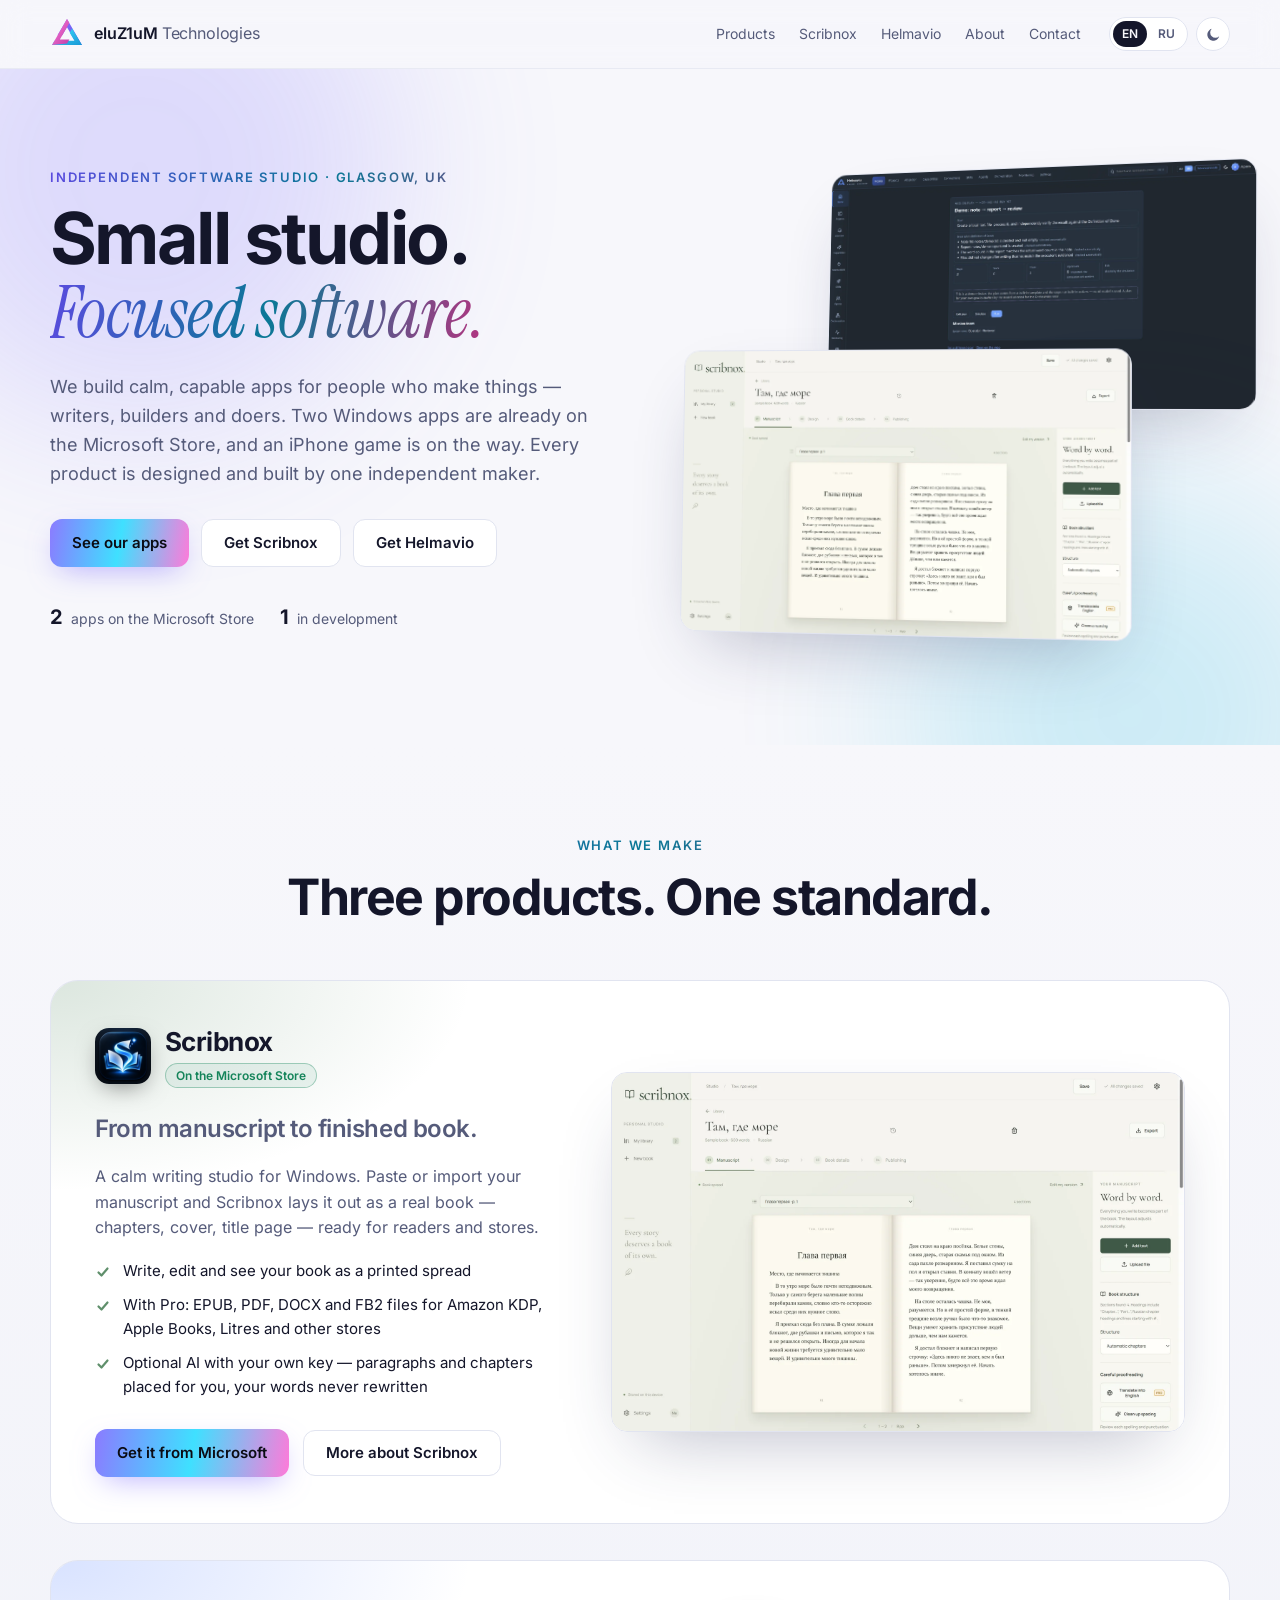
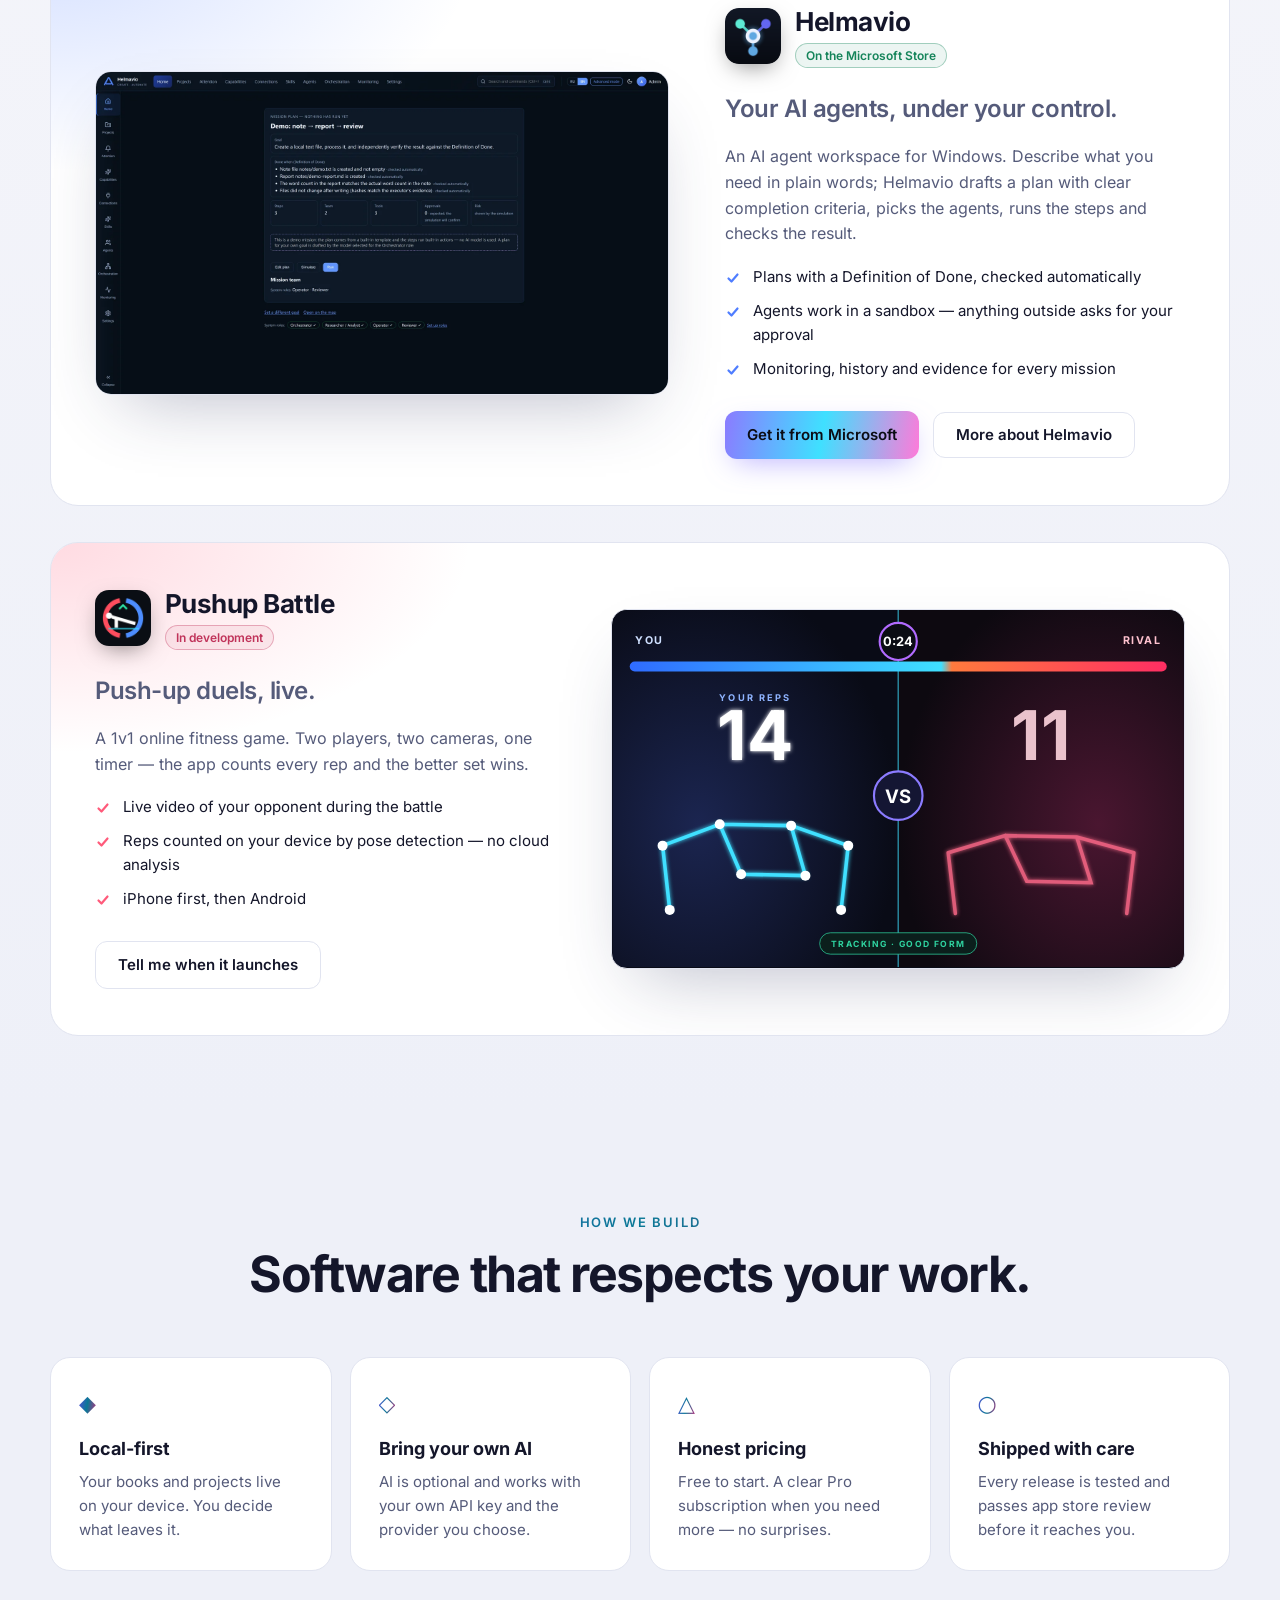
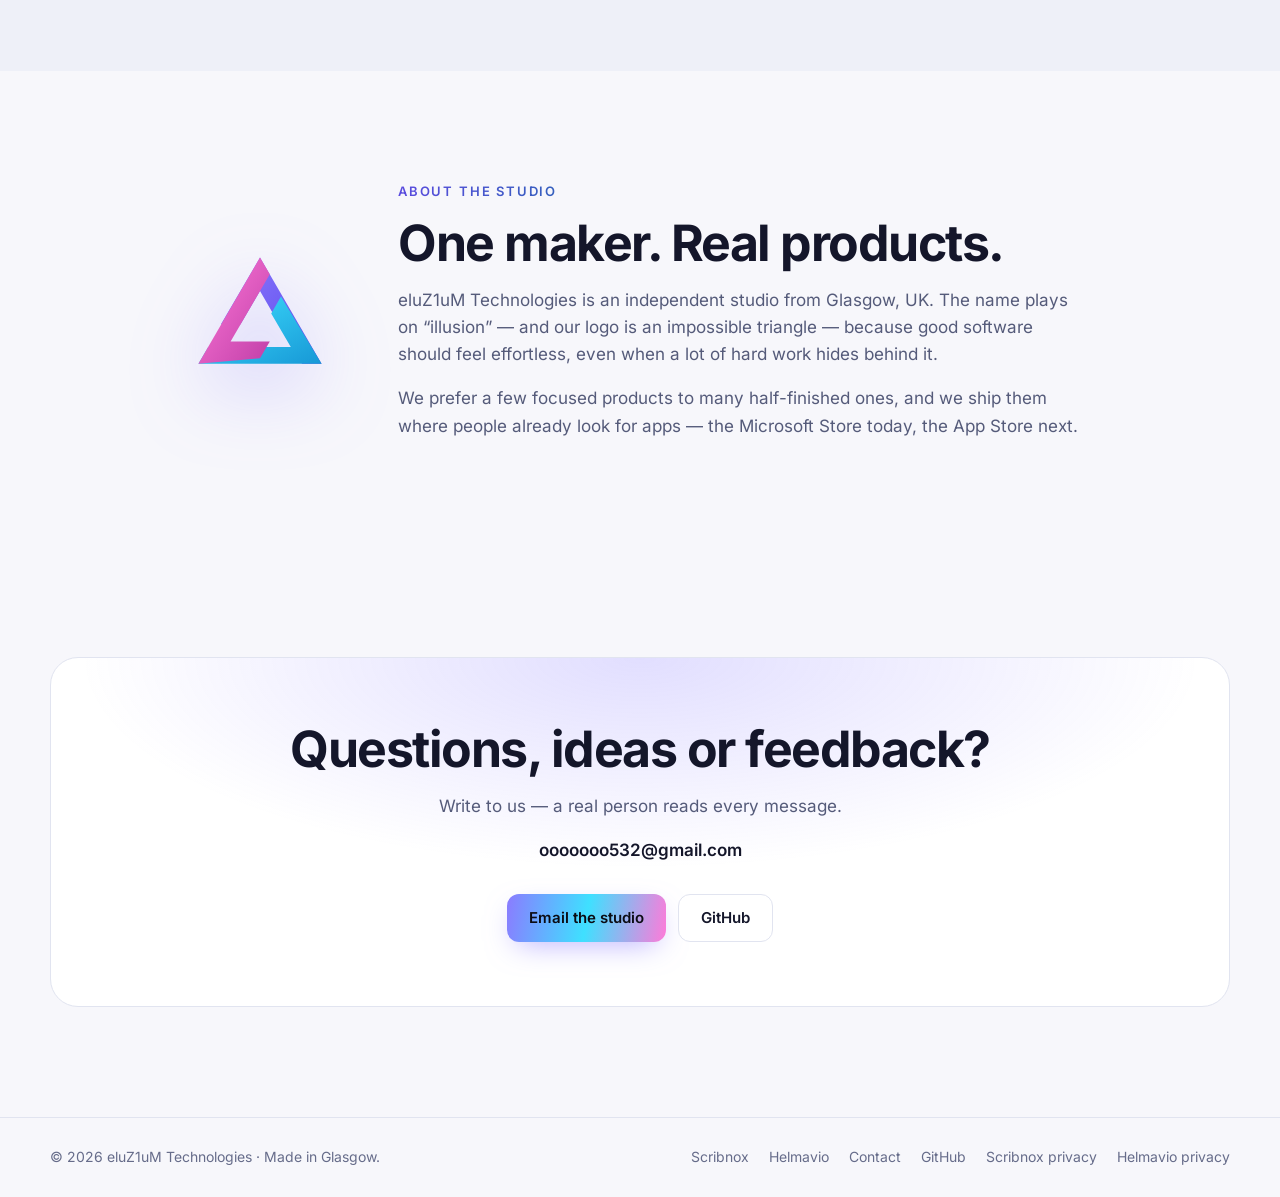
<file: index.html>
<!doctype html>
<html lang="en" data-ru-lang="ru" data-theme="dark">
<head>
<meta charset="utf-8">
<meta name="viewport" content="width=device-width, initial-scale=1">
<title data-i18n="meta.title">eluZ1uM Technologies — Small studio. Focused software.</title>
<meta name="description" content="eluZ1uM Technologies is an independent software studio from Glasgow: Scribnox for writers and Helmavio for AI agents on Windows, and Pushup Battle for iPhone." data-i18n-attr="content:meta.desc">
<link rel="canonical" href="https://eluz1um.github.io/" data-ru-href="https://eluz1um.github.io/ru/">
<link rel="alternate" hreflang="en" href="https://eluz1um.github.io/">
<link rel="alternate" hreflang="ru" href="https://eluz1um.github.io/ru/">
<link rel="alternate" hreflang="x-default" href="https://eluz1um.github.io/">
<meta property="og:site_name" content="eluZ1uM Technologies">
<meta property="og:title" content="eluZ1uM Technologies — Small studio. Focused software." data-i18n-attr="content:meta.title">
<meta property="og:description" content="Independent software studio building focused apps: Scribnox and Helmavio for Windows, Pushup Battle for iPhone." data-i18n-attr="content:meta.ogdesc">
<meta property="og:type" content="website">
<meta property="og:url" content="https://eluz1um.github.io/" data-ru-content="https://eluz1um.github.io/ru/">
<meta property="og:image" content="https://eluz1um.github.io/assets/og/home-en.png" data-ru-content="https://eluz1um.github.io/assets/og/home-ru.png">
<meta property="og:image:width" content="1200">
<meta property="og:image:height" content="630">
<meta property="og:locale" content="en_GB" data-ru-content="ru_RU">
<meta property="og:locale:alternate" content="ru_RU" data-ru-content="en_GB">
<meta name="twitter:card" content="summary_large_image">
<meta name="theme-color" content="#0b0c14">
<link rel="icon" href="assets/logo.svg" type="image/svg+xml">
<link rel="icon" href="assets/icons/favicon-32.png" sizes="32x32" type="image/png">
<link rel="apple-touch-icon" href="assets/icons/apple-touch-icon.png">
<link rel="preload" href="assets/fonts/inter-latin.woff2" data-ru-href="assets/fonts/inter-cyrillic.woff2" as="font" type="font/woff2" crossorigin>
<link rel="stylesheet" href="assets/styles.css">
<script>
  // Before first paint: theme (saved, else system) and language (saved, else browser → /ru/).
  (function () {
    var d = document.documentElement, t = null, l = null, ok = true;
    d.className = 'js';
    try { t = localStorage.getItem('elz-theme'); l = localStorage.getItem('elz-lang'); } catch (e) { ok = false; }
    d.dataset.theme = t || (matchMedia('(prefers-color-scheme: light)').matches ? 'light' : 'dark');
    var want = l || (/^ru\b/i.test(navigator.language || '') ? 'ru' : '');
    var alt = ok && want && want !== d.lang && document.querySelector('link[rel="alternate"][hreflang="' + want + '"]');
    if (alt) location.replace(new URL(alt.href).pathname + location.hash);
  })();
</script>
<script type="application/ld+json">
{"@context":"https://schema.org","@type":"Organization","name":"eluZ1uM Technologies","url":"https://eluz1um.github.io/","logo":"https://eluz1um.github.io/assets/eluZ1uM-logo.png","email":"ooooooo532@gmail.com","address":{"@type":"PostalAddress","addressLocality":"Glasgow","addressCountry":"GB"},"sameAs":["https://github.com/eluZ1uM"]}
</script>
</head>
<body>
<a class="skip" href="#products" data-i18n="skip">Skip to products</a>

<header class="nav">
  <div class="wrap nav-in">
    <a class="brand" href="#top" aria-label="eluZ1uM Technologies — home" data-i18n-attr="aria-label:brand.home">
      <img src="assets/logo.svg" alt="" width="34" height="34">
      <span>eluZ1uM <b>Technologies</b></span>
    </a>
    <nav class="links" id="links" aria-label="Main" data-i18n-attr="aria-label:nav.main">
      <a href="#products" data-i18n="nav.products">Products</a>
      <a href="scribnox/">Scribnox</a>
      <a href="helmavio/">Helmavio</a>
      <a href="#about" data-i18n="nav.about">About</a>
      <a href="#contact" data-i18n="nav.contact">Contact</a>
    </nav>
    <div class="tools">
      <a class="pill" id="lang" href="ru/" data-ru-href="../" hreflang="ru" data-ru-hreflang="en" aria-label="Русская версия" data-i18n-attr="aria-label:lang.switch"><span data-lang="en">EN</span><span data-lang="ru">RU</span></a>
      <button class="icon" id="theme" type="button" aria-label="Switch light / dark theme" data-i18n-attr="aria-label:theme">
        <svg class="sun" viewBox="0 0 24 24" aria-hidden="true"><circle cx="12" cy="12" r="4.5"/><path d="M12 1.5v3M12 19.5v3M1.5 12h3M19.5 12h3M4.6 4.6l2.1 2.1M17.3 17.3l2.1 2.1M4.6 19.4l2.1-2.1M17.3 6.7l2.1-2.1"/></svg>
        <svg class="moon" viewBox="0 0 24 24" aria-hidden="true"><path d="M20 14.5A8.5 8.5 0 1 1 9.5 4a7 7 0 0 0 10.5 10.5z"/></svg>
      </button>
      <button class="icon menu" id="menu" type="button" aria-expanded="false" aria-controls="links" aria-label="Menu" data-i18n-attr="aria-label:menu">
        <svg class="bars" viewBox="0 0 24 24" aria-hidden="true"><path d="M4 7h16M4 12h16M4 17h16"/></svg>
        <svg class="x" viewBox="0 0 24 24" aria-hidden="true"><path d="M6 6l12 12M18 6L6 18"/></svg>
      </button>
    </div>
  </div>
</header>

<main id="top">
  <!-- HERO -->
  <section class="hero">
    <div class="glow g1"></div><div class="glow g2"></div>
    <div class="wrap hero-in">
      <div class="hero-copy reveal">
        <p class="eyebrow" data-i18n="hero.eyebrow">Independent software studio · Glasgow, UK</p>
        <h1><span data-i18n="hero.h1a">Small studio.</span><br><em data-i18n="hero.h1b">Focused software.</em></h1>
        <p class="lead" data-i18n="hero.lead">We build calm, capable apps for people who make things — writers, builders and doers. Two Windows apps are already on the Microsoft Store, and an iPhone game is on the way. Every product is designed and built by one independent maker.</p>
        <div class="cta">
          <a class="btn primary" href="#products" data-i18n="hero.cta1">See our apps</a>
          <a class="btn ghost" href="https://apps.microsoft.com/detail/9PL5TT6W1RSF" target="_blank" rel="noopener" data-i18n="hero.cta2">Get Scribnox</a>
          <a class="btn ghost" href="https://apps.microsoft.com/detail/9NWDJV026M44" target="_blank" rel="noopener" data-i18n="hero.cta3">Get Helmavio</a>
        </div>
        <ul class="facts">
          <li><b>2</b> <span data-i18n="facts.live">apps on the Microsoft Store</span></li>
          <li><b>1</b> <span data-i18n="facts.dev">in development</span></li>
        </ul>
      </div>
      <div class="hero-art reveal" aria-hidden="true">
        <div class="shot back"><img src="assets/helmavio.webp" data-ru-src="assets/hm/ru-2-plan.webp" alt="" width="1600" height="900"></div>
        <div class="shot front"><img src="assets/scribnox.webp" data-ru-src="assets/sx/light.webp" data-ru-height="900" alt="" width="1600" height="1000" fetchpriority="high"></div>
      </div>
    </div>
  </section>

  <!-- PRODUCTS -->
  <section id="products" class="products">
    <div class="wrap">
      <header class="sec-head reveal">
        <p class="eyebrow" data-i18n="products.eyebrow">What we make</p>
        <h2 data-i18n="products.h2">Three products. One standard.</h2>
      </header>

      <!-- Scribnox -->
      <article class="product reveal" style="--accent:#5f8f6b">
        <div class="p-copy">
          <div class="p-name"><img src="assets/scribnox-icon.png" alt="" width="56" height="56"><div><h3><a href="scribnox/">Scribnox</a></h3><span class="tag live" data-i18n="tag.live">On the Microsoft Store</span></div></div>
          <p class="p-tagline" data-i18n="sx.tagline">From manuscript to finished book.</p>
          <p data-i18n="sx.text">A calm writing studio for Windows. Paste or import your manuscript and Scribnox lays it out as a real book — chapters, cover, title page — ready for readers and stores.</p>
          <ul class="ticks">
            <li data-i18n="sx.b1">Write, edit and see your book as a printed spread</li>
            <li data-i18n="sx.b2">With Pro: EPUB, PDF, DOCX and FB2 files for Amazon KDP, Apple Books, Litres and other stores</li>
            <li data-i18n="sx.b3">Optional AI with your own key — paragraphs and chapters placed for you, your words never rewritten</li>
          </ul>
          <div class="p-cta">
            <a class="store-badge" href="https://apps.microsoft.com/detail/9PL5TT6W1RSF?mode=full" target="_blank" rel="noopener"><img data-badge src="https://get.microsoft.com/images/en-us%20light.svg" data-ru-src="https://get.microsoft.com/images/ru%20light.svg" alt="Get Scribnox from Microsoft" data-i18n-attr="alt:badge.sx" width="166" height="52"></a>
            <a class="btn ghost more" href="scribnox/" data-i18n="more.sx">More about Scribnox</a>
          </div>
        </div>
        <figure class="p-shot"><img src="assets/scribnox.webp" data-ru-src="assets/sx/light.webp" data-ru-height="900" alt="Scribnox showing a book as a two-page spread" data-i18n-attr="alt:sx.alt" width="1600" height="1000" loading="lazy"></figure>
      </article>

      <!-- Helmavio -->
      <article class="product flip reveal" style="--accent:#4f7dff">
        <div class="p-copy">
          <div class="p-name"><img src="assets/helmavio-icon.png" alt="" width="56" height="56"><div><h3><a href="helmavio/">Helmavio</a></h3><span class="tag live" data-i18n="tag.live">On the Microsoft Store</span></div></div>
          <p class="p-tagline" data-i18n="hm.tagline">Your AI agents, under your control.</p>
          <p data-i18n="hm.text">An AI agent workspace for Windows. Describe what you need in plain words; Helmavio drafts a plan with clear completion criteria, picks the agents, runs the steps and checks the result.</p>
          <ul class="ticks">
            <li data-i18n="hm.b1">Plans with a Definition of Done, checked automatically</li>
            <li data-i18n="hm.b2">Agents work in a sandbox — anything outside asks for your approval</li>
            <li data-i18n="hm.b3">Monitoring, history and evidence for every mission</li>
          </ul>
          <div class="p-cta">
            <a class="store-badge" href="https://apps.microsoft.com/detail/9NWDJV026M44?mode=full" target="_blank" rel="noopener"><img data-badge src="https://get.microsoft.com/images/en-us%20light.svg" data-ru-src="https://get.microsoft.com/images/ru%20light.svg" alt="Get Helmavio from Microsoft" data-i18n-attr="alt:badge.hm" width="166" height="52"></a>
            <a class="btn ghost more" href="helmavio/" data-i18n="more.hm">More about Helmavio</a>
          </div>
        </div>
        <figure class="p-shot"><img src="assets/helmavio.webp" data-ru-src="assets/hm/ru-2-plan.webp" alt="Helmavio mission plan with completion criteria" data-i18n-attr="alt:hm.alt" width="1600" height="900" loading="lazy"></figure>
      </article>

      <!-- Pushup Battle -->
      <article class="product reveal" style="--accent:#ff5a7a">
        <div class="p-copy">
          <div class="p-name"><img src="assets/pushup-icon.png" alt="" width="56" height="56"><div><h3>Pushup Battle</h3><span class="tag dev" data-i18n="tag.dev">In development</span></div></div>
          <p class="p-tagline" data-i18n="pb.tagline">Push-up duels, live.</p>
          <p data-i18n="pb.text">A 1v1 online fitness game. Two players, two cameras, one timer — the app counts every rep and the better set wins.</p>
          <ul class="ticks">
            <li data-i18n="pb.b1">Live video of your opponent during the battle</li>
            <li data-i18n="pb.b2">Reps counted on your device by pose detection — no cloud analysis</li>
            <li data-i18n="pb.b3">iPhone first, then Android</li>
          </ul>
          <div class="p-cta"><a class="btn ghost" href="mailto:ooooooo532@gmail.com?subject=Pushup%20Battle" data-i18n="pb.cta">Tell me when it launches</a></div>
        </div>
        <figure class="p-shot battle" role="img" aria-label="Pushup Battle concept: two players, live rep counters and a timer" data-i18n-attr="aria-label:pb.alt">
          <svg viewBox="0 0 800 500" aria-hidden="true">
            <defs>
              <linearGradient id="bar" x1="0" x2="1"><stop offset="0" stop-color="#2f6bff"/><stop offset=".58" stop-color="#3fe0ff"/><stop offset=".6" stop-color="#ff7a3d"/><stop offset="1" stop-color="#ff2e63"/></linearGradient>
              <radialGradient id="l" cx=".3" cy=".6" r=".7"><stop offset="0" stop-color="#1b2550"/><stop offset="1" stop-color="#090b16"/></radialGradient>
              <radialGradient id="r" cx=".7" cy=".6" r=".7"><stop offset="0" stop-color="#4a1630"/><stop offset="1" stop-color="#0d0910"/></radialGradient>
              <filter id="gl"><feGaussianBlur stdDeviation="3" result="b"/><feMerge><feMergeNode in="b"/><feMergeNode in="SourceGraphic"/></feMerge></filter>
            </defs>
            <rect width="400" height="500" fill="url(#l)"/><rect x="400" width="400" height="500" fill="url(#r)"/>
            <rect x="399" width="2" height="500" fill="#3fe0ff" opacity=".6"/>
            <rect x="24" y="72" width="752" height="14" rx="7" fill="url(#bar)"/>
            <text x="32" y="48" fill="#cfe0ff" font-family="Inter,Arial" font-size="15" font-weight="700" letter-spacing="2" data-i18n="pb.svg.you">YOU</text>
            <text x="768" y="48" fill="#ffc2cf" font-family="Inter,Arial" font-size="15" font-weight="700" letter-spacing="2" text-anchor="end" data-i18n="pb.svg.rival">RIVAL</text>
            <circle cx="400" cy="44" r="26" fill="#0b0c14" stroke="#b26bff" stroke-width="3"/>
            <text x="400" y="51" fill="#fff" font-family="Inter,Arial" font-size="18" font-weight="700" text-anchor="middle">0:24</text>
            <!-- pose skeletons -->
            <g stroke="#3fe0ff" stroke-width="5" stroke-linecap="round" fill="none" filter="url(#gl)">
              <path d="M70 330 L150 300 L250 302 L330 330 M150 300 L180 370 L270 372 L250 302 M70 330 L80 420 M330 330 L320 420"/>
            </g>
            <g fill="#fff"><circle cx="70" cy="330" r="7"/><circle cx="150" cy="300" r="7"/><circle cx="250" cy="302" r="7"/><circle cx="330" cy="330" r="7"/><circle cx="180" cy="370" r="7"/><circle cx="270" cy="372" r="7"/><circle cx="80" cy="420" r="7"/><circle cx="320" cy="420" r="7"/></g>
            <g stroke="#ff6a8a" stroke-width="5" stroke-linecap="round" fill="none" opacity=".85" filter="url(#gl)">
              <path d="M470 340 L550 316 L650 318 L730 340 M550 316 L580 380 L670 382 L650 318 M470 340 L480 425 M730 340 L720 425"/>
            </g>
            <circle cx="400" cy="260" r="34" fill="#141633" stroke="#8b7bff" stroke-width="3"/>
            <text x="400" y="270" fill="#fff" font-family="Inter,Arial" font-size="26" font-weight="800" text-anchor="middle">VS</text>
            <text x="200" y="210" fill="#fff" font-family="Inter,Arial" font-size="96" font-weight="800" text-anchor="middle" filter="url(#gl)">14</text>
            <text x="600" y="210" fill="#ffd6df" font-family="Inter,Arial" font-size="96" font-weight="800" text-anchor="middle" opacity=".9">11</text>
            <text x="200" y="128" fill="#8fb4ff" font-family="Inter,Arial" font-size="13" font-weight="700" letter-spacing="3" text-anchor="middle" data-i18n="pb.svg.reps">YOUR REPS</text>
            <rect x="290" y="452" width="220" height="30" rx="15" fill="#0b1f1c" stroke="#2fd3a0"/>
            <text x="400" y="472" fill="#2fd3a0" font-family="Inter,Arial" font-size="12" font-weight="700" letter-spacing="2" text-anchor="middle" data-i18n="pb.svg.form">TRACKING · GOOD FORM</text>
          </svg>
        </figure>
      </article>
    </div>
  </section>

  <!-- PRINCIPLES -->
  <section id="principles" class="principles">
    <div class="wrap">
      <header class="sec-head reveal">
        <p class="eyebrow" data-i18n="pr.eyebrow">How we build</p>
        <h2 data-i18n="pr.h2">Software that respects your work.</h2>
      </header>
      <div class="cards">
        <div class="card reveal"><span class="ic" aria-hidden="true">◆</span><h3 data-i18n="pr.c1h">Local-first</h3><p data-i18n="pr.c1">Your books and projects live on your device. You decide what leaves it.</p></div>
        <div class="card reveal"><span class="ic" aria-hidden="true">◇</span><h3 data-i18n="pr.c2h">Bring your own AI</h3><p data-i18n="pr.c2">AI is optional and works with your own API key and the provider you choose.</p></div>
        <div class="card reveal"><span class="ic" aria-hidden="true">△</span><h3 data-i18n="pr.c3h">Honest pricing</h3><p data-i18n="pr.c3">Free to start. A clear Pro subscription when you need more — no surprises.</p></div>
        <div class="card reveal"><span class="ic" aria-hidden="true">○</span><h3 data-i18n="pr.c4h">Shipped with care</h3><p data-i18n="pr.c4">Every release is tested and passes app store review before it reaches you.</p></div>
      </div>
    </div>
  </section>

  <!-- ABOUT -->
  <section id="about" class="about">
    <div class="wrap about-in reveal">
      <img class="about-logo" src="assets/logo.svg" alt="" width="120" height="120">
      <div>
        <p class="eyebrow" data-i18n="ab.eyebrow">About the studio</p>
        <h2 data-i18n="ab.h2">One maker. Real products.</h2>
        <p data-i18n="ab.p1">eluZ1uM Technologies is an independent studio from Glasgow, UK. The name plays on “illusion” — and our logo is an impossible triangle — because good software should feel effortless, even when a lot of hard work hides behind it.</p>
        <p data-i18n="ab.p2">We prefer a few focused products to many half-finished ones, and we ship them where people already look for apps — the Microsoft Store today, the App Store next.</p>
      </div>
    </div>
  </section>

  <!-- CONTACT -->
  <section id="contact" class="contact">
    <div class="wrap contact-in reveal">
      <h2 data-i18n="ct.h2">Questions, ideas or feedback?</h2>
      <p data-i18n="ct.p">Write to us — a real person reads every message.</p>
      <p class="mail"><a href="mailto:ooooooo532@gmail.com">ooooooo532@gmail.com</a></p>
      <div class="cta center">
        <a class="btn primary" href="mailto:ooooooo532@gmail.com" data-i18n="ct.btn">Email the studio</a>
        <a class="btn ghost" href="https://github.com/eluZ1uM" target="_blank" rel="noopener">GitHub</a>
      </div>
    </div>
  </section>
</main>

<footer class="foot">
  <div class="wrap foot-in">
    <span>© <span id="year">2026</span> eluZ1uM Technologies · <span data-i18n="ft.made">Made in Glasgow.</span></span>
    <nav aria-label="Footer" data-i18n-attr="aria-label:ft.nav">
      <a href="scribnox/">Scribnox</a>
      <a href="helmavio/">Helmavio</a>
      <a href="#contact" data-i18n="nav.contact">Contact</a>
      <a href="https://github.com/eluZ1uM" target="_blank" rel="noopener">GitHub</a>
      <a href="https://eluz1um.github.io/scribnox-privacy/" data-ru-href="https://eluz1um.github.io/scribnox-privacy/ru.html" data-i18n="ft.privacy.sx">Scribnox privacy</a>
      <a href="https://eluz1um.github.io/helmavio-privacy/privacy.html" data-ru-href="https://eluz1um.github.io/helmavio-privacy/privacy.html#russian" data-i18n="ft.privacy.hm">Helmavio privacy</a>
    </nav>
  </div>
</footer>

<script src="assets/site.js"></script>
</body>
</html>
</file>
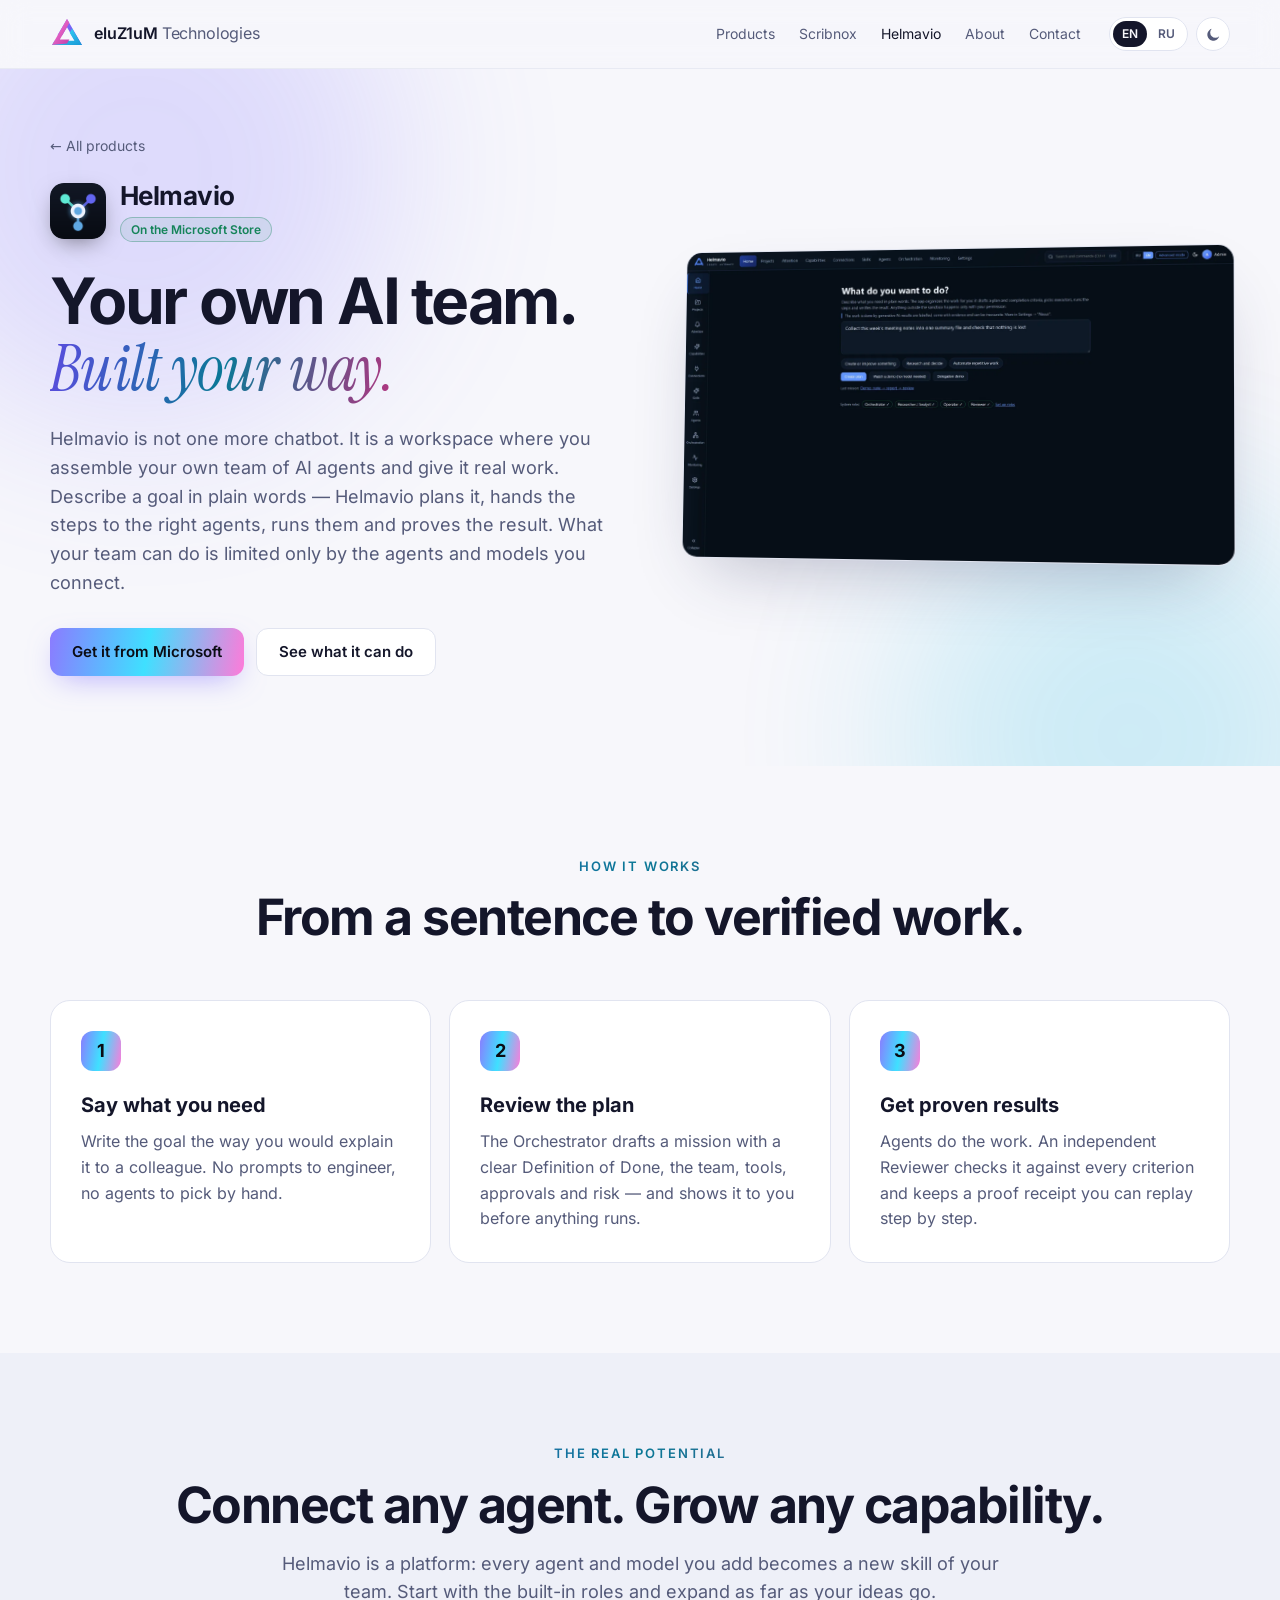
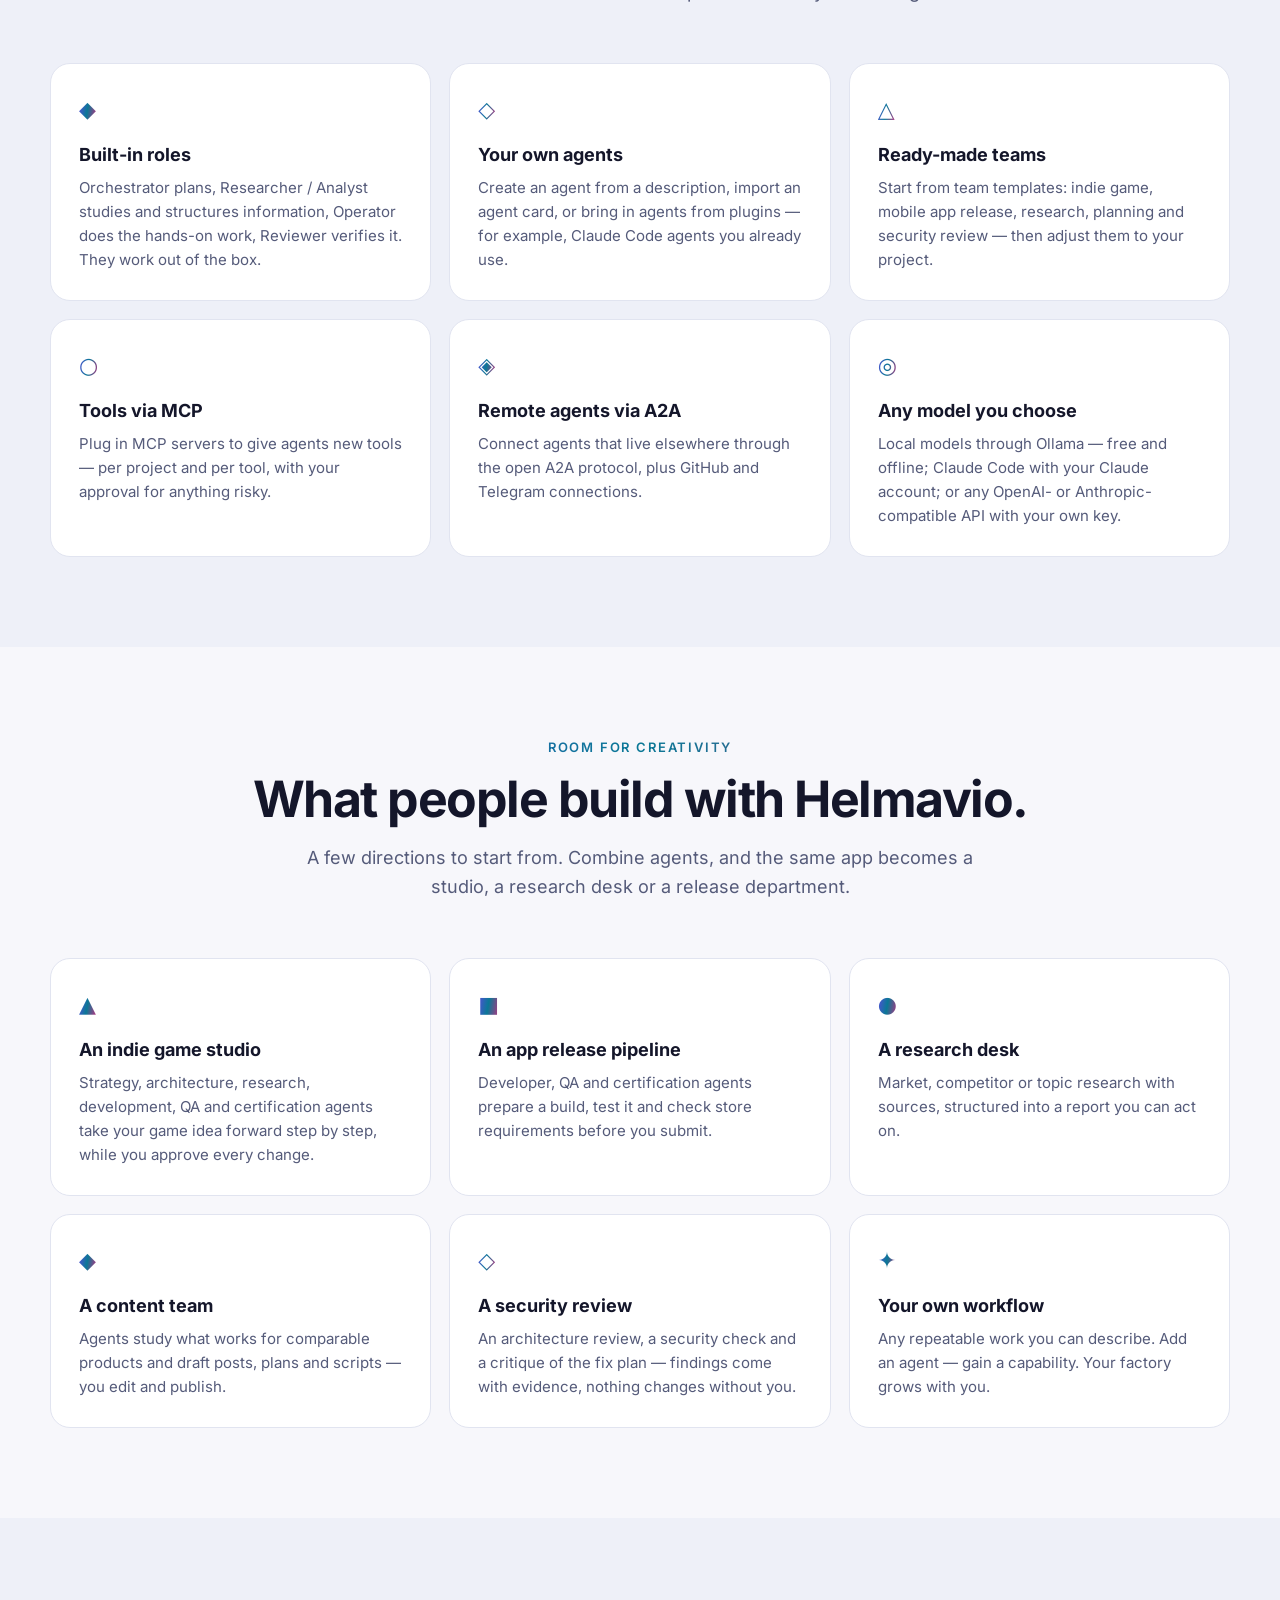
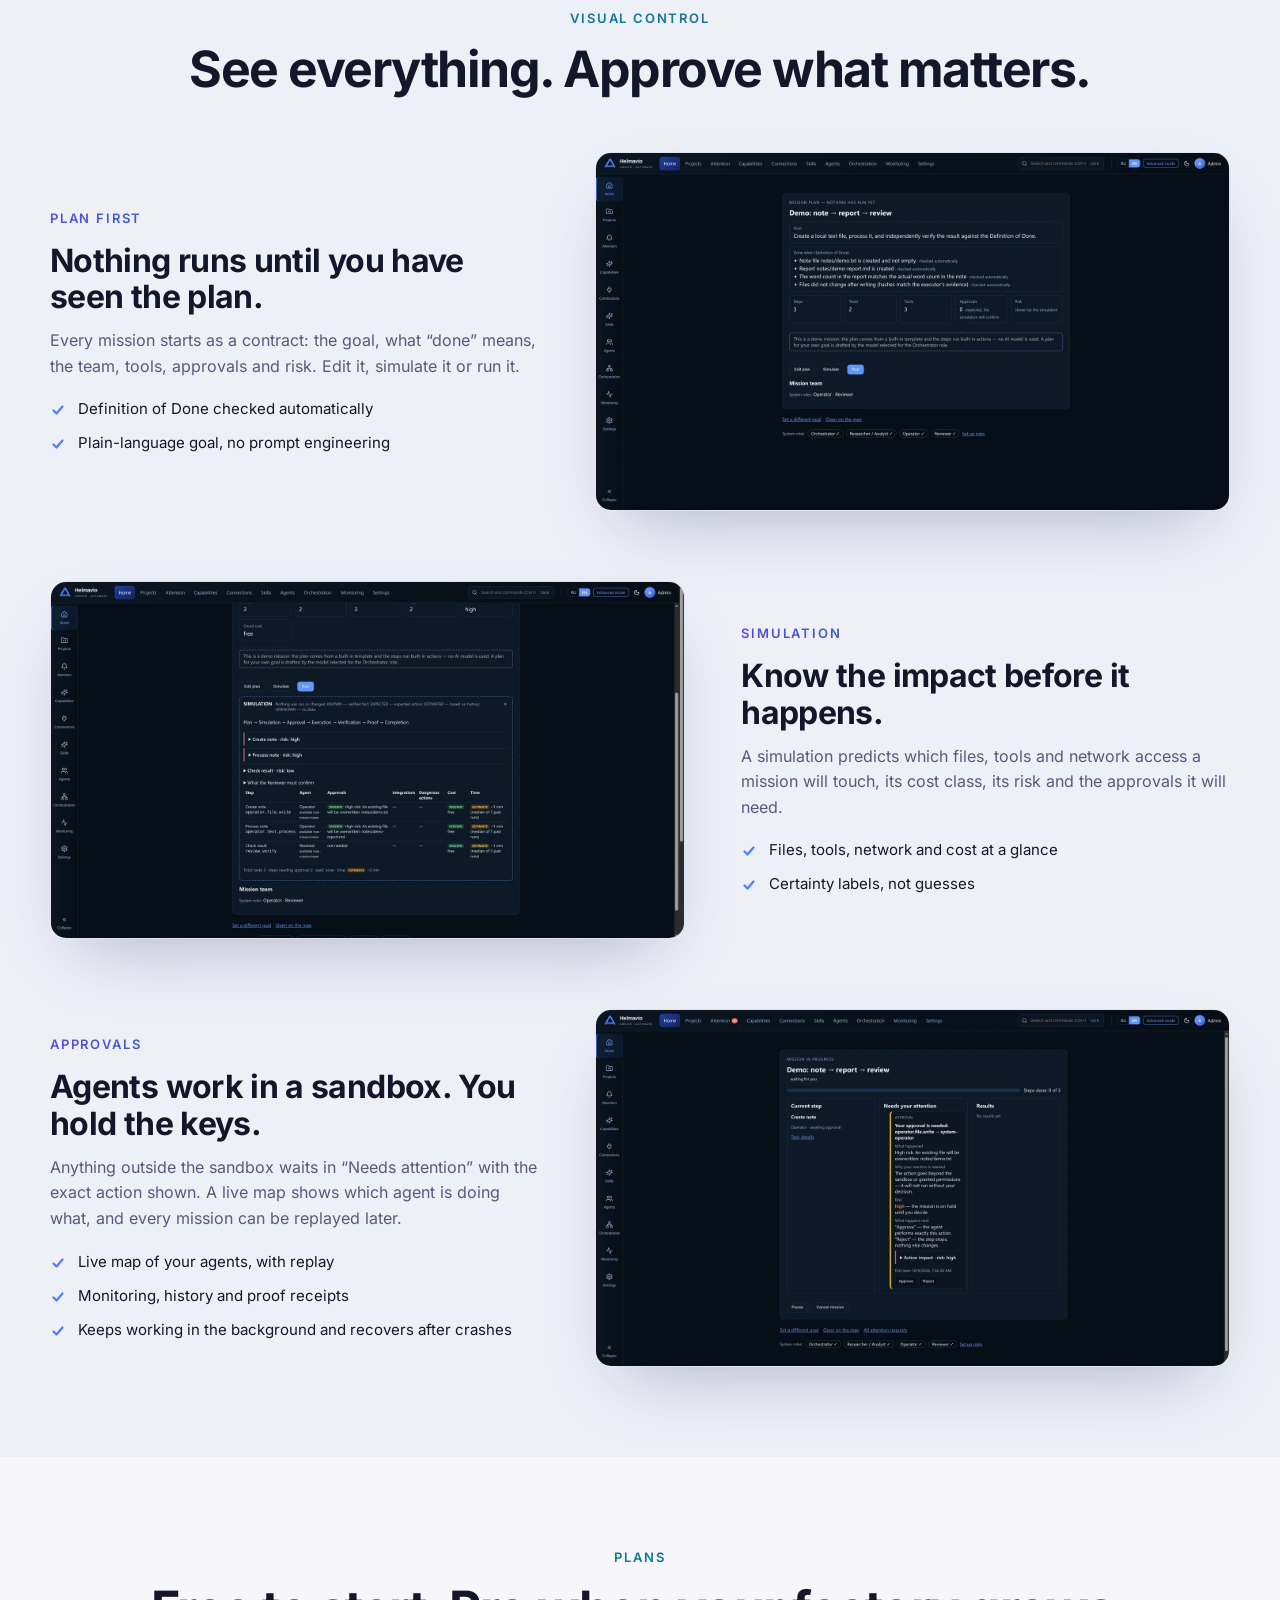
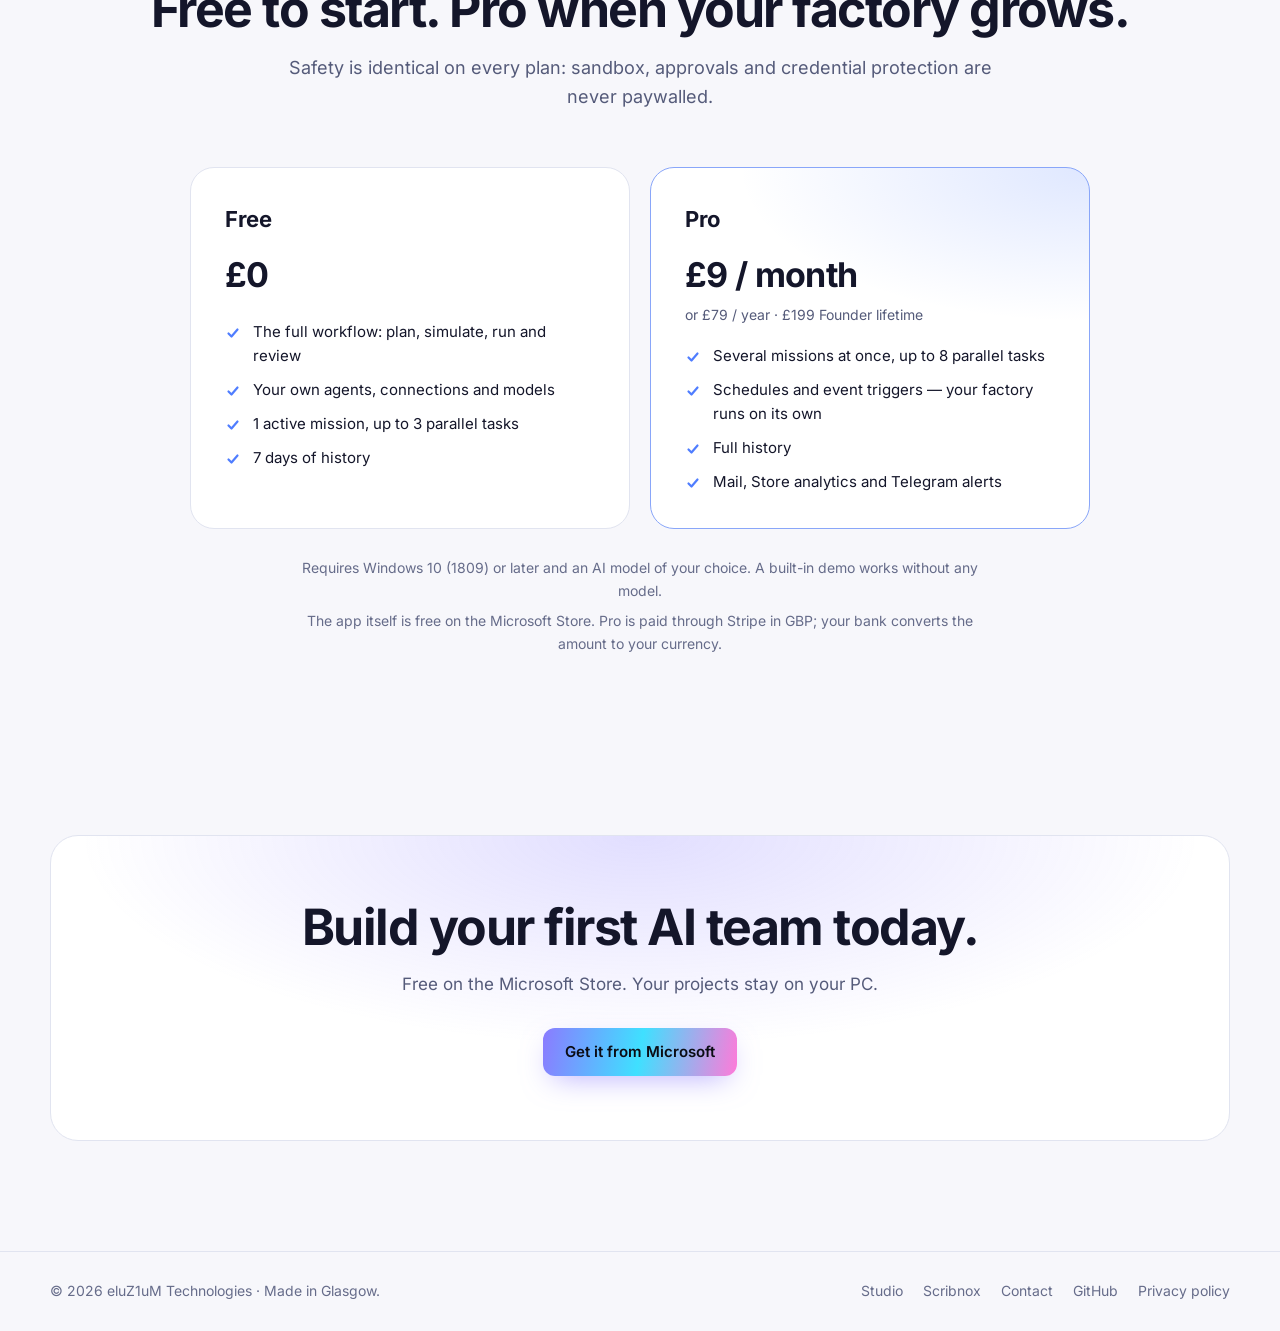
<file: helmavio/index.html>
<!doctype html>
<html lang="en" data-ru-lang="ru" data-theme="dark">
<head>
<meta charset="utf-8">
<meta name="viewport" content="width=device-width, initial-scale=1">
<title data-i18n="hm.meta.title">Helmavio — your own AI team for Windows</title>
<meta name="description" content="Helmavio is an AI agent workspace for Windows: describe a goal, and your own team of agents plans, runs and proves the work — with your approval." data-i18n-attr="content:hm.meta.desc">
<link rel="canonical" href="https://eluz1um.github.io/helmavio/" data-ru-href="https://eluz1um.github.io/ru/helmavio/">
<link rel="alternate" hreflang="en" href="https://eluz1um.github.io/helmavio/">
<link rel="alternate" hreflang="ru" href="https://eluz1um.github.io/ru/helmavio/">
<link rel="alternate" hreflang="x-default" href="https://eluz1um.github.io/helmavio/">
<meta property="og:site_name" content="eluZ1uM Technologies">
<meta property="og:title" content="Helmavio — your own AI team for Windows" data-i18n-attr="content:hm.meta.title">
<meta property="og:description" content="An AI agent workspace for Windows: describe a goal, and your own team of agents plans, runs and proves the work — with your approval." data-i18n-attr="content:hm.meta.ogdesc">
<meta property="og:type" content="website">
<meta property="og:url" content="https://eluz1um.github.io/helmavio/" data-ru-content="https://eluz1um.github.io/ru/helmavio/">
<meta property="og:image" content="https://eluz1um.github.io/assets/og/helmavio-en.png" data-ru-content="https://eluz1um.github.io/assets/og/helmavio-ru.png">
<meta property="og:image:width" content="1200">
<meta property="og:image:height" content="630">
<meta property="og:locale" content="en_GB" data-ru-content="ru_RU">
<meta property="og:locale:alternate" content="ru_RU" data-ru-content="en_GB">
<meta name="twitter:card" content="summary_large_image">
<meta name="theme-color" content="#0b0c14">
<link rel="icon" href="../assets/logo.svg" type="image/svg+xml">
<link rel="icon" href="../assets/icons/favicon-32.png" sizes="32x32" type="image/png">
<link rel="apple-touch-icon" href="../assets/icons/apple-touch-icon.png">
<link rel="preload" href="../assets/fonts/inter-latin.woff2" data-ru-href="../assets/fonts/inter-cyrillic.woff2" as="font" type="font/woff2" crossorigin>
<link rel="stylesheet" href="../assets/styles.css">
<script>
  // Before first paint: theme (saved, else system) and language (saved, else browser → /ru/).
  (function () {
    var d = document.documentElement, t = null, l = null, ok = true;
    d.className = 'js';
    try { t = localStorage.getItem('elz-theme'); l = localStorage.getItem('elz-lang'); } catch (e) { ok = false; }
    d.dataset.theme = t || (matchMedia('(prefers-color-scheme: light)').matches ? 'light' : 'dark');
    var want = l || (/^ru\b/i.test(navigator.language || '') ? 'ru' : '');
    var alt = ok && want && want !== d.lang && document.querySelector('link[rel="alternate"][hreflang="' + want + '"]');
    if (alt) location.replace(new URL(alt.href).pathname + location.hash);
  })();
</script>
<script type="application/ld+json">
{"@context":"https://schema.org","@type":"SoftwareApplication","name":"Helmavio","url":"https://eluz1um.github.io/helmavio/","downloadUrl":"https://apps.microsoft.com/detail/9NWDJV026M44","image":"https://eluz1um.github.io/assets/helmavio.webp","operatingSystem":"Windows 10 (1809) or later","applicationCategory":"BusinessApplication","offers":{"@type":"Offer","price":"0","priceCurrency":"GBP"},"publisher":{"@type":"Organization","name":"eluZ1uM Technologies","url":"https://eluz1um.github.io/"}}
</script>
</head>
<body class="subpage" style="--accent:#4f7dff">
<a class="skip" href="#main" data-i18n="skip.main">Skip to content</a>
<header class="nav">
  <div class="wrap nav-in">
    <a class="brand" href="../" aria-label="eluZ1uM Technologies — home" data-i18n-attr="aria-label:brand.home">
      <img src="../assets/logo.svg" alt="" width="34" height="34">
      <span>eluZ1uM <b>Technologies</b></span>
    </a>
    <nav class="links" id="links" aria-label="Main" data-i18n-attr="aria-label:nav.main">
      <a href="../#products" data-i18n="nav.products">Products</a>
      <a href="../scribnox/">Scribnox</a>
      <a href="../helmavio/" aria-current="page">Helmavio</a>
      <a href="../#about" data-i18n="nav.about">About</a>
      <a href="../#contact" data-i18n="nav.contact">Contact</a>
    </nav>
    <div class="tools">
      <a class="pill" id="lang" href="../ru/helmavio/" data-ru-href="../../helmavio/" hreflang="ru" data-ru-hreflang="en" aria-label="Русская версия" data-i18n-attr="aria-label:lang.switch"><span data-lang="en">EN</span><span data-lang="ru">RU</span></a>
      <button class="icon" id="theme" type="button" aria-label="Switch light / dark theme" data-i18n-attr="aria-label:theme">
        <svg class="sun" viewBox="0 0 24 24" aria-hidden="true"><circle cx="12" cy="12" r="4.5"/><path d="M12 1.5v3M12 19.5v3M1.5 12h3M19.5 12h3M4.6 4.6l2.1 2.1M17.3 17.3l2.1 2.1M4.6 19.4l2.1-2.1M17.3 6.7l2.1-2.1"/></svg>
        <svg class="moon" viewBox="0 0 24 24" aria-hidden="true"><path d="M20 14.5A8.5 8.5 0 1 1 9.5 4a7 7 0 0 0 10.5 10.5z"/></svg>
      </button>
      <button class="icon menu" id="menu" type="button" aria-expanded="false" aria-controls="links" aria-label="Menu" data-i18n-attr="aria-label:menu">
        <svg class="bars" viewBox="0 0 24 24" aria-hidden="true"><path d="M4 7h16M4 12h16M4 17h16"/></svg>
        <svg class="x" viewBox="0 0 24 24" aria-hidden="true"><path d="M6 6l12 12M18 6L6 18"/></svg>
      </button>
    </div>
  </div>
</header>
<main id="main">

<section class="hero sub-hero">
  <div class="glow g1"></div><div class="glow g2"></div>
  <div class="wrap hero-in">
    <div class="hero-copy reveal">
      <a class="back" href="../#products" data-i18n="sub.back">← All products</a>
      <div class="p-name"><img src="../assets/helmavio-icon.png" alt="" width="56" height="56"><div><p class="p-title">Helmavio</p><span class="tag live" data-i18n="tag.live">On the Microsoft Store</span></div></div>
      <h1><span data-i18n="hm.h1a">Your own AI team.</span><br><em data-i18n="hm.h1b">Built your way.</em></h1>
      <p class="lead" data-i18n="hm.lead">Helmavio is not one more chatbot. It is a workspace where you assemble your own team of AI agents and give it real work. Describe a goal in plain words — Helmavio plans it, hands the steps to the right agents, runs them and proves the result. What your team can do is limited only by the agents and models you connect.</p>
      <div class="cta"><a class="store-badge" href="https://apps.microsoft.com/detail/9NWDJV026M44?mode=full" target="_blank" rel="noopener"><img data-badge src="https://get.microsoft.com/images/en-us%20light.svg" data-ru-src="https://get.microsoft.com/images/ru%20light.svg" alt="Get Helmavio from Microsoft" data-i18n-attr="alt:badge.hm" width="166" height="52"></a><a class="btn ghost" href="#potential" data-i18n="hm.cta2">See what it can do</a></div>
    </div>
    <div class="hero-art single reveal" aria-hidden="true"><div class="shot front"><img src="../assets/hm/en-1-home.webp" data-ru-src="../assets/hm/ru-1-home.webp" alt="" width="1600" height="900" fetchpriority="high"></div></div>
  </div>
</section>

<section class="band">
  <div class="wrap">
    <header class="sec-head reveal"><p class="eyebrow" data-i18n="hm.how.eye">How it works</p><h2 data-i18n="hm.how.h2">From a sentence to verified work.</h2></header>
    <ol class="steps">
      <li class="reveal"><b>1</b><h3 data-i18n="hm.s1h">Say what you need</h3><p data-i18n="hm.s1p">Write the goal the way you would explain it to a colleague. No prompts to engineer, no agents to pick by hand.</p></li>
      <li class="reveal"><b>2</b><h3 data-i18n="hm.s2h">Review the plan</h3><p data-i18n="hm.s2p">The Orchestrator drafts a mission with a clear Definition of Done, the team, tools, approvals and risk — and shows it to you before anything runs.</p></li>
      <li class="reveal"><b>3</b><h3 data-i18n="hm.s3h">Get proven results</h3><p data-i18n="hm.s3p">Agents do the work. An independent Reviewer checks it against every criterion and keeps a proof receipt you can replay step by step.</p></li>
    </ol>
  </div>
</section>

<section id="potential" class="band alt">
  <div class="wrap">
    <header class="sec-head reveal"><p class="eyebrow" data-i18n="hm.pot.eye">The real potential</p><h2 data-i18n="hm.pot.h2">Connect any agent. Grow any capability.</h2><p class="sec-lead" data-i18n="hm.pot.lead">Helmavio is a platform: every agent and model you add becomes a new skill of your team. Start with the built-in roles and expand as far as your ideas go.</p></header>
    <div class="cards c3">
      <div class="card reveal"><span class="ic" aria-hidden="true">◆</span><h3 data-i18n="hm.c1h">Built-in roles</h3><p data-i18n="hm.c1p">Orchestrator plans, Researcher / Analyst studies and structures information, Operator does the hands-on work, Reviewer verifies it. They work out of the box.</p></div>
      <div class="card reveal"><span class="ic" aria-hidden="true">◇</span><h3 data-i18n="hm.c2h">Your own agents</h3><p data-i18n="hm.c2p">Create an agent from a description, import an agent card, or bring in agents from plugins — for example, Claude Code agents you already use.</p></div>
      <div class="card reveal"><span class="ic" aria-hidden="true">△</span><h3 data-i18n="hm.c3h">Ready-made teams</h3><p data-i18n="hm.c3p">Start from team templates: indie game, mobile app release, research, planning and security review — then adjust them to your project.</p></div>
      <div class="card reveal"><span class="ic" aria-hidden="true">○</span><h3 data-i18n="hm.c4h">Tools via MCP</h3><p data-i18n="hm.c4p">Plug in MCP servers to give agents new tools — per project and per tool, with your approval for anything risky.</p></div>
      <div class="card reveal"><span class="ic" aria-hidden="true">◈</span><h3 data-i18n="hm.c5h">Remote agents via A2A</h3><p data-i18n="hm.c5p">Connect agents that live elsewhere through the open A2A protocol, plus GitHub and Telegram connections.</p></div>
      <div class="card reveal"><span class="ic" aria-hidden="true">◎</span><h3 data-i18n="hm.c6h">Any model you choose</h3><p data-i18n="hm.c6p">Local models through Ollama — free and offline; Claude Code with your Claude account; or any OpenAI- or Anthropic-compatible API with your own key.</p></div>
    </div>
  </div>
</section>

<section class="band">
  <div class="wrap">
    <header class="sec-head reveal"><p class="eyebrow" data-i18n="hm.ideas.eye">Room for creativity</p><h2 data-i18n="hm.ideas.h2">What people build with Helmavio.</h2><p class="sec-lead" data-i18n="hm.ideas.lead">A few directions to start from. Combine agents, and the same app becomes a studio, a research desk or a release department.</p></header>
    <div class="cards c3">
      <div class="card reveal"><span class="ic" aria-hidden="true">▲</span><h3 data-i18n="hm.i1h">An indie game studio</h3><p data-i18n="hm.i1p">Strategy, architecture, research, development, QA and certification agents take your game idea forward step by step, while you approve every change.</p></div>
      <div class="card reveal"><span class="ic" aria-hidden="true">■</span><h3 data-i18n="hm.i2h">An app release pipeline</h3><p data-i18n="hm.i2p">Developer, QA and certification agents prepare a build, test it and check store requirements before you submit.</p></div>
      <div class="card reveal"><span class="ic" aria-hidden="true">●</span><h3 data-i18n="hm.i3h">A research desk</h3><p data-i18n="hm.i3p">Market, competitor or topic research with sources, structured into a report you can act on.</p></div>
      <div class="card reveal"><span class="ic" aria-hidden="true">◆</span><h3 data-i18n="hm.i4h">A content team</h3><p data-i18n="hm.i4p">Agents study what works for comparable products and draft posts, plans and scripts — you edit and publish.</p></div>
      <div class="card reveal"><span class="ic" aria-hidden="true">◇</span><h3 data-i18n="hm.i5h">A security review</h3><p data-i18n="hm.i5p">An architecture review, a security check and a critique of the fix plan — findings come with evidence, nothing changes without you.</p></div>
      <div class="card reveal"><span class="ic" aria-hidden="true">✦</span><h3 data-i18n="hm.i6h">Your own workflow</h3><p data-i18n="hm.i6p">Any repeatable work you can describe. Add an agent — gain a capability. Your factory grows with you.</p></div>
    </div>
  </div>
</section>

<section class="band alt">
  <div class="wrap">
    <header class="sec-head reveal"><p class="eyebrow" data-i18n="hm.ctrl.eye">Visual control</p><h2 data-i18n="hm.ctrl.h2">See everything. Approve what matters.</h2></header>
    <article class="feature reveal">
      <div class="f-copy"><p class="eyebrow" data-i18n="hm.f1.eye">Plan first</p><h3 data-i18n="hm.f1.h">Nothing runs until you have seen the plan.</h3><p data-i18n="hm.f1.p">Every mission starts as a contract: the goal, what “done” means, the team, tools, approvals and risk. Edit it, simulate it or run it.</p><ul class="ticks"><li data-i18n="hm.f1.b1">Definition of Done checked automatically</li><li data-i18n="hm.f1.b2">Plain-language goal, no prompt engineering</li></ul></div>
      <figure class="p-shot"><img src="../assets/hm/en-2-plan.webp" data-ru-src="../assets/hm/ru-2-plan.webp" alt="Mission plan with Definition of Done" data-i18n-attr="alt:hm.f1.alt" width="1600" height="900" loading="lazy"></figure>
    </article>
    <article class="feature flip reveal">
      <div class="f-copy"><p class="eyebrow" data-i18n="hm.f2.eye">Simulation</p><h3 data-i18n="hm.f2.h">Know the impact before it happens.</h3><p data-i18n="hm.f2.p">A simulation predicts which files, tools and network access a mission will touch, its cost class, its risk and the approvals it will need.</p><ul class="ticks"><li data-i18n="hm.f2.b1">Files, tools, network and cost at a glance</li><li data-i18n="hm.f2.b2">Certainty labels, not guesses</li></ul></div>
      <figure class="p-shot"><img src="../assets/hm/en-3-simulation.webp" data-ru-src="../assets/hm/ru-3-simulation.webp" alt="Simulation report" data-i18n-attr="alt:hm.f2.alt" width="1600" height="900" loading="lazy"></figure>
    </article>
    <article class="feature reveal">
      <div class="f-copy"><p class="eyebrow" data-i18n="hm.f3.eye">Approvals</p><h3 data-i18n="hm.f3.h">Agents work in a sandbox. You hold the keys.</h3><p data-i18n="hm.f3.p">Anything outside the sandbox waits in “Needs attention” with the exact action shown. A live map shows which agent is doing what, and every mission can be replayed later.</p><ul class="ticks"><li data-i18n="hm.f3.b1">Live map of your agents, with replay</li><li data-i18n="hm.f3.b2">Monitoring, history and proof receipts</li><li data-i18n="hm.f3.b3">Keeps working in the background and recovers after crashes</li></ul></div>
      <figure class="p-shot"><img src="../assets/hm/en-4-approval.webp" data-ru-src="../assets/hm/ru-4-approval.webp" alt="Approval request in Needs attention" data-i18n-attr="alt:hm.f3.alt" width="1600" height="900" loading="lazy"></figure>
    </article>
  </div>
</section>

<section id="plans" class="band">
  <div class="wrap">
    <header class="sec-head reveal"><p class="eyebrow" data-i18n="hm.plans.eye">Plans</p><h2 data-i18n="hm.plans.h2">Free to start. Pro when your factory grows.</h2><p class="sec-lead" data-i18n="hm.plans.lead">Safety is identical on every plan: sandbox, approvals and credential protection are never paywalled.</p></header>
    <div class="plans">
      <div class="plan reveal"><h3 data-i18n="hm.free.h">Free</h3><p class="price">£0</p><ul class="ticks"><li data-i18n="hm.free.b1">The full workflow: plan, simulate, run and review</li><li data-i18n="hm.free.b2">Your own agents, connections and models</li><li data-i18n="hm.free.b3">1 active mission, up to 3 parallel tasks</li><li data-i18n="hm.free.b4">7 days of history</li></ul></div>
      <div class="plan pro reveal"><h3>Pro</h3><p class="price" data-i18n="hm.pro.p">£9 / month</p><p class="price-alt" data-i18n="hm.pro.alt">or £79 / year · £199 Founder lifetime</p><ul class="ticks"><li data-i18n="hm.pro.b1">Several missions at once, up to 8 parallel tasks</li><li data-i18n="hm.pro.b2">Schedules and event triggers — your factory runs on its own</li><li data-i18n="hm.pro.b3">Full history</li><li data-i18n="hm.pro.b4">Mail, Store analytics and Telegram alerts</li></ul></div>
    </div>
    <p class="note" data-i18n="hm.req">Requires Windows 10 (1809) or later and an AI model of your choice. A built-in demo works without any model.</p>
    <p class="note" data-i18n="price.note">The app itself is free on the Microsoft Store. Pro is paid through Stripe in GBP; your bank converts the amount to your currency.</p>
  </div>
</section>

<section class="contact">
  <div class="wrap contact-in reveal">
    <h2 data-i18n="hm.end.h">Build your first AI team today.</h2>
    <p data-i18n="hm.end.p">Free on the Microsoft Store. Your projects stay on your PC.</p>
    <div class="cta center"><a class="store-badge" href="https://apps.microsoft.com/detail/9NWDJV026M44?mode=full" target="_blank" rel="noopener"><img data-badge src="https://get.microsoft.com/images/en-us%20light.svg" data-ru-src="https://get.microsoft.com/images/ru%20light.svg" alt="Get Helmavio from Microsoft" data-i18n-attr="alt:badge.hm" width="166" height="52" loading="lazy"></a></div>
  </div>
</section>

</main>
<footer class="foot">
  <div class="wrap foot-in">
    <span>© <span id="year">2026</span> eluZ1uM Technologies · <span data-i18n="ft.made">Made in Glasgow.</span></span>
    <nav aria-label="Footer" data-i18n-attr="aria-label:ft.nav">
      <a href="../" data-i18n="ft.home">Studio</a>
      <a href="../scribnox/">Scribnox</a>
      <a href="../#contact" data-i18n="nav.contact">Contact</a>
      <a href="https://github.com/eluZ1uM" target="_blank" rel="noopener">GitHub</a>
      <a href="https://eluz1um.github.io/helmavio-privacy/privacy.html" data-ru-href="https://eluz1um.github.io/helmavio-privacy/privacy.html#russian" data-i18n="ft.privacy">Privacy policy</a>
    </nav>
  </div>
</footer>
<script src="../assets/site.js"></script>
</body>
</html>
</file>
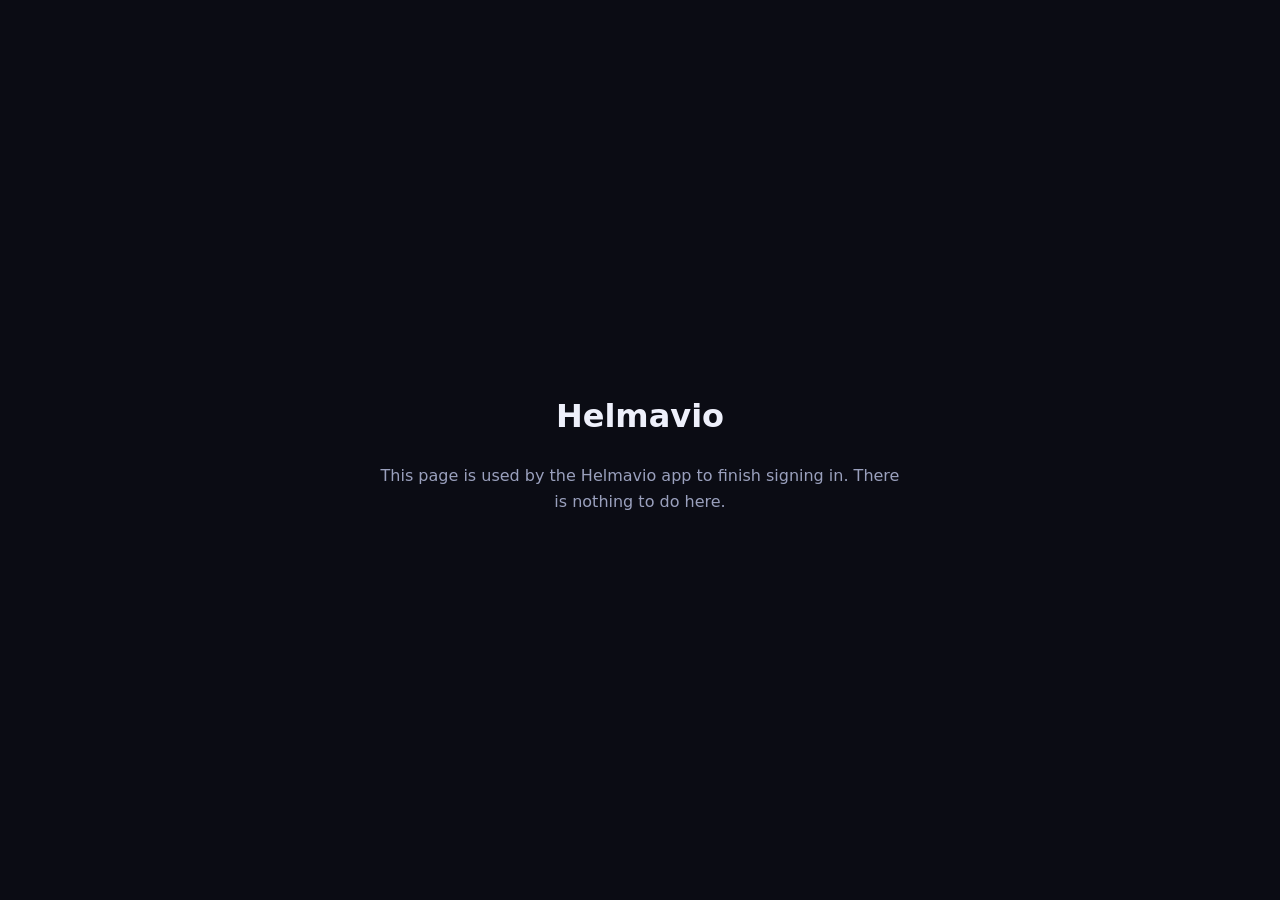
<file: oauth/index.html>
<!doctype html>
<html lang="en">
<head>
<meta charset="utf-8">
<meta name="viewport" content="width=device-width, initial-scale=1">
<meta name="robots" content="noindex">
<title>Helmavio sign-in</title>
<style>
  :root { color-scheme: dark light; }
  body { margin: 0; min-height: 100vh; display: grid; place-items: center; background: #0b0c14; color: #eef0fb; font: 16px/1.6 system-ui, "Segoe UI", sans-serif; padding: 24px; box-sizing: border-box; }
  main { max-width: 520px; text-align: center; }
  p { color: #9aa0bd; }
</style>
</head>
<body>
<main>
  <h1>Helmavio</h1>
  <p id="msg">Returning to Helmavio on this computer…</p>
</main>
<script>
  // Sign-in relay for the Helmavio desktop app: LinkedIn and Instagram send the
  // owner back here; this page only forwards the one-time code to Helmavio on the
  // same computer (127.0.0.1). Nothing is stored or sent anywhere else.
  (function () {
    var q = new URLSearchParams(location.search);
    var out = new URLSearchParams();
    ['code', 'state', 'error', 'error_description'].forEach(function (k) { if (q.has(k)) out.set(k, q.get(k)); });
    if (!out.has('state')) { document.getElementById('msg').textContent = 'This page is used by the Helmavio app to finish signing in. There is nothing to do here.'; return; }
    // Helmavio puts its local port at the start of state: "<port>.<random>".
    var m = /^(\d{4,5})\./.exec(out.get('state'));
    var port = m && +m[1] >= 1024 && +m[1] <= 65535 ? m[1] : '53682';
    location.replace('http://127.0.0.1:' + port + '/oauth/callback?' + out.toString());
  })();
</script>
</body>
</html>
</file>
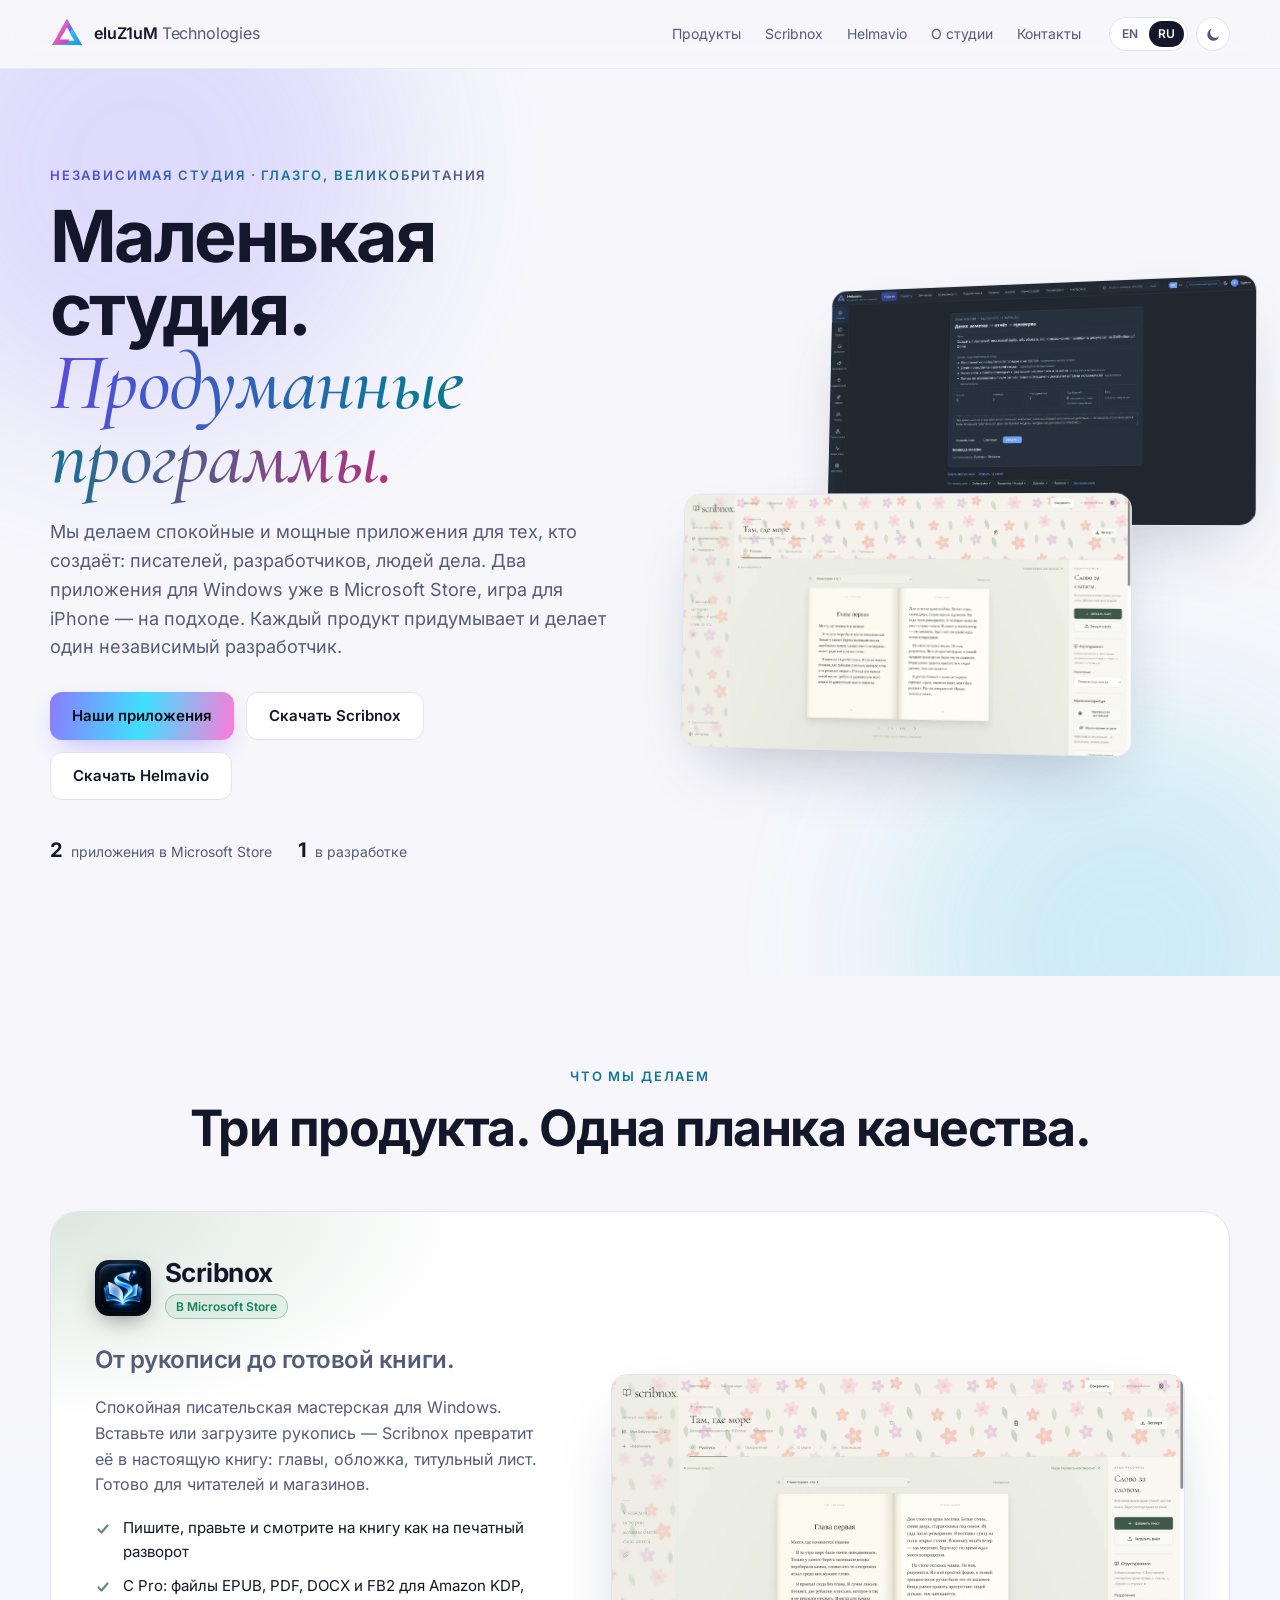
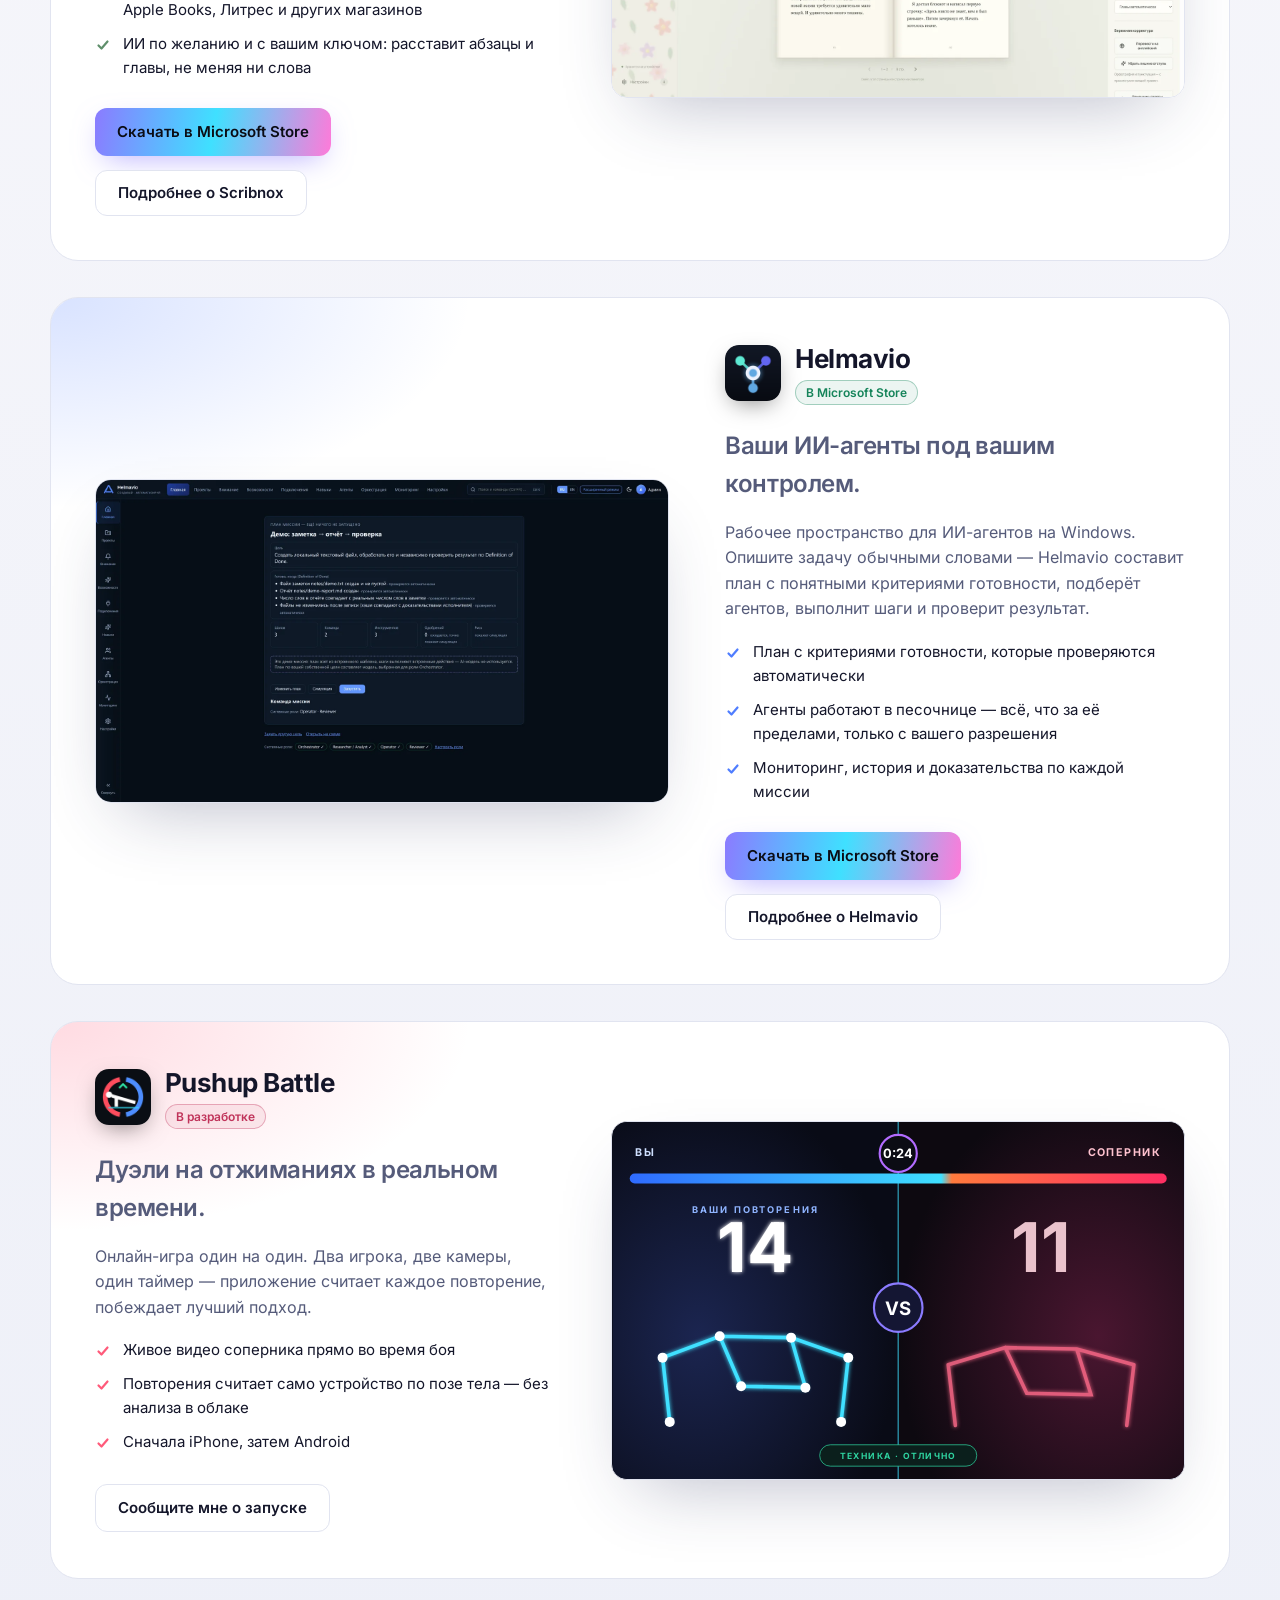
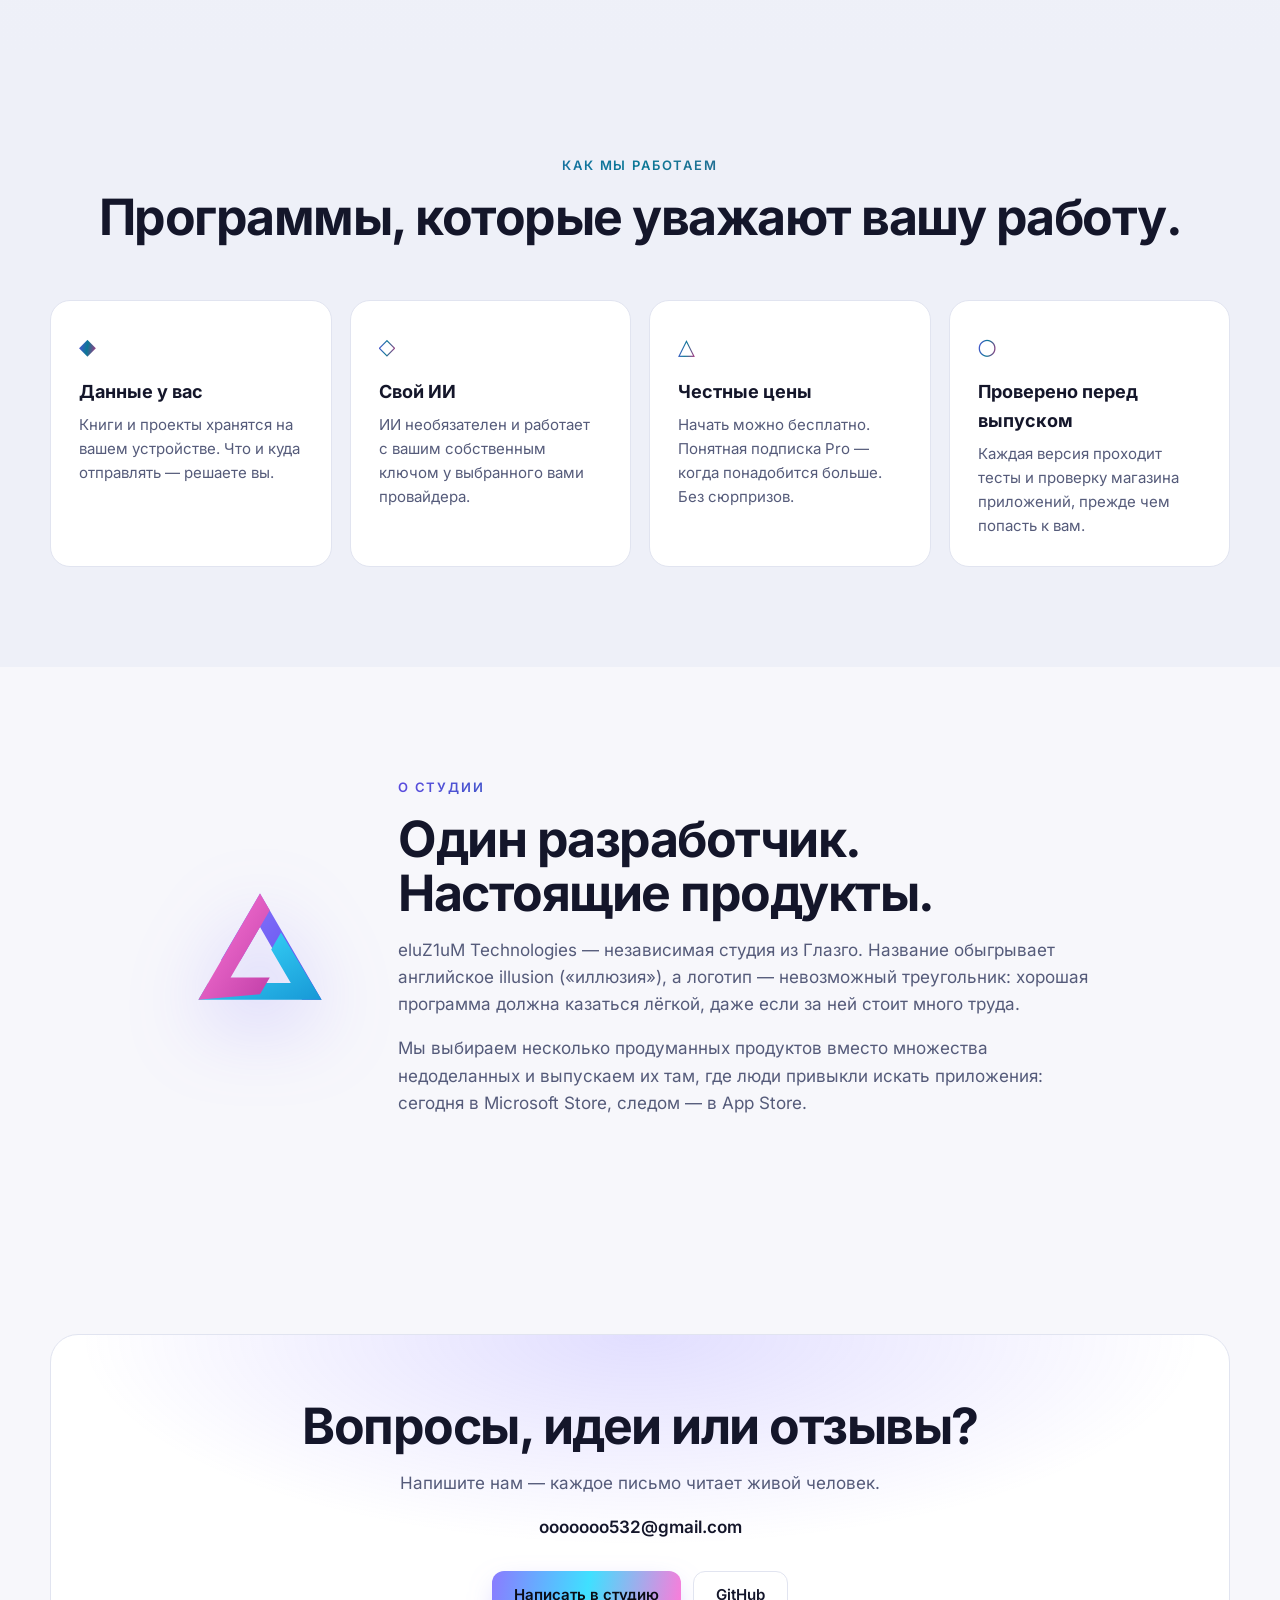
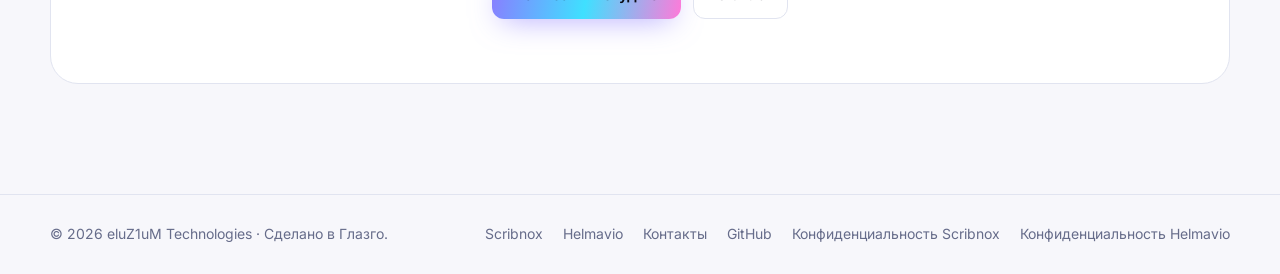
<file: ru/index.html>
<!doctype html>
<!-- Generated by tools/build-ru.mjs from /index.html and i18n/ru.json. Do not edit by hand. -->
<html lang="ru" data-theme="dark">
<head>
<meta charset="utf-8">
<meta name="viewport" content="width=device-width, initial-scale=1">
<title>eluZ1uM Technologies — маленькая студия, продуманные программы</title>
<meta name="description" content="eluZ1uM Technologies — независимая студия из Глазго: Scribnox для писателей и Helmavio для ИИ-агентов на Windows, а также Pushup Battle для iPhone.">
<link rel="canonical" href="https://eluz1um.github.io/ru/">
<link rel="alternate" hreflang="en" href="https://eluz1um.github.io/">
<link rel="alternate" hreflang="ru" href="https://eluz1um.github.io/ru/">
<link rel="alternate" hreflang="x-default" href="https://eluz1um.github.io/">
<meta property="og:site_name" content="eluZ1uM Technologies">
<meta property="og:title" content="eluZ1uM Technologies — маленькая студия, продуманные программы">
<meta property="og:description" content="Независимая студия, которая делает продуманные приложения: Scribnox и Helmavio для Windows, Pushup Battle для iPhone.">
<meta property="og:type" content="website">
<meta property="og:url" content="https://eluz1um.github.io/ru/">
<meta property="og:image" content="https://eluz1um.github.io/assets/og/home-ru.png">
<meta property="og:image:width" content="1200">
<meta property="og:image:height" content="630">
<meta property="og:locale" content="ru_RU">
<meta property="og:locale:alternate" content="en_GB">
<meta name="twitter:card" content="summary_large_image">
<meta name="theme-color" content="#0b0c14">
<link rel="icon" href="../assets/logo.svg" type="image/svg+xml">
<link rel="icon" href="../assets/icons/favicon-32.png" sizes="32x32" type="image/png">
<link rel="apple-touch-icon" href="../assets/icons/apple-touch-icon.png">
<link rel="preload" href="../assets/fonts/inter-cyrillic.woff2" as="font" type="font/woff2" crossorigin>
<link rel="stylesheet" href="../assets/styles.css">
<script>
  // Before first paint: theme (saved, else system) and language (saved, else browser → /ru/).
  (function () {
    var d = document.documentElement, t = null, l = null, ok = true;
    d.className = 'js';
    try { t = localStorage.getItem('elz-theme'); l = localStorage.getItem('elz-lang'); } catch (e) { ok = false; }
    d.dataset.theme = t || (matchMedia('(prefers-color-scheme: light)').matches ? 'light' : 'dark');
    var want = l || (/^ru\b/i.test(navigator.language || '') ? 'ru' : '');
    var alt = ok && want && want !== d.lang && document.querySelector('link[rel="alternate"][hreflang="' + want + '"]');
    if (alt) location.replace(new URL(alt.href).pathname + location.hash);
  })();
</script>
<script type="application/ld+json">
{"@context":"https://schema.org","@type":"Organization","name":"eluZ1uM Technologies","url":"https://eluz1um.github.io/","logo":"https://eluz1um.github.io/assets/eluZ1uM-logo.png","email":"ooooooo532@gmail.com","address":{"@type":"PostalAddress","addressLocality":"Glasgow","addressCountry":"GB"},"sameAs":["https://github.com/eluZ1uM"]}
</script>
</head>
<body>
<a class="skip" href="#products">Перейти к продуктам</a>

<header class="nav">
  <div class="wrap nav-in">
    <a class="brand" href="#top" aria-label="eluZ1uM Technologies — на главную">
      <img src="../assets/logo.svg" alt="" width="34" height="34">
      <span>eluZ1uM <b>Technologies</b></span>
    </a>
    <nav class="links" id="links" aria-label="Основное меню">
      <a href="#products">Продукты</a>
      <a href="scribnox/">Scribnox</a>
      <a href="helmavio/">Helmavio</a>
      <a href="#about">О студии</a>
      <a href="#contact">Контакты</a>
    </nav>
    <div class="tools">
      <a class="pill" id="lang" href="../" hreflang="en" aria-label="English version"><span data-lang="en">EN</span><span data-lang="ru">RU</span></a>
      <button class="icon" id="theme" type="button" aria-label="Сменить тему: светлая / тёмная">
        <svg class="sun" viewBox="0 0 24 24" aria-hidden="true"><circle cx="12" cy="12" r="4.5"/><path d="M12 1.5v3M12 19.5v3M1.5 12h3M19.5 12h3M4.6 4.6l2.1 2.1M17.3 17.3l2.1 2.1M4.6 19.4l2.1-2.1M17.3 6.7l2.1-2.1"/></svg>
        <svg class="moon" viewBox="0 0 24 24" aria-hidden="true"><path d="M20 14.5A8.5 8.5 0 1 1 9.5 4a7 7 0 0 0 10.5 10.5z"/></svg>
      </button>
      <button class="icon menu" id="menu" type="button" aria-expanded="false" aria-controls="links" aria-label="Меню">
        <svg class="bars" viewBox="0 0 24 24" aria-hidden="true"><path d="M4 7h16M4 12h16M4 17h16"/></svg>
        <svg class="x" viewBox="0 0 24 24" aria-hidden="true"><path d="M6 6l12 12M18 6L6 18"/></svg>
      </button>
    </div>
  </div>
</header>

<main id="top">
  <!-- HERO -->
  <section class="hero">
    <div class="glow g1"></div><div class="glow g2"></div>
    <div class="wrap hero-in">
      <div class="hero-copy reveal">
        <p class="eyebrow">Независимая студия · Глазго, Великобритания</p>
        <h1><span>Маленькая студия.</span><br><em>Продуманные программы.</em></h1>
        <p class="lead">Мы делаем спокойные и мощные приложения для тех, кто создаёт: писателей, разработчиков, людей дела. Два приложения для Windows уже в Microsoft Store, игра для iPhone — на подходе. Каждый продукт придумывает и делает один независимый разработчик.</p>
        <div class="cta">
          <a class="btn primary" href="#products">Наши приложения</a>
          <a class="btn ghost" href="https://apps.microsoft.com/detail/9PL5TT6W1RSF" target="_blank" rel="noopener">Скачать Scribnox</a>
          <a class="btn ghost" href="https://apps.microsoft.com/detail/9NWDJV026M44" target="_blank" rel="noopener">Скачать Helmavio</a>
        </div>
        <ul class="facts">
          <li><b>2</b> <span>приложения в Microsoft Store</span></li>
          <li><b>1</b> <span>в разработке</span></li>
        </ul>
      </div>
      <div class="hero-art reveal" aria-hidden="true">
        <div class="shot back"><img src="../assets/hm/ru-2-plan.webp" alt="" width="1600" height="900"></div>
        <div class="shot front"><img src="../assets/sx/light.webp" alt="" width="1600" height="900" fetchpriority="high"></div>
      </div>
    </div>
  </section>

  <!-- PRODUCTS -->
  <section id="products" class="products">
    <div class="wrap">
      <header class="sec-head reveal">
        <p class="eyebrow">Что мы делаем</p>
        <h2>Три продукта. Одна планка качества.</h2>
      </header>

      <!-- Scribnox -->
      <article class="product reveal" style="--accent:#5f8f6b">
        <div class="p-copy">
          <div class="p-name"><img src="../assets/scribnox-icon.png" alt="" width="56" height="56"><div><h3><a href="scribnox/">Scribnox</a></h3><span class="tag live">В Microsoft Store</span></div></div>
          <p class="p-tagline">От рукописи до готовой книги.</p>
          <p>Спокойная писательская мастерская для Windows. Вставьте или загрузите рукопись — Scribnox превратит её в настоящую книгу: главы, обложка, титульный лист. Готово для читателей и магазинов.</p>
          <ul class="ticks">
            <li>Пишите, правьте и смотрите на книгу как на печатный разворот</li>
            <li>С Pro: файлы EPUB, PDF, DOCX и FB2 для Amazon KDP, Apple Books, Литрес и других магазинов</li>
            <li>ИИ по желанию и с вашим ключом: расставит абзацы и главы, не меняя ни слова</li>
          </ul>
          <div class="p-cta">
            <a class="store-badge" href="https://apps.microsoft.com/detail/9PL5TT6W1RSF?mode=full" target="_blank" rel="noopener"><img data-badge src="https://get.microsoft.com/images/ru%20light.svg" alt="Скачать Scribnox в Microsoft Store" width="166" height="52"></a>
            <a class="btn ghost more" href="scribnox/">Подробнее о Scribnox</a>
          </div>
        </div>
        <figure class="p-shot"><img src="../assets/sx/light.webp" alt="Scribnox: книга в виде печатного разворота" width="1600" height="900" loading="lazy"></figure>
      </article>

      <!-- Helmavio -->
      <article class="product flip reveal" style="--accent:#4f7dff">
        <div class="p-copy">
          <div class="p-name"><img src="../assets/helmavio-icon.png" alt="" width="56" height="56"><div><h3><a href="helmavio/">Helmavio</a></h3><span class="tag live">В Microsoft Store</span></div></div>
          <p class="p-tagline">Ваши ИИ-агенты под вашим контролем.</p>
          <p>Рабочее пространство для ИИ-агентов на Windows. Опишите задачу обычными словами — Helmavio составит план с понятными критериями готовности, подберёт агентов, выполнит шаги и проверит результат.</p>
          <ul class="ticks">
            <li>План с критериями готовности, которые проверяются автоматически</li>
            <li>Агенты работают в песочнице — всё, что за её пределами, только с вашего разрешения</li>
            <li>Мониторинг, история и доказательства по каждой миссии</li>
          </ul>
          <div class="p-cta">
            <a class="store-badge" href="https://apps.microsoft.com/detail/9NWDJV026M44?mode=full" target="_blank" rel="noopener"><img data-badge src="https://get.microsoft.com/images/ru%20light.svg" alt="Скачать Helmavio в Microsoft Store" width="166" height="52"></a>
            <a class="btn ghost more" href="helmavio/">Подробнее о Helmavio</a>
          </div>
        </div>
        <figure class="p-shot"><img src="../assets/hm/ru-2-plan.webp" alt="Helmavio: план миссии с критериями готовности" width="1600" height="900" loading="lazy"></figure>
      </article>

      <!-- Pushup Battle -->
      <article class="product reveal" style="--accent:#ff5a7a">
        <div class="p-copy">
          <div class="p-name"><img src="../assets/pushup-icon.png" alt="" width="56" height="56"><div><h3>Pushup Battle</h3><span class="tag dev">В разработке</span></div></div>
          <p class="p-tagline">Дуэли на отжиманиях в реальном времени.</p>
          <p>Онлайн-игра один на один. Два игрока, две камеры, один таймер — приложение считает каждое повторение, побеждает лучший подход.</p>
          <ul class="ticks">
            <li>Живое видео соперника прямо во время боя</li>
            <li>Повторения считает само устройство по позе тела — без анализа в облаке</li>
            <li>Сначала iPhone, затем Android</li>
          </ul>
          <div class="p-cta"><a class="btn ghost" href="mailto:ooooooo532@gmail.com?subject=Pushup%20Battle">Сообщите мне о запуске</a></div>
        </div>
        <figure class="p-shot battle" role="img" aria-label="Концепт Pushup Battle: два игрока, счётчики повторений и таймер">
          <svg viewBox="0 0 800 500" aria-hidden="true">
            <defs>
              <linearGradient id="bar" x1="0" x2="1"><stop offset="0" stop-color="#2f6bff"/><stop offset=".58" stop-color="#3fe0ff"/><stop offset=".6" stop-color="#ff7a3d"/><stop offset="1" stop-color="#ff2e63"/></linearGradient>
              <radialGradient id="l" cx=".3" cy=".6" r=".7"><stop offset="0" stop-color="#1b2550"/><stop offset="1" stop-color="#090b16"/></radialGradient>
              <radialGradient id="r" cx=".7" cy=".6" r=".7"><stop offset="0" stop-color="#4a1630"/><stop offset="1" stop-color="#0d0910"/></radialGradient>
              <filter id="gl"><feGaussianBlur stdDeviation="3" result="b"/><feMerge><feMergeNode in="b"/><feMergeNode in="SourceGraphic"/></feMerge></filter>
            </defs>
            <rect width="400" height="500" fill="url(#l)"/><rect x="400" width="400" height="500" fill="url(#r)"/>
            <rect x="399" width="2" height="500" fill="#3fe0ff" opacity=".6"/>
            <rect x="24" y="72" width="752" height="14" rx="7" fill="url(#bar)"/>
            <text x="32" y="48" fill="#cfe0ff" font-family="Inter,Arial" font-size="15" font-weight="700" letter-spacing="2">ВЫ</text>
            <text x="768" y="48" fill="#ffc2cf" font-family="Inter,Arial" font-size="15" font-weight="700" letter-spacing="2" text-anchor="end">СОПЕРНИК</text>
            <circle cx="400" cy="44" r="26" fill="#0b0c14" stroke="#b26bff" stroke-width="3"/>
            <text x="400" y="51" fill="#fff" font-family="Inter,Arial" font-size="18" font-weight="700" text-anchor="middle">0:24</text>
            <!-- pose skeletons -->
            <g stroke="#3fe0ff" stroke-width="5" stroke-linecap="round" fill="none" filter="url(#gl)">
              <path d="M70 330 L150 300 L250 302 L330 330 M150 300 L180 370 L270 372 L250 302 M70 330 L80 420 M330 330 L320 420"/>
            </g>
            <g fill="#fff"><circle cx="70" cy="330" r="7"/><circle cx="150" cy="300" r="7"/><circle cx="250" cy="302" r="7"/><circle cx="330" cy="330" r="7"/><circle cx="180" cy="370" r="7"/><circle cx="270" cy="372" r="7"/><circle cx="80" cy="420" r="7"/><circle cx="320" cy="420" r="7"/></g>
            <g stroke="#ff6a8a" stroke-width="5" stroke-linecap="round" fill="none" opacity=".85" filter="url(#gl)">
              <path d="M470 340 L550 316 L650 318 L730 340 M550 316 L580 380 L670 382 L650 318 M470 340 L480 425 M730 340 L720 425"/>
            </g>
            <circle cx="400" cy="260" r="34" fill="#141633" stroke="#8b7bff" stroke-width="3"/>
            <text x="400" y="270" fill="#fff" font-family="Inter,Arial" font-size="26" font-weight="800" text-anchor="middle">VS</text>
            <text x="200" y="210" fill="#fff" font-family="Inter,Arial" font-size="96" font-weight="800" text-anchor="middle" filter="url(#gl)">14</text>
            <text x="600" y="210" fill="#ffd6df" font-family="Inter,Arial" font-size="96" font-weight="800" text-anchor="middle" opacity=".9">11</text>
            <text x="200" y="128" fill="#8fb4ff" font-family="Inter,Arial" font-size="13" font-weight="700" letter-spacing="3" text-anchor="middle">ВАШИ ПОВТОРЕНИЯ</text>
            <rect x="290" y="452" width="220" height="30" rx="15" fill="#0b1f1c" stroke="#2fd3a0"/>
            <text x="400" y="472" fill="#2fd3a0" font-family="Inter,Arial" font-size="12" font-weight="700" letter-spacing="2" text-anchor="middle">ТЕХНИКА · ОТЛИЧНО</text>
          </svg>
        </figure>
      </article>
    </div>
  </section>

  <!-- PRINCIPLES -->
  <section id="principles" class="principles">
    <div class="wrap">
      <header class="sec-head reveal">
        <p class="eyebrow">Как мы работаем</p>
        <h2>Программы, которые уважают вашу работу.</h2>
      </header>
      <div class="cards">
        <div class="card reveal"><span class="ic" aria-hidden="true">◆</span><h3>Данные у вас</h3><p>Книги и проекты хранятся на вашем устройстве. Что и куда отправлять — решаете вы.</p></div>
        <div class="card reveal"><span class="ic" aria-hidden="true">◇</span><h3>Свой ИИ</h3><p>ИИ необязателен и работает с вашим собственным ключом у выбранного вами провайдера.</p></div>
        <div class="card reveal"><span class="ic" aria-hidden="true">△</span><h3>Честные цены</h3><p>Начать можно бесплатно. Понятная подписка Pro — когда понадобится больше. Без сюрпризов.</p></div>
        <div class="card reveal"><span class="ic" aria-hidden="true">○</span><h3>Проверено перед выпуском</h3><p>Каждая версия проходит тесты и проверку магазина приложений, прежде чем попасть к вам.</p></div>
      </div>
    </div>
  </section>

  <!-- ABOUT -->
  <section id="about" class="about">
    <div class="wrap about-in reveal">
      <img class="about-logo" src="../assets/logo.svg" alt="" width="120" height="120">
      <div>
        <p class="eyebrow">О студии</p>
        <h2>Один разработчик. Настоящие продукты.</h2>
        <p>eluZ1uM Technologies — независимая студия из Глазго. Название обыгрывает английское illusion («иллюзия»), а логотип — невозможный треугольник: хорошая программа должна казаться лёгкой, даже если за ней стоит много труда.</p>
        <p>Мы выбираем несколько продуманных продуктов вместо множества недоделанных и выпускаем их там, где люди привыкли искать приложения: сегодня в Microsoft Store, следом — в App Store.</p>
      </div>
    </div>
  </section>

  <!-- CONTACT -->
  <section id="contact" class="contact">
    <div class="wrap contact-in reveal">
      <h2>Вопросы, идеи или отзывы?</h2>
      <p>Напишите нам — каждое письмо читает живой человек.</p>
      <p class="mail"><a href="mailto:ooooooo532@gmail.com">ooooooo532@gmail.com</a></p>
      <div class="cta center">
        <a class="btn primary" href="mailto:ooooooo532@gmail.com">Написать в студию</a>
        <a class="btn ghost" href="https://github.com/eluZ1uM" target="_blank" rel="noopener">GitHub</a>
      </div>
    </div>
  </section>
</main>

<footer class="foot">
  <div class="wrap foot-in">
    <span>© <span id="year">2026</span> eluZ1uM Technologies · <span>Сделано в Глазго.</span></span>
    <nav aria-label="Ссылки в подвале">
      <a href="scribnox/">Scribnox</a>
      <a href="helmavio/">Helmavio</a>
      <a href="#contact">Контакты</a>
      <a href="https://github.com/eluZ1uM" target="_blank" rel="noopener">GitHub</a>
      <a href="https://eluz1um.github.io/scribnox-privacy/ru.html">Конфиденциальность Scribnox</a>
      <a href="https://eluz1um.github.io/helmavio-privacy/privacy.html#russian">Конфиденциальность Helmavio</a>
    </nav>
  </div>
</footer>

<script src="../assets/site.js"></script>
</body>
</html>
</file>
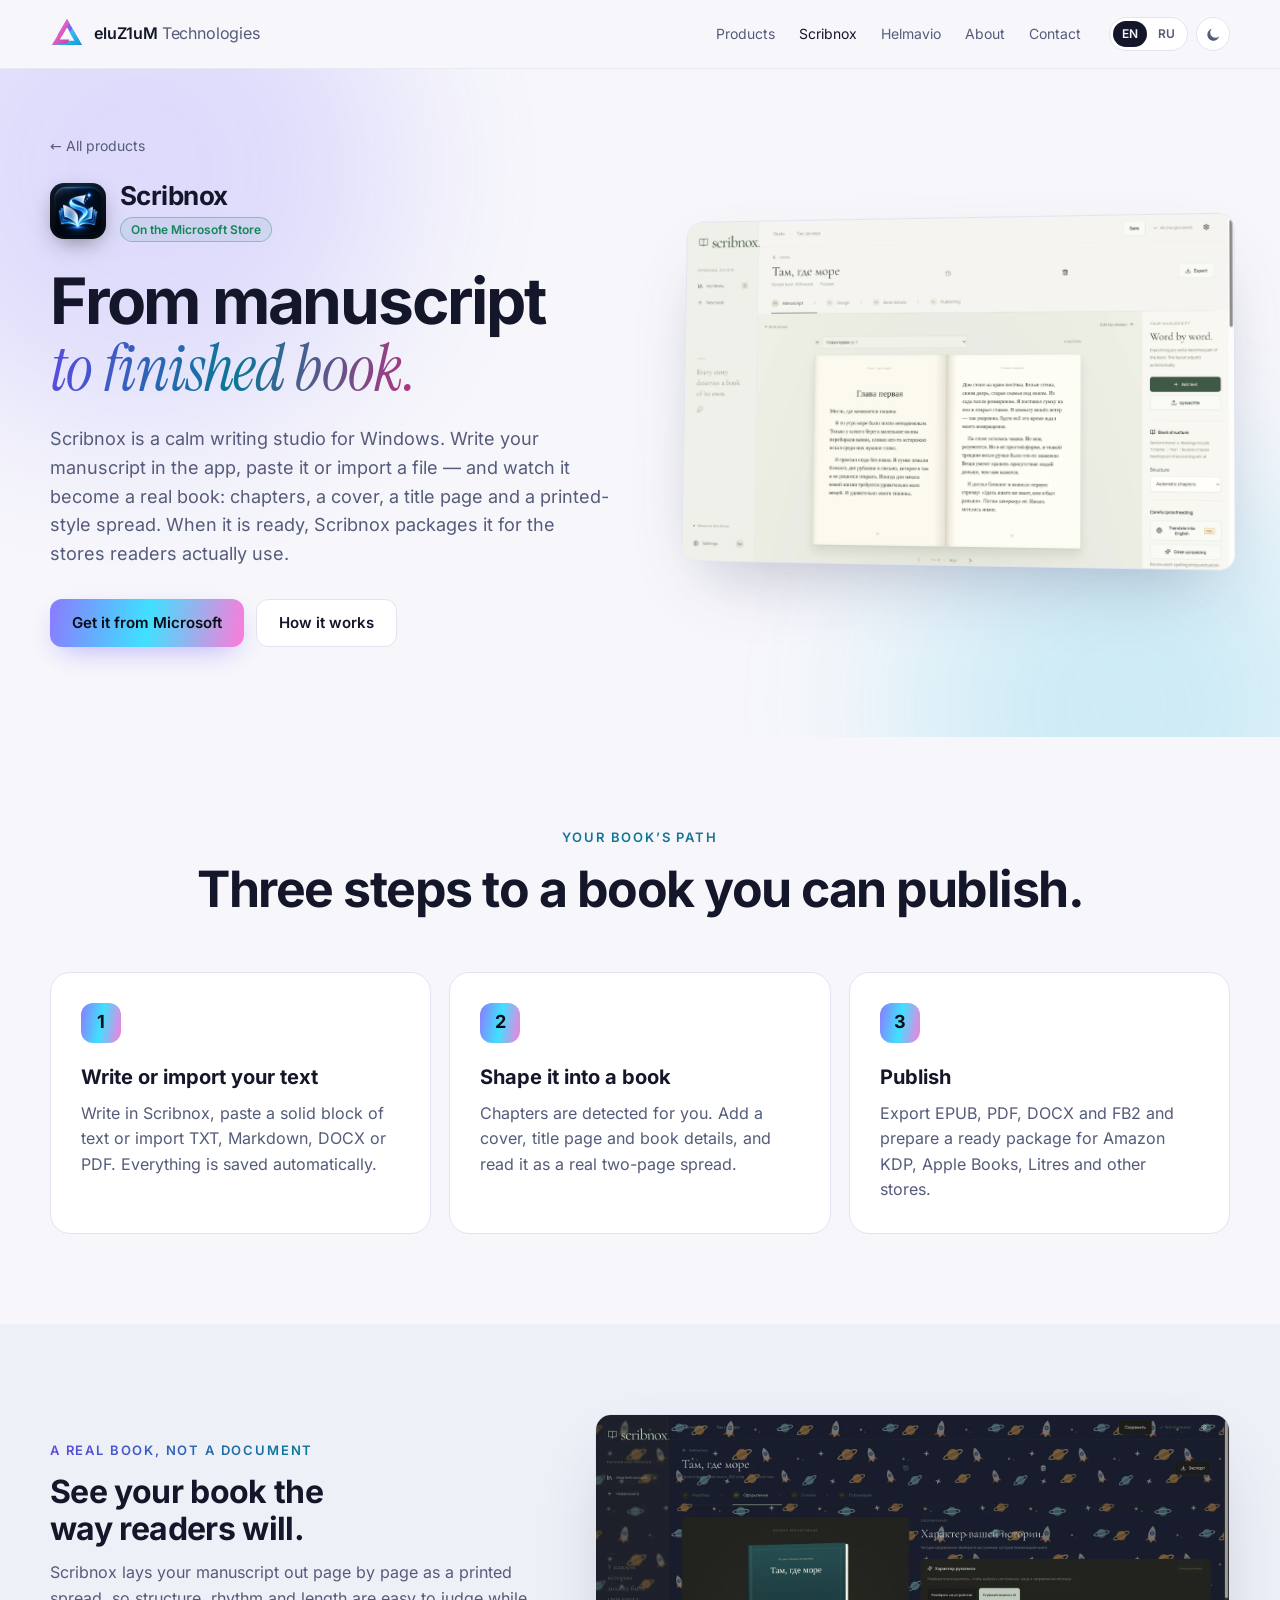
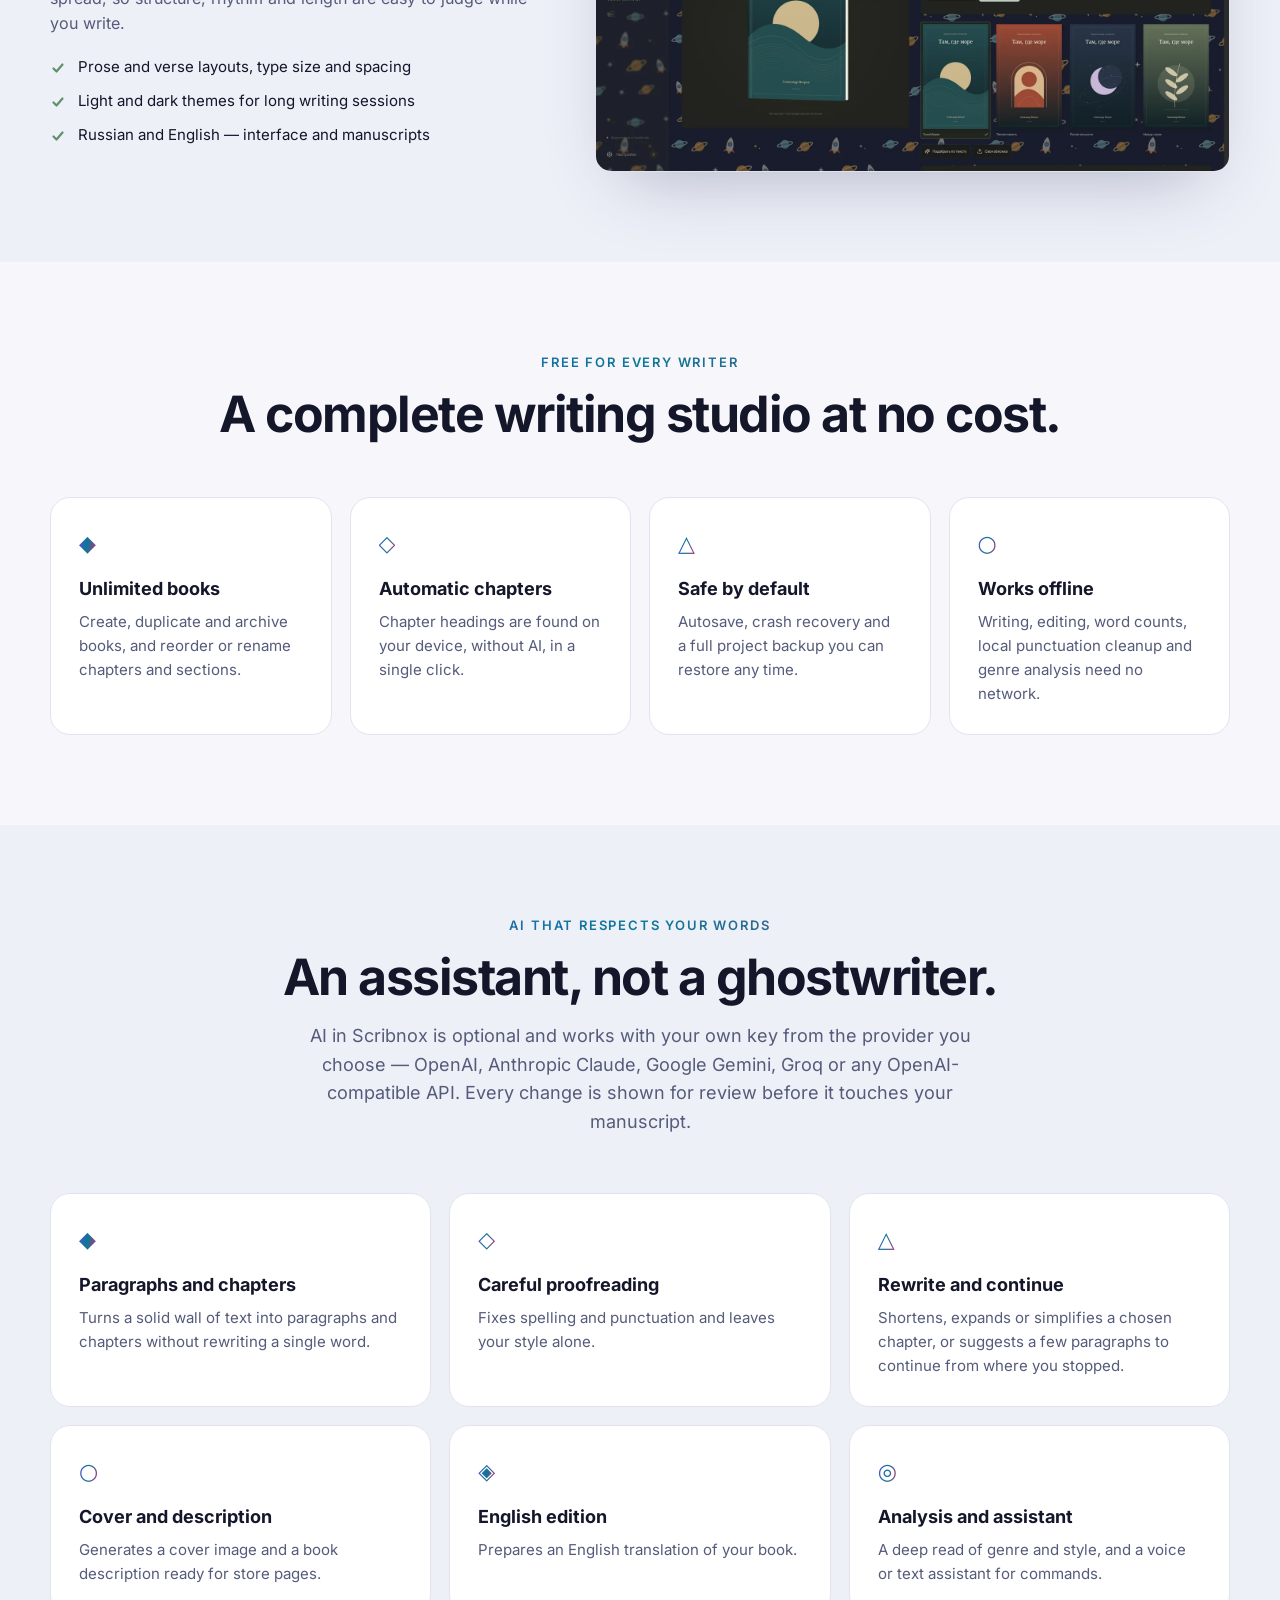
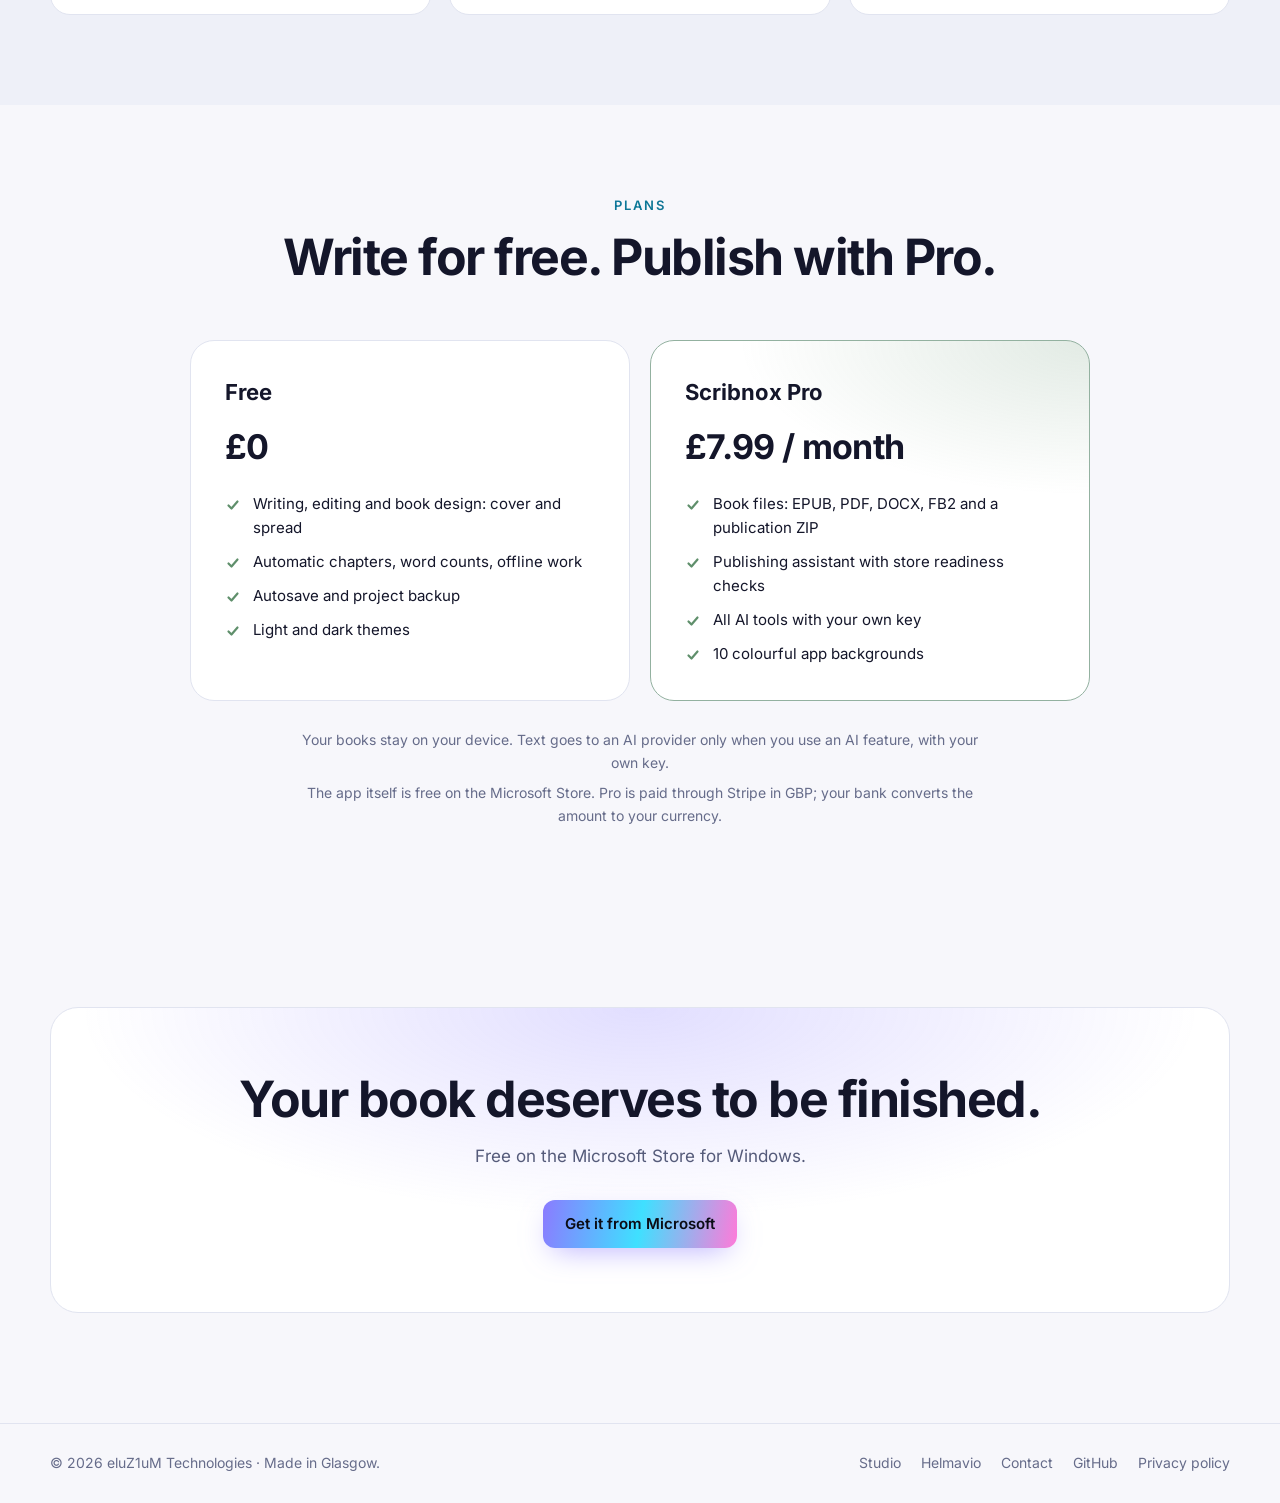
<file: scribnox/index.html>
<!doctype html>
<html lang="en" data-ru-lang="ru" data-theme="dark">
<head>
<meta charset="utf-8">
<meta name="viewport" content="width=device-width, initial-scale=1">
<title data-i18n="sx.meta.title">Scribnox — from manuscript to finished book</title>
<meta name="description" content="Scribnox is a writing studio for Windows that turns your manuscript into a finished book — chapters, cover, spread preview and store-ready EPUB, PDF, DOCX and FB2." data-i18n-attr="content:sx.meta.desc">
<link rel="canonical" href="https://eluz1um.github.io/scribnox/" data-ru-href="https://eluz1um.github.io/ru/scribnox/">
<link rel="alternate" hreflang="en" href="https://eluz1um.github.io/scribnox/">
<link rel="alternate" hreflang="ru" href="https://eluz1um.github.io/ru/scribnox/">
<link rel="alternate" hreflang="x-default" href="https://eluz1um.github.io/scribnox/">
<meta property="og:site_name" content="eluZ1uM Technologies">
<meta property="og:title" content="Scribnox — from manuscript to finished book" data-i18n-attr="content:sx.meta.title">
<meta property="og:description" content="A writing studio for Windows that turns your manuscript into a finished book — chapters, cover, spread preview and store-ready EPUB, PDF, DOCX and FB2." data-i18n-attr="content:sx.meta.ogdesc">
<meta property="og:type" content="website">
<meta property="og:url" content="https://eluz1um.github.io/scribnox/" data-ru-content="https://eluz1um.github.io/ru/scribnox/">
<meta property="og:image" content="https://eluz1um.github.io/assets/og/scribnox-en.png" data-ru-content="https://eluz1um.github.io/assets/og/scribnox-ru.png">
<meta property="og:image:width" content="1200">
<meta property="og:image:height" content="630">
<meta property="og:locale" content="en_GB" data-ru-content="ru_RU">
<meta property="og:locale:alternate" content="ru_RU" data-ru-content="en_GB">
<meta name="twitter:card" content="summary_large_image">
<meta name="theme-color" content="#0b0c14">
<link rel="icon" href="../assets/logo.svg" type="image/svg+xml">
<link rel="icon" href="../assets/icons/favicon-32.png" sizes="32x32" type="image/png">
<link rel="apple-touch-icon" href="../assets/icons/apple-touch-icon.png">
<link rel="preload" href="../assets/fonts/inter-latin.woff2" data-ru-href="../assets/fonts/inter-cyrillic.woff2" as="font" type="font/woff2" crossorigin>
<link rel="stylesheet" href="../assets/styles.css">
<script>
  // Before first paint: theme (saved, else system) and language (saved, else browser → /ru/).
  (function () {
    var d = document.documentElement, t = null, l = null, ok = true;
    d.className = 'js';
    try { t = localStorage.getItem('elz-theme'); l = localStorage.getItem('elz-lang'); } catch (e) { ok = false; }
    d.dataset.theme = t || (matchMedia('(prefers-color-scheme: light)').matches ? 'light' : 'dark');
    var want = l || (/^ru\b/i.test(navigator.language || '') ? 'ru' : '');
    var alt = ok && want && want !== d.lang && document.querySelector('link[rel="alternate"][hreflang="' + want + '"]');
    if (alt) location.replace(new URL(alt.href).pathname + location.hash);
  })();
</script>
<script type="application/ld+json">
{"@context":"https://schema.org","@type":"SoftwareApplication","name":"Scribnox","url":"https://eluz1um.github.io/scribnox/","downloadUrl":"https://apps.microsoft.com/detail/9PL5TT6W1RSF","image":"https://eluz1um.github.io/assets/scribnox.webp","operatingSystem":"Windows","applicationCategory":"ProductivityApplication","offers":{"@type":"Offer","price":"0","priceCurrency":"GBP"},"publisher":{"@type":"Organization","name":"eluZ1uM Technologies","url":"https://eluz1um.github.io/"}}
</script>
</head>
<body class="subpage" style="--accent:#5f8f6b">
<a class="skip" href="#main" data-i18n="skip.main">Skip to content</a>
<header class="nav">
  <div class="wrap nav-in">
    <a class="brand" href="../" aria-label="eluZ1uM Technologies — home" data-i18n-attr="aria-label:brand.home">
      <img src="../assets/logo.svg" alt="" width="34" height="34">
      <span>eluZ1uM <b>Technologies</b></span>
    </a>
    <nav class="links" id="links" aria-label="Main" data-i18n-attr="aria-label:nav.main">
      <a href="../#products" data-i18n="nav.products">Products</a>
      <a href="../scribnox/" aria-current="page">Scribnox</a>
      <a href="../helmavio/">Helmavio</a>
      <a href="../#about" data-i18n="nav.about">About</a>
      <a href="../#contact" data-i18n="nav.contact">Contact</a>
    </nav>
    <div class="tools">
      <a class="pill" id="lang" href="../ru/scribnox/" data-ru-href="../../scribnox/" hreflang="ru" data-ru-hreflang="en" aria-label="Русская версия" data-i18n-attr="aria-label:lang.switch"><span data-lang="en">EN</span><span data-lang="ru">RU</span></a>
      <button class="icon" id="theme" type="button" aria-label="Switch light / dark theme" data-i18n-attr="aria-label:theme">
        <svg class="sun" viewBox="0 0 24 24" aria-hidden="true"><circle cx="12" cy="12" r="4.5"/><path d="M12 1.5v3M12 19.5v3M1.5 12h3M19.5 12h3M4.6 4.6l2.1 2.1M17.3 17.3l2.1 2.1M4.6 19.4l2.1-2.1M17.3 6.7l2.1-2.1"/></svg>
        <svg class="moon" viewBox="0 0 24 24" aria-hidden="true"><path d="M20 14.5A8.5 8.5 0 1 1 9.5 4a7 7 0 0 0 10.5 10.5z"/></svg>
      </button>
      <button class="icon menu" id="menu" type="button" aria-expanded="false" aria-controls="links" aria-label="Menu" data-i18n-attr="aria-label:menu">
        <svg class="bars" viewBox="0 0 24 24" aria-hidden="true"><path d="M4 7h16M4 12h16M4 17h16"/></svg>
        <svg class="x" viewBox="0 0 24 24" aria-hidden="true"><path d="M6 6l12 12M18 6L6 18"/></svg>
      </button>
    </div>
  </div>
</header>
<main id="main">

<section class="hero sub-hero">
  <div class="glow g1"></div><div class="glow g2"></div>
  <div class="wrap hero-in">
    <div class="hero-copy reveal">
      <a class="back" href="../#products" data-i18n="sub.back">← All products</a>
      <div class="p-name"><img src="../assets/scribnox-icon.png" alt="" width="56" height="56"><div><p class="p-title">Scribnox</p><span class="tag live" data-i18n="tag.live">On the Microsoft Store</span></div></div>
      <h1><span data-i18n="sx.h1a">From manuscript</span><br><em data-i18n="sx.h1b">to finished book.</em></h1>
      <p class="lead" data-i18n="sx.lead">Scribnox is a calm writing studio for Windows. Write your manuscript in the app, paste it or import a file — and watch it become a real book: chapters, a cover, a title page and a printed-style spread. When it is ready, Scribnox packages it for the stores readers actually use.</p>
      <div class="cta"><a class="store-badge" href="https://apps.microsoft.com/detail/9PL5TT6W1RSF?mode=full" target="_blank" rel="noopener"><img data-badge src="https://get.microsoft.com/images/en-us%20light.svg" data-ru-src="https://get.microsoft.com/images/ru%20light.svg" alt="Get Scribnox from Microsoft" data-i18n-attr="alt:badge.sx" width="166" height="52"></a><a class="btn ghost" href="#path" data-i18n="sx.cta2">How it works</a></div>
    </div>
    <div class="hero-art single reveal" aria-hidden="true"><div class="shot front"><img src="../assets/scribnox.webp" data-ru-src="../assets/sx/light.webp" data-ru-height="900" alt="" width="1600" height="1000" fetchpriority="high"></div></div>
  </div>
</section>

<section id="path" class="band">
  <div class="wrap">
    <header class="sec-head reveal"><p class="eyebrow" data-i18n="sx.how.eye">Your book’s path</p><h2 data-i18n="sx.how.h2">Three steps to a book you can publish.</h2></header>
    <ol class="steps">
      <li class="reveal"><b>1</b><h3 data-i18n="sx.s1h">Write or import your text</h3><p data-i18n="sx.s1p">Write in Scribnox, paste a solid block of text or import TXT, Markdown, DOCX or PDF. Everything is saved automatically.</p></li>
      <li class="reveal"><b>2</b><h3 data-i18n="sx.s2h">Shape it into a book</h3><p data-i18n="sx.s2p">Chapters are detected for you. Add a cover, title page and book details, and read it as a real two-page spread.</p></li>
      <li class="reveal"><b>3</b><h3 data-i18n="sx.s3h">Publish</h3><p data-i18n="sx.s3p">Export EPUB, PDF, DOCX and FB2 and prepare a ready package for Amazon KDP, Apple Books, Litres and other stores.</p></li>
    </ol>
  </div>
</section>

<section class="band alt">
  <div class="wrap">
    <article class="feature reveal">
      <div class="f-copy"><p class="eyebrow" data-i18n="sx.f1.eye">A real book, not a document</p><h2 class="h3" data-i18n="sx.f1.h">See your book the way readers will.</h2><p data-i18n="sx.f1.p">Scribnox lays your manuscript out page by page as a printed spread, so structure, rhythm and length are easy to judge while you write.</p>
      <ul class="ticks"><li data-i18n="sx.f1.b1">Prose and verse layouts, type size and spacing</li><li data-i18n="sx.f1.b2">Light and dark themes for long writing sessions</li><li data-i18n="sx.f1.b3">Russian and English — interface and manuscripts</li></ul></div>
      <figure class="p-shot"><img src="../assets/sx/dark.webp" alt="Scribnox in the dark theme, choosing a cover design for the book" data-i18n-attr="alt:sx.f1.alt" width="1600" height="900" loading="lazy"></figure>
    </article>
  </div>
</section>

<section class="band">
  <div class="wrap">
    <header class="sec-head reveal"><p class="eyebrow" data-i18n="sx.free.eye">Free for every writer</p><h2 data-i18n="sx.free.h2">A complete writing studio at no cost.</h2></header>
    <div class="cards">
      <div class="card reveal"><span class="ic" aria-hidden="true">◆</span><h3 data-i18n="sx.c1h">Unlimited books</h3><p data-i18n="sx.c1p">Create, duplicate and archive books, and reorder or rename chapters and sections.</p></div>
      <div class="card reveal"><span class="ic" aria-hidden="true">◇</span><h3 data-i18n="sx.c2h">Automatic chapters</h3><p data-i18n="sx.c2p">Chapter headings are found on your device, without AI, in a single click.</p></div>
      <div class="card reveal"><span class="ic" aria-hidden="true">△</span><h3 data-i18n="sx.c3h">Safe by default</h3><p data-i18n="sx.c3p">Autosave, crash recovery and a full project backup you can restore any time.</p></div>
      <div class="card reveal"><span class="ic" aria-hidden="true">○</span><h3 data-i18n="sx.c4h">Works offline</h3><p data-i18n="sx.c4p">Writing, editing, word counts, local punctuation cleanup and genre analysis need no network.</p></div>
    </div>
  </div>
</section>

<section class="band alt">
  <div class="wrap">
    <header class="sec-head reveal"><p class="eyebrow" data-i18n="sx.ai.eye">AI that respects your words</p><h2 data-i18n="sx.ai.h2">An assistant, not a ghostwriter.</h2><p class="sec-lead" data-i18n="sx.ai.lead">AI in Scribnox is optional and works with your own key from the provider you choose — OpenAI, Anthropic Claude, Google Gemini, Groq or any OpenAI-compatible API. Every change is shown for review before it touches your manuscript.</p></header>
    <div class="cards c3">
      <div class="card reveal"><span class="ic" aria-hidden="true">◆</span><h3 data-i18n="sx.a1h">Paragraphs and chapters</h3><p data-i18n="sx.a1p">Turns a solid wall of text into paragraphs and chapters without rewriting a single word.</p></div>
      <div class="card reveal"><span class="ic" aria-hidden="true">◇</span><h3 data-i18n="sx.a2h">Careful proofreading</h3><p data-i18n="sx.a2p">Fixes spelling and punctuation and leaves your style alone.</p></div>
      <div class="card reveal"><span class="ic" aria-hidden="true">△</span><h3 data-i18n="sx.a3h">Rewrite and continue</h3><p data-i18n="sx.a3p">Shortens, expands or simplifies a chosen chapter, or suggests a few paragraphs to continue from where you stopped.</p></div>
      <div class="card reveal"><span class="ic" aria-hidden="true">○</span><h3 data-i18n="sx.a4h">Cover and description</h3><p data-i18n="sx.a4p">Generates a cover image and a book description ready for store pages.</p></div>
      <div class="card reveal"><span class="ic" aria-hidden="true">◈</span><h3 data-i18n="sx.a5h">English edition</h3><p data-i18n="sx.a5p">Prepares an English translation of your book.</p></div>
      <div class="card reveal"><span class="ic" aria-hidden="true">◎</span><h3 data-i18n="sx.a6h">Analysis and assistant</h3><p data-i18n="sx.a6p">A deep read of genre and style, and a voice or text assistant for commands.</p></div>
    </div>
  </div>
</section>

<section id="plans" class="band">
  <div class="wrap">
    <header class="sec-head reveal"><p class="eyebrow" data-i18n="sx.plans.eye">Plans</p><h2 data-i18n="sx.plans.h2">Write for free. Publish with Pro.</h2></header>
    <div class="plans">
      <div class="plan reveal"><h3 data-i18n="sx.free.h">Free</h3><p class="price">£0</p><ul class="ticks"><li data-i18n="sx.free.b1">Writing, editing and book design: cover and spread</li><li data-i18n="sx.free.b2">Automatic chapters, word counts, offline work</li><li data-i18n="sx.free.b3">Autosave and project backup</li><li data-i18n="sx.free.b4">Light and dark themes</li></ul></div>
      <div class="plan pro reveal"><h3>Scribnox Pro</h3><p class="price" data-i18n="sx.pro.p">£7.99 / month</p><ul class="ticks"><li data-i18n="sx.pro.b1">Book files: EPUB, PDF, DOCX, FB2 and a publication ZIP</li><li data-i18n="sx.pro.b2">Publishing assistant with store readiness checks</li><li data-i18n="sx.pro.b3">All AI tools with your own key</li><li data-i18n="sx.pro.b4">10 colourful app backgrounds</li></ul></div>
    </div>
    <p class="note" data-i18n="sx.priv">Your books stay on your device. Text goes to an AI provider only when you use an AI feature, with your own key.</p>
    <p class="note" data-i18n="price.note">The app itself is free on the Microsoft Store. Pro is paid through Stripe in GBP; your bank converts the amount to your currency.</p>
  </div>
</section>

<section class="contact">
  <div class="wrap contact-in reveal">
    <h2 data-i18n="sx.end.h">Your book deserves to be finished.</h2>
    <p data-i18n="sx.end.p">Free on the Microsoft Store for Windows.</p>
    <div class="cta center"><a class="store-badge" href="https://apps.microsoft.com/detail/9PL5TT6W1RSF?mode=full" target="_blank" rel="noopener"><img data-badge src="https://get.microsoft.com/images/en-us%20light.svg" data-ru-src="https://get.microsoft.com/images/ru%20light.svg" alt="Get Scribnox from Microsoft" data-i18n-attr="alt:badge.sx" width="166" height="52" loading="lazy"></a></div>
  </div>
</section>

</main>
<footer class="foot">
  <div class="wrap foot-in">
    <span>© <span id="year">2026</span> eluZ1uM Technologies · <span data-i18n="ft.made">Made in Glasgow.</span></span>
    <nav aria-label="Footer" data-i18n-attr="aria-label:ft.nav">
      <a href="../" data-i18n="ft.home">Studio</a>
      <a href="../helmavio/">Helmavio</a>
      <a href="../#contact" data-i18n="nav.contact">Contact</a>
      <a href="https://github.com/eluZ1uM" target="_blank" rel="noopener">GitHub</a>
      <a href="https://eluz1um.github.io/scribnox-privacy/" data-ru-href="https://eluz1um.github.io/scribnox-privacy/ru.html" data-i18n="ft.privacy">Privacy policy</a>
    </nav>
  </div>
</footer>
<script src="../assets/site.js"></script>
</body>
</html>
</file>
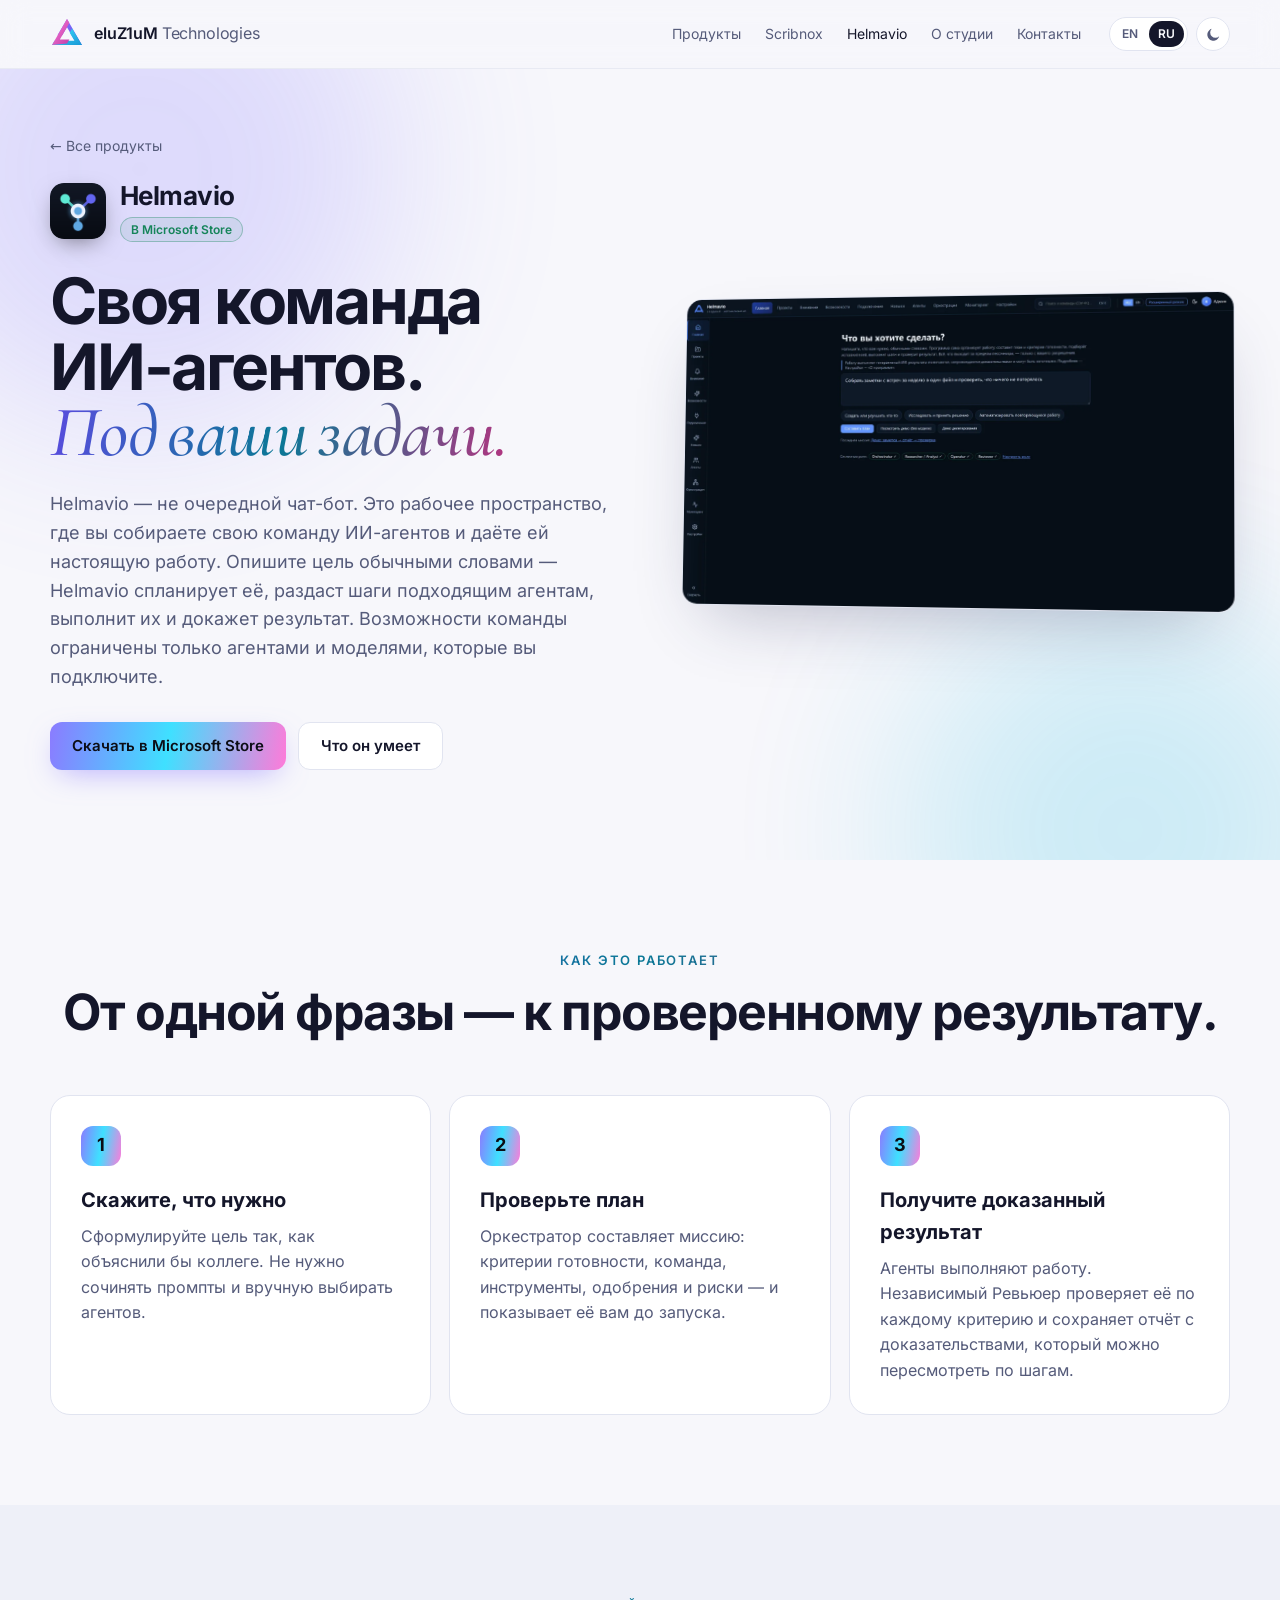
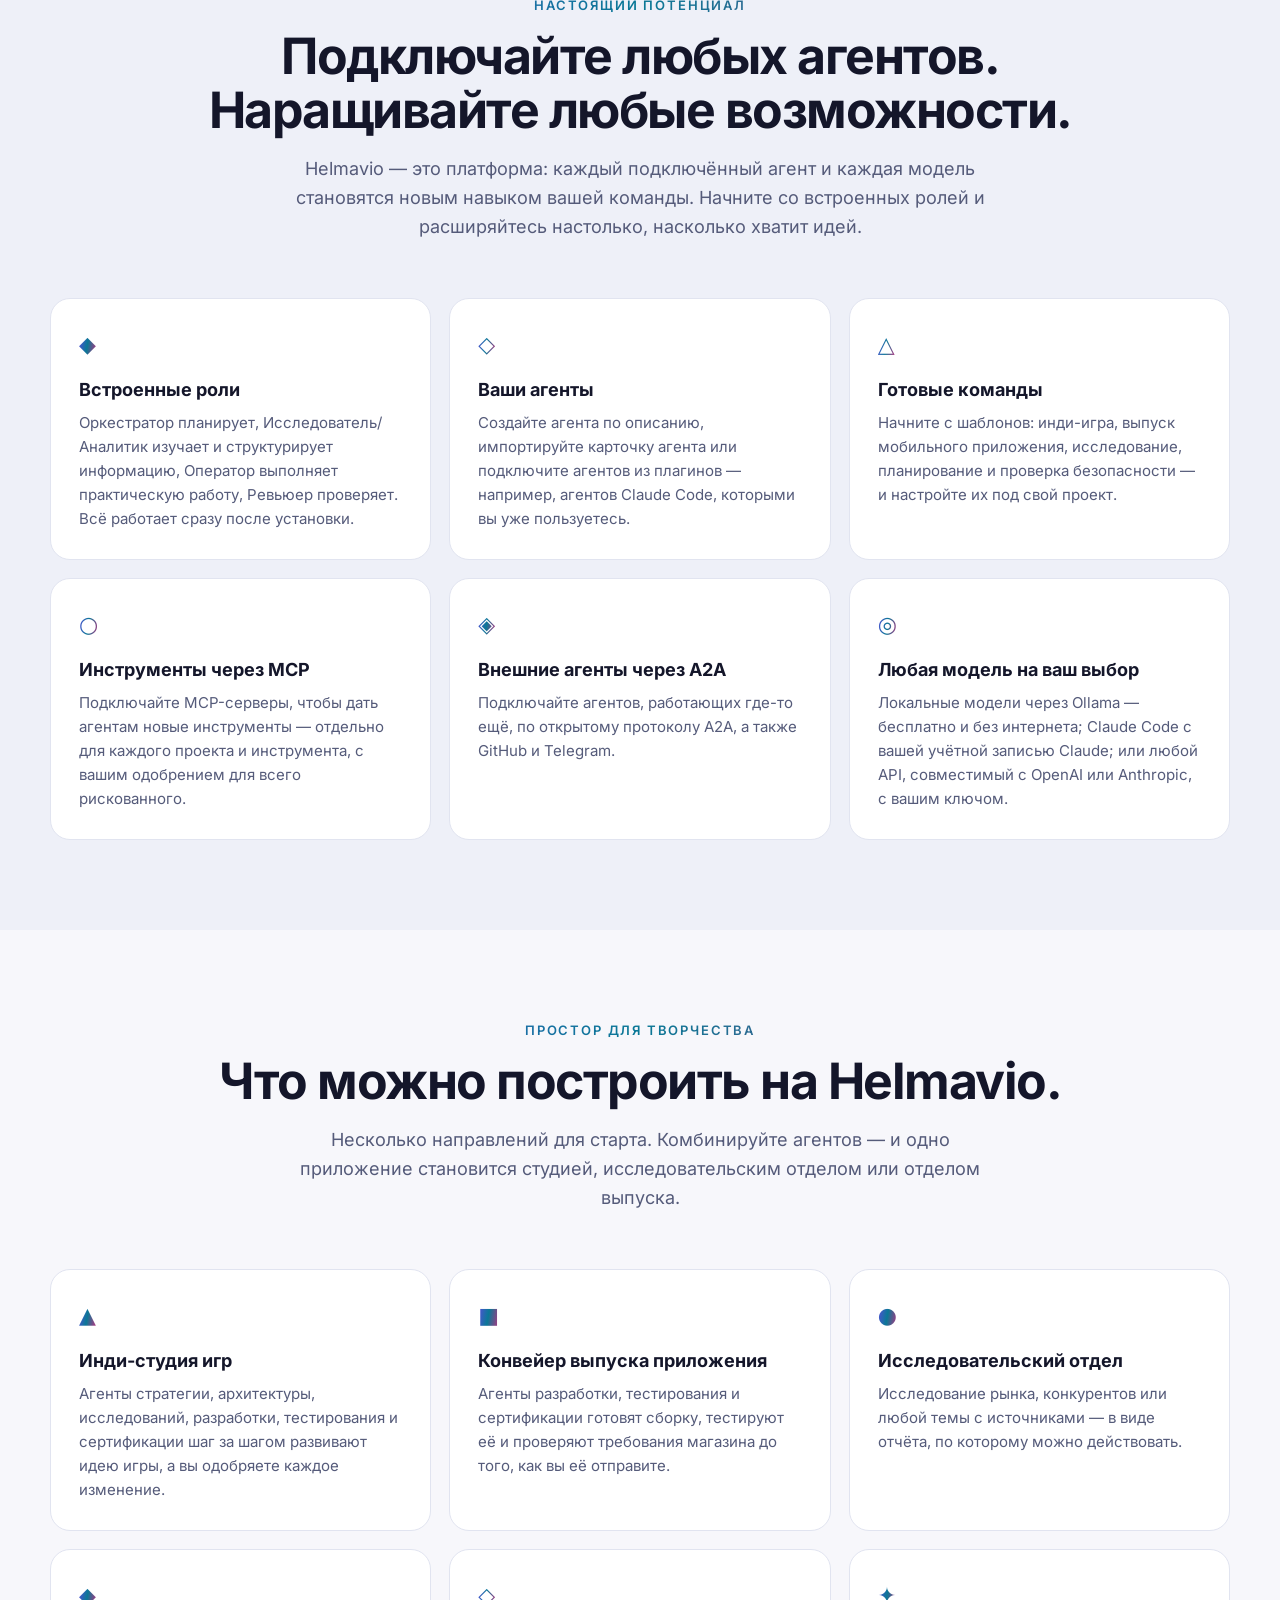
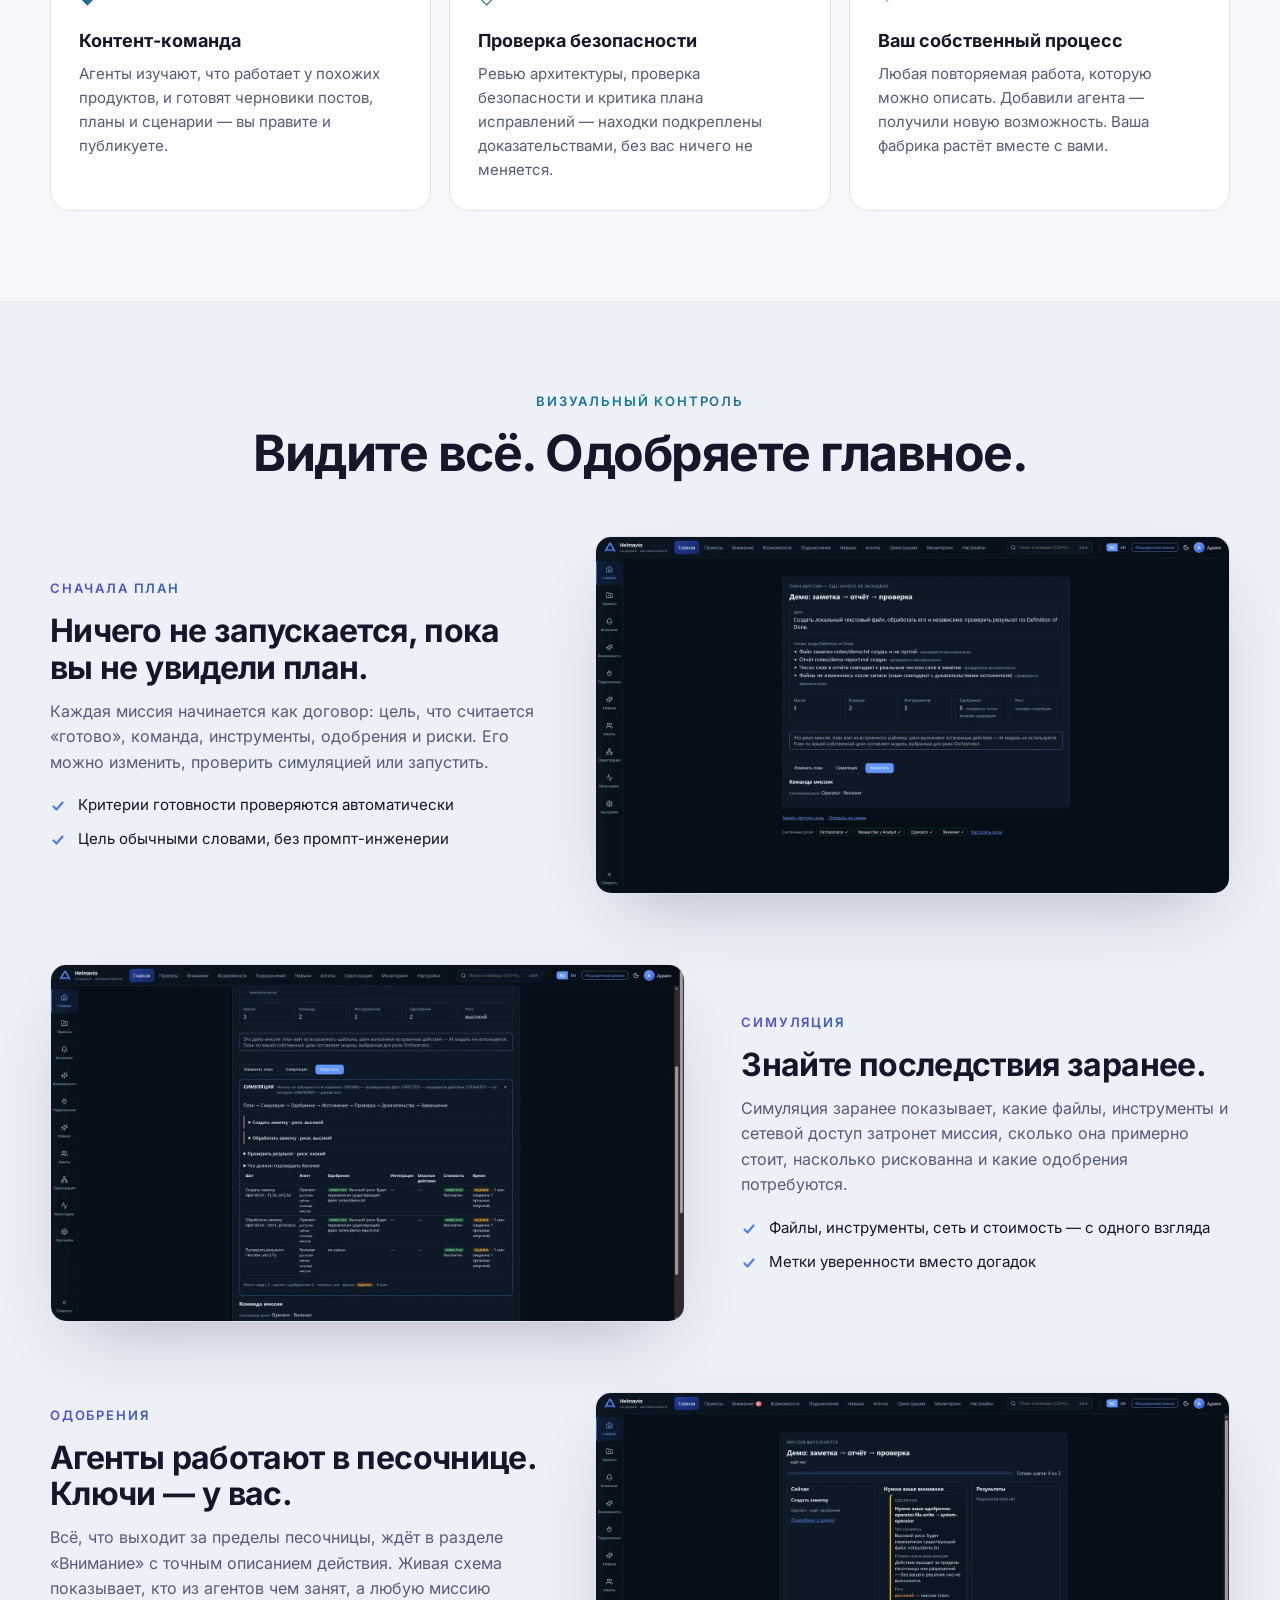
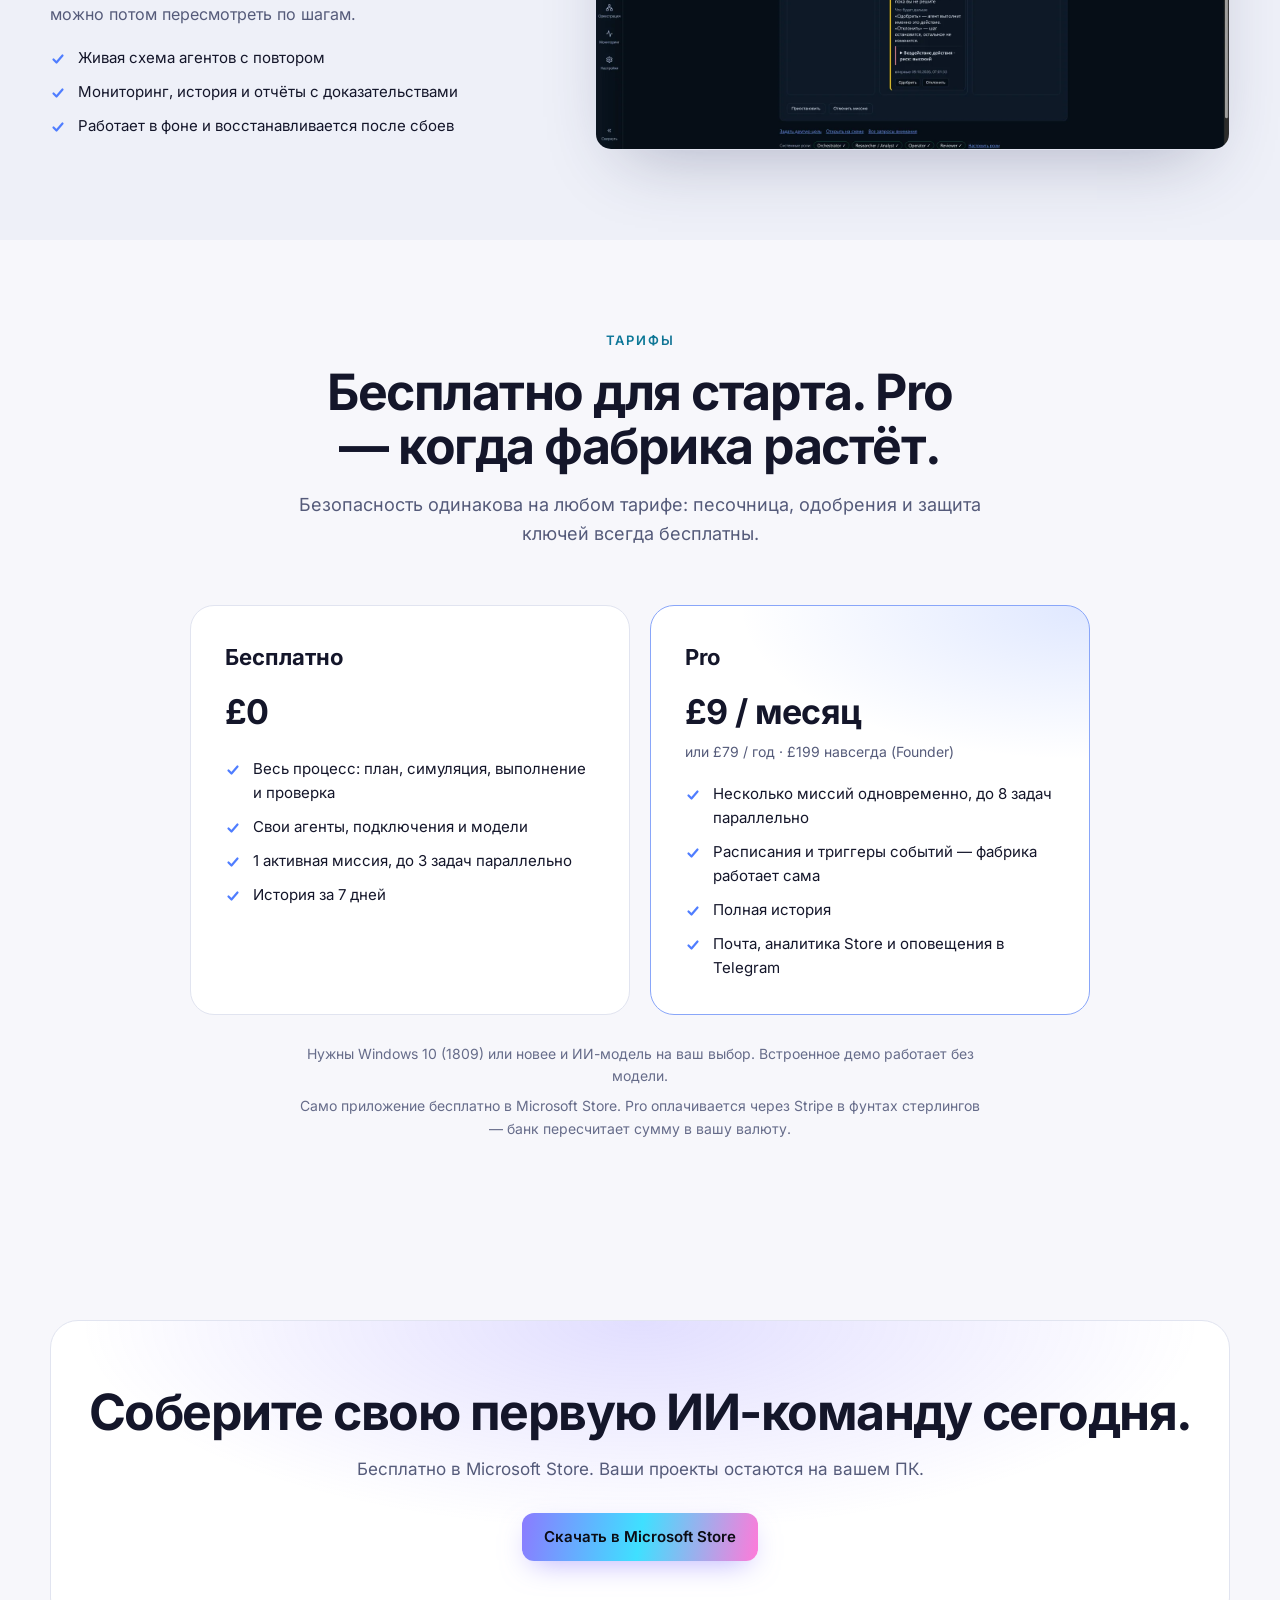
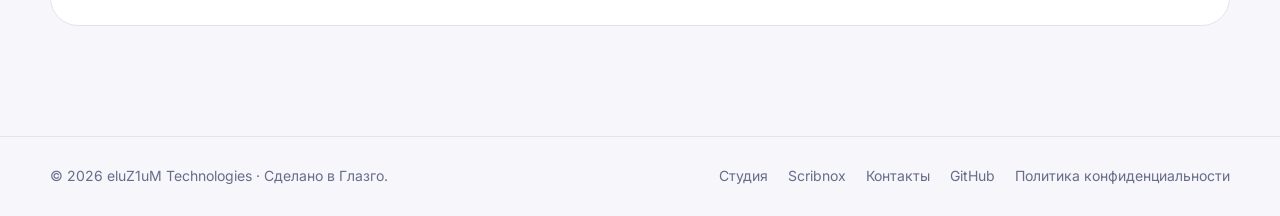
<file: ru/helmavio/index.html>
<!doctype html>
<!-- Generated by tools/build-ru.mjs from /helmavio/index.html and i18n/ru.json. Do not edit by hand. -->
<html lang="ru" data-theme="dark">
<head>
<meta charset="utf-8">
<meta name="viewport" content="width=device-width, initial-scale=1">
<title>Helmavio — своя команда ИИ-агентов для Windows</title>
<meta name="description" content="Helmavio — рабочее пространство для ИИ-агентов на Windows: опишите цель, и ваша команда агентов спланирует, выполнит и докажет результат — с вашего одобрения.">
<link rel="canonical" href="https://eluz1um.github.io/ru/helmavio/">
<link rel="alternate" hreflang="en" href="https://eluz1um.github.io/helmavio/">
<link rel="alternate" hreflang="ru" href="https://eluz1um.github.io/ru/helmavio/">
<link rel="alternate" hreflang="x-default" href="https://eluz1um.github.io/helmavio/">
<meta property="og:site_name" content="eluZ1uM Technologies">
<meta property="og:title" content="Helmavio — своя команда ИИ-агентов для Windows">
<meta property="og:description" content="Рабочее пространство для ИИ-агентов на Windows: опишите цель, и ваша команда агентов спланирует, выполнит и докажет результат — с вашего одобрения.">
<meta property="og:type" content="website">
<meta property="og:url" content="https://eluz1um.github.io/ru/helmavio/">
<meta property="og:image" content="https://eluz1um.github.io/assets/og/helmavio-ru.png">
<meta property="og:image:width" content="1200">
<meta property="og:image:height" content="630">
<meta property="og:locale" content="ru_RU">
<meta property="og:locale:alternate" content="en_GB">
<meta name="twitter:card" content="summary_large_image">
<meta name="theme-color" content="#0b0c14">
<link rel="icon" href="../../assets/logo.svg" type="image/svg+xml">
<link rel="icon" href="../../assets/icons/favicon-32.png" sizes="32x32" type="image/png">
<link rel="apple-touch-icon" href="../../assets/icons/apple-touch-icon.png">
<link rel="preload" href="../../assets/fonts/inter-cyrillic.woff2" as="font" type="font/woff2" crossorigin>
<link rel="stylesheet" href="../../assets/styles.css">
<script>
  // Before first paint: theme (saved, else system) and language (saved, else browser → /ru/).
  (function () {
    var d = document.documentElement, t = null, l = null, ok = true;
    d.className = 'js';
    try { t = localStorage.getItem('elz-theme'); l = localStorage.getItem('elz-lang'); } catch (e) { ok = false; }
    d.dataset.theme = t || (matchMedia('(prefers-color-scheme: light)').matches ? 'light' : 'dark');
    var want = l || (/^ru\b/i.test(navigator.language || '') ? 'ru' : '');
    var alt = ok && want && want !== d.lang && document.querySelector('link[rel="alternate"][hreflang="' + want + '"]');
    if (alt) location.replace(new URL(alt.href).pathname + location.hash);
  })();
</script>
<script type="application/ld+json">
{"@context":"https://schema.org","@type":"SoftwareApplication","name":"Helmavio","url":"https://eluz1um.github.io/helmavio/","downloadUrl":"https://apps.microsoft.com/detail/9NWDJV026M44","image":"https://eluz1um.github.io/assets/helmavio.webp","operatingSystem":"Windows 10 (1809) or later","applicationCategory":"BusinessApplication","offers":{"@type":"Offer","price":"0","priceCurrency":"GBP"},"publisher":{"@type":"Organization","name":"eluZ1uM Technologies","url":"https://eluz1um.github.io/"}}
</script>
</head>
<body class="subpage" style="--accent:#4f7dff">
<a class="skip" href="#main">Перейти к содержимому</a>
<header class="nav">
  <div class="wrap nav-in">
    <a class="brand" href="../" aria-label="eluZ1uM Technologies — на главную">
      <img src="../../assets/logo.svg" alt="" width="34" height="34">
      <span>eluZ1uM <b>Technologies</b></span>
    </a>
    <nav class="links" id="links" aria-label="Основное меню">
      <a href="../#products">Продукты</a>
      <a href="../scribnox/">Scribnox</a>
      <a href="../helmavio/" aria-current="page">Helmavio</a>
      <a href="../#about">О студии</a>
      <a href="../#contact">Контакты</a>
    </nav>
    <div class="tools">
      <a class="pill" id="lang" href="../../helmavio/" hreflang="en" aria-label="English version"><span data-lang="en">EN</span><span data-lang="ru">RU</span></a>
      <button class="icon" id="theme" type="button" aria-label="Сменить тему: светлая / тёмная">
        <svg class="sun" viewBox="0 0 24 24" aria-hidden="true"><circle cx="12" cy="12" r="4.5"/><path d="M12 1.5v3M12 19.5v3M1.5 12h3M19.5 12h3M4.6 4.6l2.1 2.1M17.3 17.3l2.1 2.1M4.6 19.4l2.1-2.1M17.3 6.7l2.1-2.1"/></svg>
        <svg class="moon" viewBox="0 0 24 24" aria-hidden="true"><path d="M20 14.5A8.5 8.5 0 1 1 9.5 4a7 7 0 0 0 10.5 10.5z"/></svg>
      </button>
      <button class="icon menu" id="menu" type="button" aria-expanded="false" aria-controls="links" aria-label="Меню">
        <svg class="bars" viewBox="0 0 24 24" aria-hidden="true"><path d="M4 7h16M4 12h16M4 17h16"/></svg>
        <svg class="x" viewBox="0 0 24 24" aria-hidden="true"><path d="M6 6l12 12M18 6L6 18"/></svg>
      </button>
    </div>
  </div>
</header>
<main id="main">

<section class="hero sub-hero">
  <div class="glow g1"></div><div class="glow g2"></div>
  <div class="wrap hero-in">
    <div class="hero-copy reveal">
      <a class="back" href="../#products">← Все продукты</a>
      <div class="p-name"><img src="../../assets/helmavio-icon.png" alt="" width="56" height="56"><div><p class="p-title">Helmavio</p><span class="tag live">В Microsoft Store</span></div></div>
      <h1><span>Своя команда ИИ-агентов.</span><br><em>Под ваши задачи.</em></h1>
      <p class="lead">Helmavio — не очередной чат-бот. Это рабочее пространство, где вы собираете свою команду ИИ-агентов и даёте ей настоящую работу. Опишите цель обычными словами — Helmavio спланирует её, раздаст шаги подходящим агентам, выполнит их и докажет результат. Возможности команды ограничены только агентами и моделями, которые вы подключите.</p>
      <div class="cta"><a class="store-badge" href="https://apps.microsoft.com/detail/9NWDJV026M44?mode=full" target="_blank" rel="noopener"><img data-badge src="https://get.microsoft.com/images/ru%20light.svg" alt="Скачать Helmavio в Microsoft Store" width="166" height="52"></a><a class="btn ghost" href="#potential">Что он умеет</a></div>
    </div>
    <div class="hero-art single reveal" aria-hidden="true"><div class="shot front"><img src="../../assets/hm/ru-1-home.webp" alt="" width="1600" height="900" fetchpriority="high"></div></div>
  </div>
</section>

<section class="band">
  <div class="wrap">
    <header class="sec-head reveal"><p class="eyebrow">Как это работает</p><h2>От одной фразы — к проверенному результату.</h2></header>
    <ol class="steps">
      <li class="reveal"><b>1</b><h3>Скажите, что нужно</h3><p>Сформулируйте цель так, как объяснили бы коллеге. Не нужно сочинять промпты и вручную выбирать агентов.</p></li>
      <li class="reveal"><b>2</b><h3>Проверьте план</h3><p>Оркестратор составляет миссию: критерии готовности, команда, инструменты, одобрения и риски — и показывает её вам до запуска.</p></li>
      <li class="reveal"><b>3</b><h3>Получите доказанный результат</h3><p>Агенты выполняют работу. Независимый Ревьюер проверяет её по каждому критерию и сохраняет отчёт с доказательствами, который можно пересмотреть по шагам.</p></li>
    </ol>
  </div>
</section>

<section id="potential" class="band alt">
  <div class="wrap">
    <header class="sec-head reveal"><p class="eyebrow">Настоящий потенциал</p><h2>Подключайте любых агентов. Наращивайте любые возможности.</h2><p class="sec-lead">Helmavio — это платформа: каждый подключённый агент и каждая модель становятся новым навыком вашей команды. Начните со встроенных ролей и расширяйтесь настолько, насколько хватит идей.</p></header>
    <div class="cards c3">
      <div class="card reveal"><span class="ic" aria-hidden="true">◆</span><h3>Встроенные роли</h3><p>Оркестратор планирует, Исследователь/Аналитик изучает и структурирует информацию, Оператор выполняет практическую работу, Ревьюер проверяет. Всё работает сразу после установки.</p></div>
      <div class="card reveal"><span class="ic" aria-hidden="true">◇</span><h3>Ваши агенты</h3><p>Создайте агента по описанию, импортируйте карточку агента или подключите агентов из плагинов — например, агентов Claude Code, которыми вы уже пользуетесь.</p></div>
      <div class="card reveal"><span class="ic" aria-hidden="true">△</span><h3>Готовые команды</h3><p>Начните с шаблонов: инди-игра, выпуск мобильного приложения, исследование, планирование и проверка безопасности — и настройте их под свой проект.</p></div>
      <div class="card reveal"><span class="ic" aria-hidden="true">○</span><h3>Инструменты через MCP</h3><p>Подключайте MCP-серверы, чтобы дать агентам новые инструменты — отдельно для каждого проекта и инструмента, с вашим одобрением для всего рискованного.</p></div>
      <div class="card reveal"><span class="ic" aria-hidden="true">◈</span><h3>Внешние агенты через A2A</h3><p>Подключайте агентов, работающих где-то ещё, по открытому протоколу A2A, а также GitHub и Telegram.</p></div>
      <div class="card reveal"><span class="ic" aria-hidden="true">◎</span><h3>Любая модель на ваш выбор</h3><p>Локальные модели через Ollama — бесплатно и без интернета; Claude Code с вашей учётной записью Claude; или любой API, совместимый с OpenAI или Anthropic, с вашим ключом.</p></div>
    </div>
  </div>
</section>

<section class="band">
  <div class="wrap">
    <header class="sec-head reveal"><p class="eyebrow">Простор для творчества</p><h2>Что можно построить на Helmavio.</h2><p class="sec-lead">Несколько направлений для старта. Комбинируйте агентов — и одно приложение становится студией, исследовательским отделом или отделом выпуска.</p></header>
    <div class="cards c3">
      <div class="card reveal"><span class="ic" aria-hidden="true">▲</span><h3>Инди-студия игр</h3><p>Агенты стратегии, архитектуры, исследований, разработки, тестирования и сертификации шаг за шагом развивают идею игры, а вы одобряете каждое изменение.</p></div>
      <div class="card reveal"><span class="ic" aria-hidden="true">■</span><h3>Конвейер выпуска приложения</h3><p>Агенты разработки, тестирования и сертификации готовят сборку, тестируют её и проверяют требования магазина до того, как вы её отправите.</p></div>
      <div class="card reveal"><span class="ic" aria-hidden="true">●</span><h3>Исследовательский отдел</h3><p>Исследование рынка, конкурентов или любой темы с источниками — в виде отчёта, по которому можно действовать.</p></div>
      <div class="card reveal"><span class="ic" aria-hidden="true">◆</span><h3>Контент-команда</h3><p>Агенты изучают, что работает у похожих продуктов, и готовят черновики постов, планы и сценарии — вы правите и публикуете.</p></div>
      <div class="card reveal"><span class="ic" aria-hidden="true">◇</span><h3>Проверка безопасности</h3><p>Ревью архитектуры, проверка безопасности и критика плана исправлений — находки подкреплены доказательствами, без вас ничего не меняется.</p></div>
      <div class="card reveal"><span class="ic" aria-hidden="true">✦</span><h3>Ваш собственный процесс</h3><p>Любая повторяемая работа, которую можно описать. Добавили агента — получили новую возможность. Ваша фабрика растёт вместе с вами.</p></div>
    </div>
  </div>
</section>

<section class="band alt">
  <div class="wrap">
    <header class="sec-head reveal"><p class="eyebrow">Визуальный контроль</p><h2>Видите всё. Одобряете главное.</h2></header>
    <article class="feature reveal">
      <div class="f-copy"><p class="eyebrow">Сначала план</p><h3>Ничего не запускается, пока вы не увидели план.</h3><p>Каждая миссия начинается как договор: цель, что считается «готово», команда, инструменты, одобрения и риски. Его можно изменить, проверить симуляцией или запустить.</p><ul class="ticks"><li>Критерии готовности проверяются автоматически</li><li>Цель обычными словами, без промпт-инженерии</li></ul></div>
      <figure class="p-shot"><img src="../../assets/hm/ru-2-plan.webp" alt="План миссии с критериями готовности" width="1600" height="900" loading="lazy"></figure>
    </article>
    <article class="feature flip reveal">
      <div class="f-copy"><p class="eyebrow">Симуляция</p><h3>Знайте последствия заранее.</h3><p>Симуляция заранее показывает, какие файлы, инструменты и сетевой доступ затронет миссия, сколько она примерно стоит, насколько рискованна и какие одобрения потребуются.</p><ul class="ticks"><li>Файлы, инструменты, сеть и стоимость — с одного взгляда</li><li>Метки уверенности вместо догадок</li></ul></div>
      <figure class="p-shot"><img src="../../assets/hm/ru-3-simulation.webp" alt="Отчёт симуляции" width="1600" height="900" loading="lazy"></figure>
    </article>
    <article class="feature reveal">
      <div class="f-copy"><p class="eyebrow">Одобрения</p><h3>Агенты работают в песочнице. Ключи — у вас.</h3><p>Всё, что выходит за пределы песочницы, ждёт в разделе «Внимание» с точным описанием действия. Живая схема показывает, кто из агентов чем занят, а любую миссию можно потом пересмотреть по шагам.</p><ul class="ticks"><li>Живая схема агентов с повтором</li><li>Мониторинг, история и отчёты с доказательствами</li><li>Работает в фоне и восстанавливается после сбоев</li></ul></div>
      <figure class="p-shot"><img src="../../assets/hm/ru-4-approval.webp" alt="Запрос на одобрение в разделе «Внимание»" width="1600" height="900" loading="lazy"></figure>
    </article>
  </div>
</section>

<section id="plans" class="band">
  <div class="wrap">
    <header class="sec-head reveal"><p class="eyebrow">Тарифы</p><h2>Бесплатно для старта. Pro — когда фабрика растёт.</h2><p class="sec-lead">Безопасность одинакова на любом тарифе: песочница, одобрения и защита ключей всегда бесплатны.</p></header>
    <div class="plans">
      <div class="plan reveal"><h3>Бесплатно</h3><p class="price">£0</p><ul class="ticks"><li>Весь процесс: план, симуляция, выполнение и проверка</li><li>Свои агенты, подключения и модели</li><li>1 активная миссия, до 3 задач параллельно</li><li>История за 7 дней</li></ul></div>
      <div class="plan pro reveal"><h3>Pro</h3><p class="price">£9 / месяц</p><p class="price-alt">или £79 / год · £199 навсегда (Founder)</p><ul class="ticks"><li>Несколько миссий одновременно, до 8 задач параллельно</li><li>Расписания и триггеры событий — фабрика работает сама</li><li>Полная история</li><li>Почта, аналитика Store и оповещения в Telegram</li></ul></div>
    </div>
    <p class="note">Нужны Windows 10 (1809) или новее и ИИ-модель на ваш выбор. Встроенное демо работает без модели.</p>
    <p class="note">Само приложение бесплатно в Microsoft Store. Pro оплачивается через Stripe в фунтах стерлингов — банк пересчитает сумму в вашу валюту.</p>
  </div>
</section>

<section class="contact">
  <div class="wrap contact-in reveal">
    <h2>Соберите свою первую ИИ-команду сегодня.</h2>
    <p>Бесплатно в Microsoft Store. Ваши проекты остаются на вашем ПК.</p>
    <div class="cta center"><a class="store-badge" href="https://apps.microsoft.com/detail/9NWDJV026M44?mode=full" target="_blank" rel="noopener"><img data-badge src="https://get.microsoft.com/images/ru%20light.svg" alt="Скачать Helmavio в Microsoft Store" width="166" height="52" loading="lazy"></a></div>
  </div>
</section>

</main>
<footer class="foot">
  <div class="wrap foot-in">
    <span>© <span id="year">2026</span> eluZ1uM Technologies · <span>Сделано в Глазго.</span></span>
    <nav aria-label="Ссылки в подвале">
      <a href="../">Студия</a>
      <a href="../scribnox/">Scribnox</a>
      <a href="../#contact">Контакты</a>
      <a href="https://github.com/eluZ1uM" target="_blank" rel="noopener">GitHub</a>
      <a href="https://eluz1um.github.io/helmavio-privacy/privacy.html#russian">Политика конфиденциальности</a>
    </nav>
  </div>
</footer>
<script src="../../assets/site.js"></script>
</body>
</html>
</file>
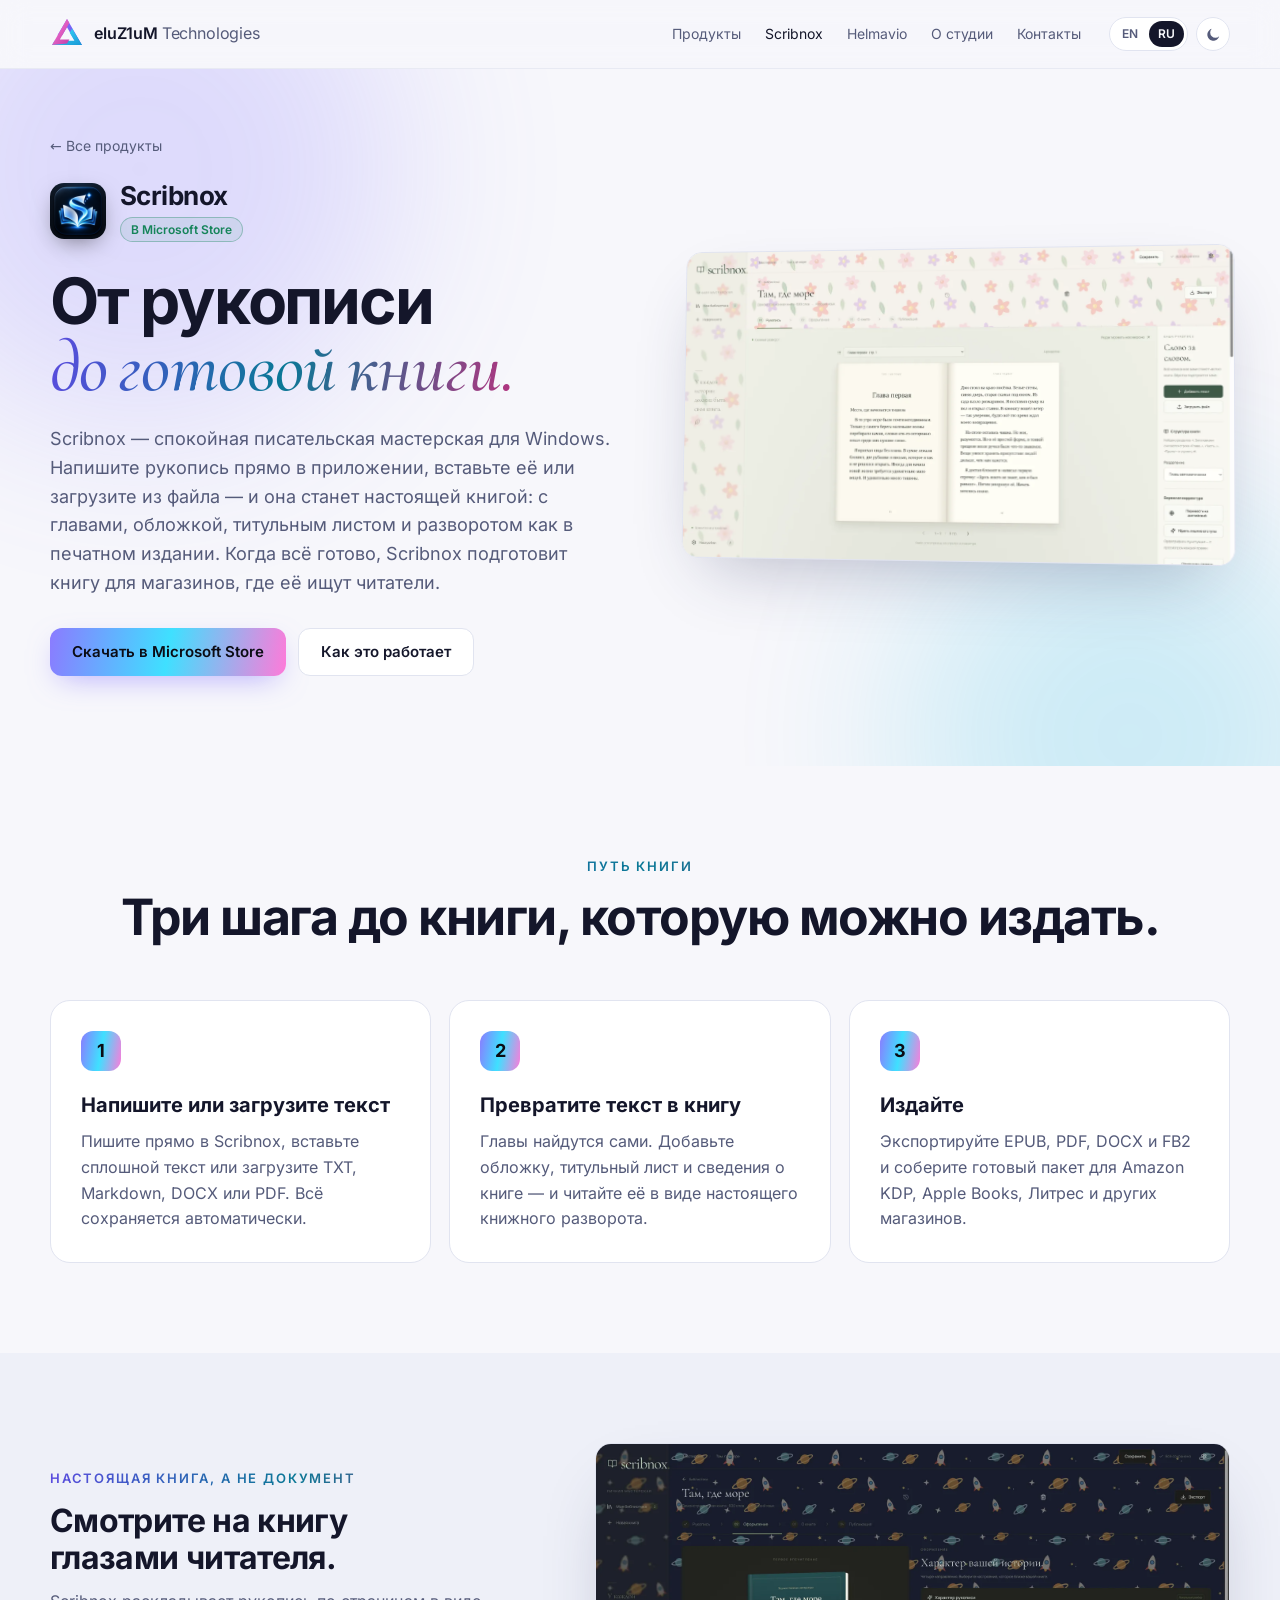
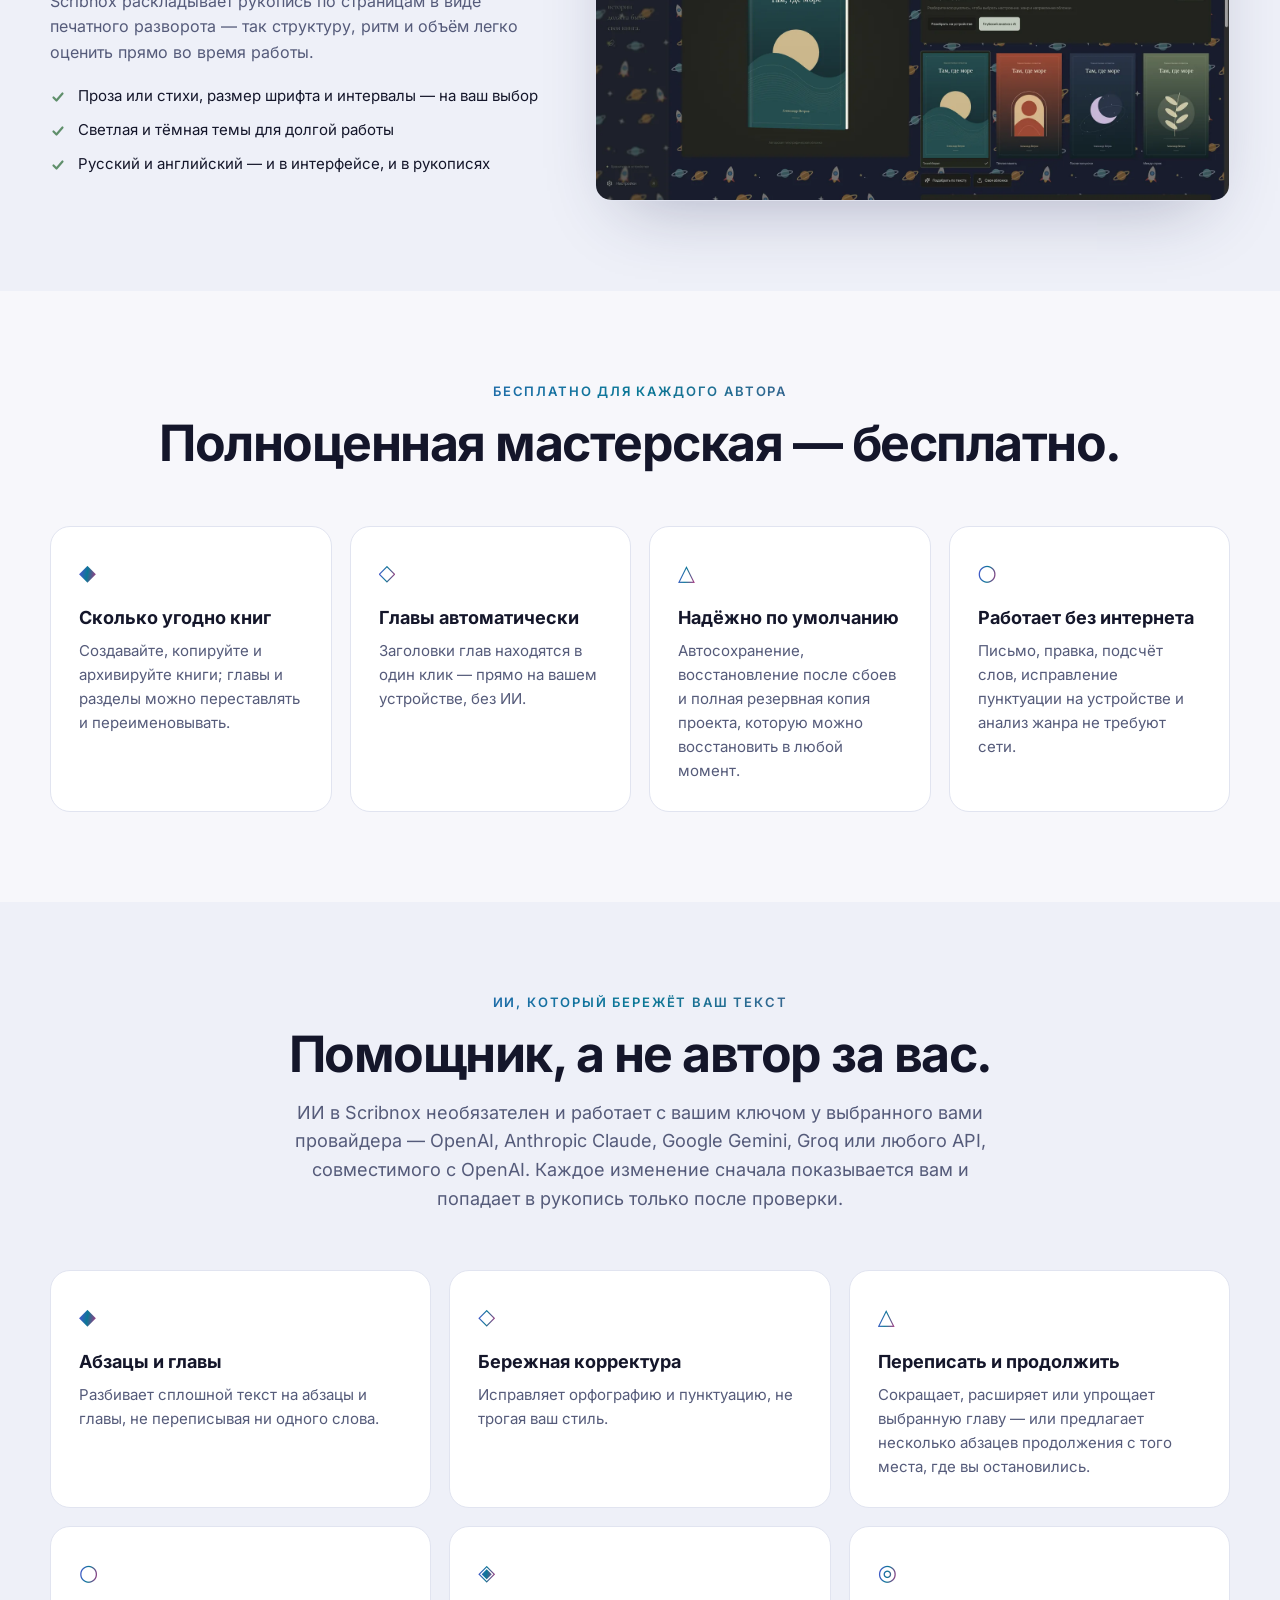
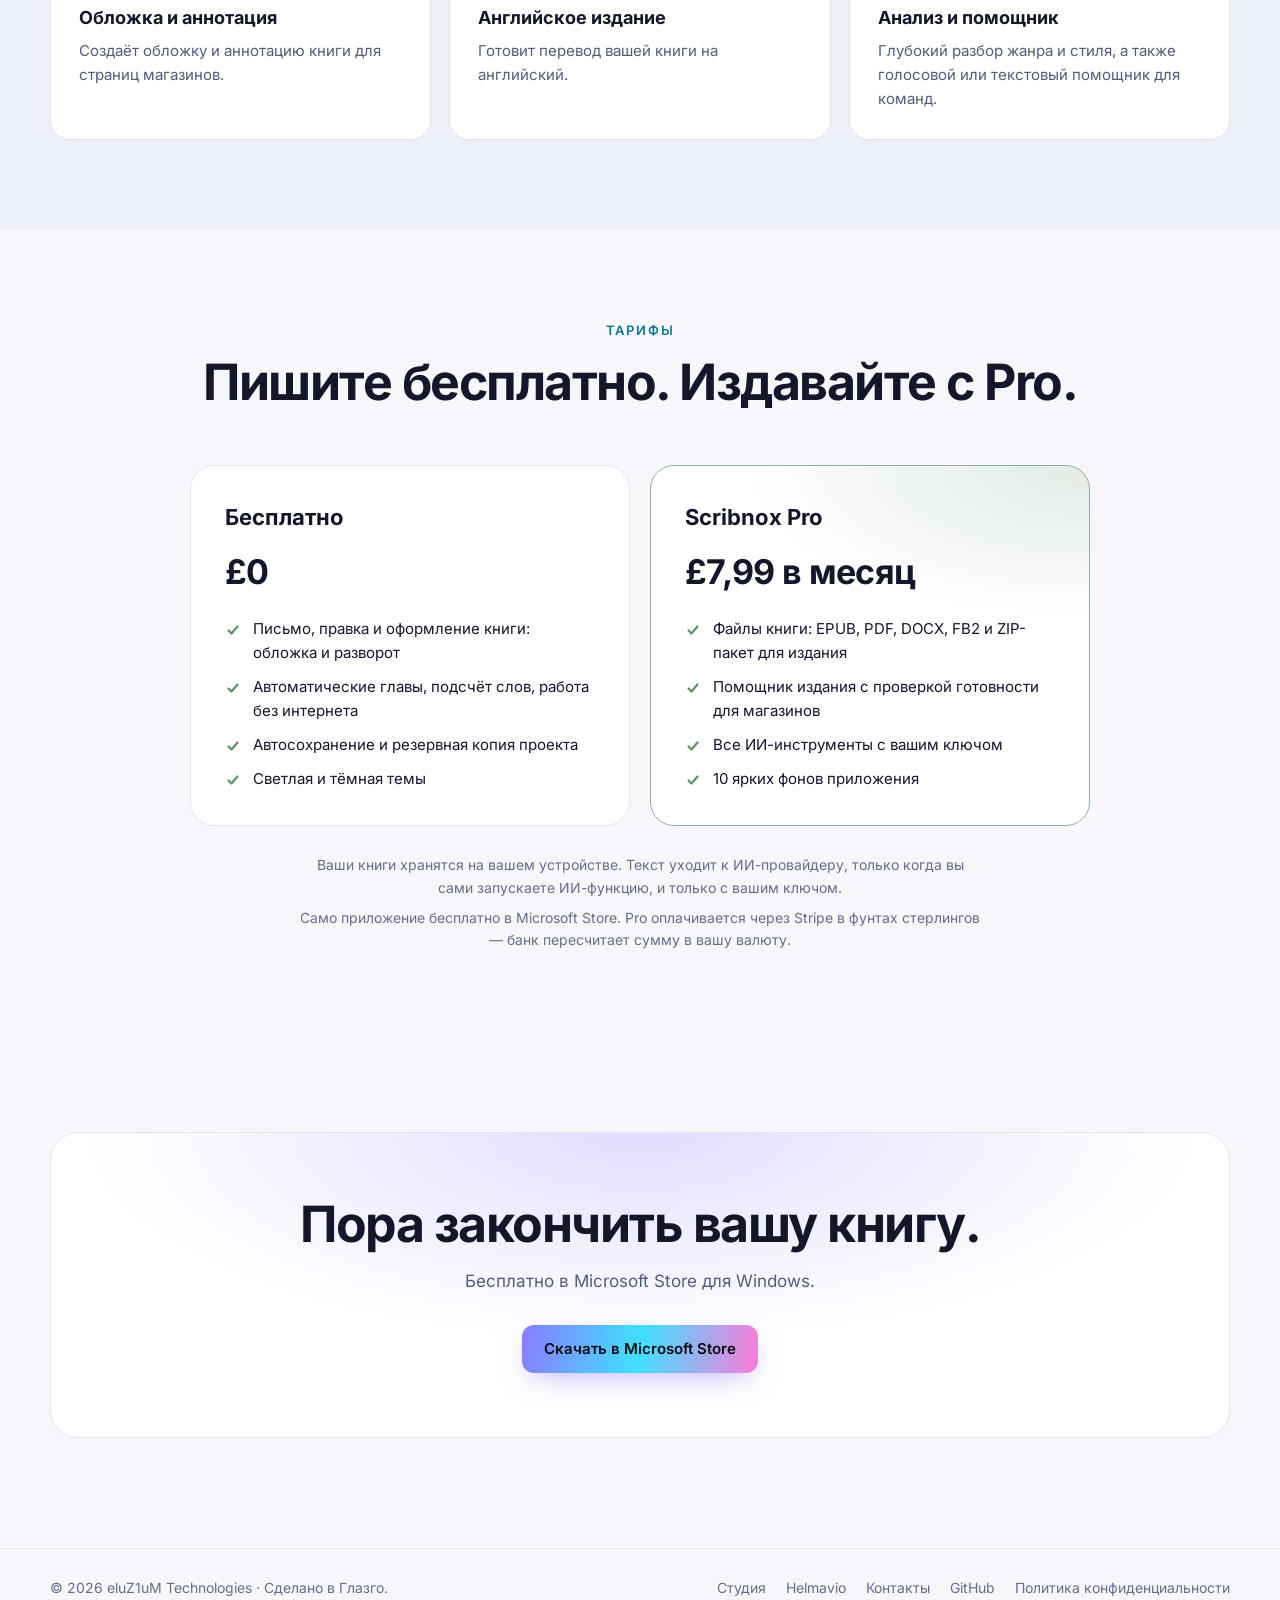
<file: ru/scribnox/index.html>
<!doctype html>
<!-- Generated by tools/build-ru.mjs from /scribnox/index.html and i18n/ru.json. Do not edit by hand. -->
<html lang="ru" data-theme="dark">
<head>
<meta charset="utf-8">
<meta name="viewport" content="width=device-width, initial-scale=1">
<title>Scribnox — от рукописи до готовой книги</title>
<meta name="description" content="Scribnox — писательская мастерская для Windows: превращает рукопись в готовую книгу с главами, обложкой и разворотом и готовит EPUB, PDF, DOCX и FB2 для магазинов.">
<link rel="canonical" href="https://eluz1um.github.io/ru/scribnox/">
<link rel="alternate" hreflang="en" href="https://eluz1um.github.io/scribnox/">
<link rel="alternate" hreflang="ru" href="https://eluz1um.github.io/ru/scribnox/">
<link rel="alternate" hreflang="x-default" href="https://eluz1um.github.io/scribnox/">
<meta property="og:site_name" content="eluZ1uM Technologies">
<meta property="og:title" content="Scribnox — от рукописи до готовой книги">
<meta property="og:description" content="Писательская мастерская для Windows: главы, обложка, печатный разворот и файлы EPUB, PDF, DOCX и FB2 для магазинов.">
<meta property="og:type" content="website">
<meta property="og:url" content="https://eluz1um.github.io/ru/scribnox/">
<meta property="og:image" content="https://eluz1um.github.io/assets/og/scribnox-ru.png">
<meta property="og:image:width" content="1200">
<meta property="og:image:height" content="630">
<meta property="og:locale" content="ru_RU">
<meta property="og:locale:alternate" content="en_GB">
<meta name="twitter:card" content="summary_large_image">
<meta name="theme-color" content="#0b0c14">
<link rel="icon" href="../../assets/logo.svg" type="image/svg+xml">
<link rel="icon" href="../../assets/icons/favicon-32.png" sizes="32x32" type="image/png">
<link rel="apple-touch-icon" href="../../assets/icons/apple-touch-icon.png">
<link rel="preload" href="../../assets/fonts/inter-cyrillic.woff2" as="font" type="font/woff2" crossorigin>
<link rel="stylesheet" href="../../assets/styles.css">
<script>
  // Before first paint: theme (saved, else system) and language (saved, else browser → /ru/).
  (function () {
    var d = document.documentElement, t = null, l = null, ok = true;
    d.className = 'js';
    try { t = localStorage.getItem('elz-theme'); l = localStorage.getItem('elz-lang'); } catch (e) { ok = false; }
    d.dataset.theme = t || (matchMedia('(prefers-color-scheme: light)').matches ? 'light' : 'dark');
    var want = l || (/^ru\b/i.test(navigator.language || '') ? 'ru' : '');
    var alt = ok && want && want !== d.lang && document.querySelector('link[rel="alternate"][hreflang="' + want + '"]');
    if (alt) location.replace(new URL(alt.href).pathname + location.hash);
  })();
</script>
<script type="application/ld+json">
{"@context":"https://schema.org","@type":"SoftwareApplication","name":"Scribnox","url":"https://eluz1um.github.io/scribnox/","downloadUrl":"https://apps.microsoft.com/detail/9PL5TT6W1RSF","image":"https://eluz1um.github.io/assets/scribnox.webp","operatingSystem":"Windows","applicationCategory":"ProductivityApplication","offers":{"@type":"Offer","price":"0","priceCurrency":"GBP"},"publisher":{"@type":"Organization","name":"eluZ1uM Technologies","url":"https://eluz1um.github.io/"}}
</script>
</head>
<body class="subpage" style="--accent:#5f8f6b">
<a class="skip" href="#main">Перейти к содержимому</a>
<header class="nav">
  <div class="wrap nav-in">
    <a class="brand" href="../" aria-label="eluZ1uM Technologies — на главную">
      <img src="../../assets/logo.svg" alt="" width="34" height="34">
      <span>eluZ1uM <b>Technologies</b></span>
    </a>
    <nav class="links" id="links" aria-label="Основное меню">
      <a href="../#products">Продукты</a>
      <a href="../scribnox/" aria-current="page">Scribnox</a>
      <a href="../helmavio/">Helmavio</a>
      <a href="../#about">О студии</a>
      <a href="../#contact">Контакты</a>
    </nav>
    <div class="tools">
      <a class="pill" id="lang" href="../../scribnox/" hreflang="en" aria-label="English version"><span data-lang="en">EN</span><span data-lang="ru">RU</span></a>
      <button class="icon" id="theme" type="button" aria-label="Сменить тему: светлая / тёмная">
        <svg class="sun" viewBox="0 0 24 24" aria-hidden="true"><circle cx="12" cy="12" r="4.5"/><path d="M12 1.5v3M12 19.5v3M1.5 12h3M19.5 12h3M4.6 4.6l2.1 2.1M17.3 17.3l2.1 2.1M4.6 19.4l2.1-2.1M17.3 6.7l2.1-2.1"/></svg>
        <svg class="moon" viewBox="0 0 24 24" aria-hidden="true"><path d="M20 14.5A8.5 8.5 0 1 1 9.5 4a7 7 0 0 0 10.5 10.5z"/></svg>
      </button>
      <button class="icon menu" id="menu" type="button" aria-expanded="false" aria-controls="links" aria-label="Меню">
        <svg class="bars" viewBox="0 0 24 24" aria-hidden="true"><path d="M4 7h16M4 12h16M4 17h16"/></svg>
        <svg class="x" viewBox="0 0 24 24" aria-hidden="true"><path d="M6 6l12 12M18 6L6 18"/></svg>
      </button>
    </div>
  </div>
</header>
<main id="main">

<section class="hero sub-hero">
  <div class="glow g1"></div><div class="glow g2"></div>
  <div class="wrap hero-in">
    <div class="hero-copy reveal">
      <a class="back" href="../#products">← Все продукты</a>
      <div class="p-name"><img src="../../assets/scribnox-icon.png" alt="" width="56" height="56"><div><p class="p-title">Scribnox</p><span class="tag live">В Microsoft Store</span></div></div>
      <h1><span>От рукописи</span><br><em>до готовой книги.</em></h1>
      <p class="lead">Scribnox — спокойная писательская мастерская для Windows. Напишите рукопись прямо в приложении, вставьте её или загрузите из файла — и она станет настоящей книгой: с главами, обложкой, титульным листом и разворотом как в печатном издании. Когда всё готово, Scribnox подготовит книгу для магазинов, где её ищут читатели.</p>
      <div class="cta"><a class="store-badge" href="https://apps.microsoft.com/detail/9PL5TT6W1RSF?mode=full" target="_blank" rel="noopener"><img data-badge src="https://get.microsoft.com/images/ru%20light.svg" alt="Скачать Scribnox в Microsoft Store" width="166" height="52"></a><a class="btn ghost" href="#path">Как это работает</a></div>
    </div>
    <div class="hero-art single reveal" aria-hidden="true"><div class="shot front"><img src="../../assets/sx/light.webp" alt="" width="1600" height="900" fetchpriority="high"></div></div>
  </div>
</section>

<section id="path" class="band">
  <div class="wrap">
    <header class="sec-head reveal"><p class="eyebrow">Путь книги</p><h2>Три шага до книги, которую можно издать.</h2></header>
    <ol class="steps">
      <li class="reveal"><b>1</b><h3>Напишите или загрузите текст</h3><p>Пишите прямо в Scribnox, вставьте сплошной текст или загрузите TXT, Markdown, DOCX или PDF. Всё сохраняется автоматически.</p></li>
      <li class="reveal"><b>2</b><h3>Превратите текст в книгу</h3><p>Главы найдутся сами. Добавьте обложку, титульный лист и сведения о книге — и читайте её в виде настоящего книжного разворота.</p></li>
      <li class="reveal"><b>3</b><h3>Издайте</h3><p>Экспортируйте EPUB, PDF, DOCX и FB2 и соберите готовый пакет для Amazon KDP, Apple Books, Литрес и других магазинов.</p></li>
    </ol>
  </div>
</section>

<section class="band alt">
  <div class="wrap">
    <article class="feature reveal">
      <div class="f-copy"><p class="eyebrow">Настоящая книга, а не документ</p><h2 class="h3">Смотрите на книгу глазами читателя.</h2><p>Scribnox раскладывает рукопись по страницам в виде печатного разворота — так структуру, ритм и объём легко оценить прямо во время работы.</p>
      <ul class="ticks"><li>Проза или стихи, размер шрифта и интервалы — на ваш выбор</li><li>Светлая и тёмная темы для долгой работы</li><li>Русский и английский — и в интерфейсе, и в рукописях</li></ul></div>
      <figure class="p-shot"><img src="../../assets/sx/dark.webp" alt="Scribnox в тёмной теме: выбор обложки для книги" width="1600" height="900" loading="lazy"></figure>
    </article>
  </div>
</section>

<section class="band">
  <div class="wrap">
    <header class="sec-head reveal"><p class="eyebrow">Бесплатно для каждого автора</p><h2>Полноценная мастерская — бесплатно.</h2></header>
    <div class="cards">
      <div class="card reveal"><span class="ic" aria-hidden="true">◆</span><h3>Сколько угодно книг</h3><p>Создавайте, копируйте и архивируйте книги; главы и разделы можно переставлять и переименовывать.</p></div>
      <div class="card reveal"><span class="ic" aria-hidden="true">◇</span><h3>Главы автоматически</h3><p>Заголовки глав находятся в один клик — прямо на вашем устройстве, без ИИ.</p></div>
      <div class="card reveal"><span class="ic" aria-hidden="true">△</span><h3>Надёжно по умолчанию</h3><p>Автосохранение, восстановление после сбоев и полная резервная копия проекта, которую можно восстановить в любой момент.</p></div>
      <div class="card reveal"><span class="ic" aria-hidden="true">○</span><h3>Работает без интернета</h3><p>Письмо, правка, подсчёт слов, исправление пунктуации на устройстве и анализ жанра не требуют сети.</p></div>
    </div>
  </div>
</section>

<section class="band alt">
  <div class="wrap">
    <header class="sec-head reveal"><p class="eyebrow">ИИ, который бережёт ваш текст</p><h2>Помощник, а не автор за вас.</h2><p class="sec-lead">ИИ в Scribnox необязателен и работает с вашим ключом у выбранного вами провайдера — OpenAI, Anthropic Claude, Google Gemini, Groq или любого API, совместимого с OpenAI. Каждое изменение сначала показывается вам и попадает в рукопись только после проверки.</p></header>
    <div class="cards c3">
      <div class="card reveal"><span class="ic" aria-hidden="true">◆</span><h3>Абзацы и главы</h3><p>Разбивает сплошной текст на абзацы и главы, не переписывая ни одного слова.</p></div>
      <div class="card reveal"><span class="ic" aria-hidden="true">◇</span><h3>Бережная корректура</h3><p>Исправляет орфографию и пунктуацию, не трогая ваш стиль.</p></div>
      <div class="card reveal"><span class="ic" aria-hidden="true">△</span><h3>Переписать и продолжить</h3><p>Сокращает, расширяет или упрощает выбранную главу — или предлагает несколько абзацев продолжения с того места, где вы остановились.</p></div>
      <div class="card reveal"><span class="ic" aria-hidden="true">○</span><h3>Обложка и аннотация</h3><p>Создаёт обложку и аннотацию книги для страниц магазинов.</p></div>
      <div class="card reveal"><span class="ic" aria-hidden="true">◈</span><h3>Английское издание</h3><p>Готовит перевод вашей книги на английский.</p></div>
      <div class="card reveal"><span class="ic" aria-hidden="true">◎</span><h3>Анализ и помощник</h3><p>Глубокий разбор жанра и стиля, а также голосовой или текстовый помощник для команд.</p></div>
    </div>
  </div>
</section>

<section id="plans" class="band">
  <div class="wrap">
    <header class="sec-head reveal"><p class="eyebrow">Тарифы</p><h2>Пишите бесплатно. Издавайте с Pro.</h2></header>
    <div class="plans">
      <div class="plan reveal"><h3>Бесплатно</h3><p class="price">£0</p><ul class="ticks"><li>Письмо, правка и оформление книги: обложка и разворот</li><li>Автоматические главы, подсчёт слов, работа без интернета</li><li>Автосохранение и резервная копия проекта</li><li>Светлая и тёмная темы</li></ul></div>
      <div class="plan pro reveal"><h3>Scribnox Pro</h3><p class="price">£7,99 в месяц</p><ul class="ticks"><li>Файлы книги: EPUB, PDF, DOCX, FB2 и ZIP-пакет для издания</li><li>Помощник издания с проверкой готовности для магазинов</li><li>Все ИИ-инструменты с вашим ключом</li><li>10 ярких фонов приложения</li></ul></div>
    </div>
    <p class="note">Ваши книги хранятся на вашем устройстве. Текст уходит к ИИ-провайдеру, только когда вы сами запускаете ИИ-функцию, и только с вашим ключом.</p>
    <p class="note">Само приложение бесплатно в Microsoft Store. Pro оплачивается через Stripe в фунтах стерлингов — банк пересчитает сумму в вашу валюту.</p>
  </div>
</section>

<section class="contact">
  <div class="wrap contact-in reveal">
    <h2>Пора закончить вашу книгу.</h2>
    <p>Бесплатно в Microsoft Store для Windows.</p>
    <div class="cta center"><a class="store-badge" href="https://apps.microsoft.com/detail/9PL5TT6W1RSF?mode=full" target="_blank" rel="noopener"><img data-badge src="https://get.microsoft.com/images/ru%20light.svg" alt="Скачать Scribnox в Microsoft Store" width="166" height="52" loading="lazy"></a></div>
  </div>
</section>

</main>
<footer class="foot">
  <div class="wrap foot-in">
    <span>© <span id="year">2026</span> eluZ1uM Technologies · <span>Сделано в Глазго.</span></span>
    <nav aria-label="Ссылки в подвале">
      <a href="../">Студия</a>
      <a href="../helmavio/">Helmavio</a>
      <a href="../#contact">Контакты</a>
      <a href="https://github.com/eluZ1uM" target="_blank" rel="noopener">GitHub</a>
      <a href="https://eluz1um.github.io/scribnox-privacy/ru.html">Политика конфиденциальности</a>
    </nav>
  </div>
</footer>
<script src="../../assets/site.js"></script>
</body>
</html>
</file>
<file: assets/styles.css>
/* eluZ1uM Technologies — studio site. Dark first, light via [data-theme="light"]. */

/* fonts (self-hosted, SIL Open Font License — see assets/fonts/README.md) */
@font-face { font-family: Inter; font-style: normal; font-weight: 400 700; font-display: swap; src: url(fonts/inter-latin.woff2) format("woff2"); unicode-range: U+0000-00FF, U+0131, U+0152-0153, U+02BB-02BC, U+02C6, U+02DA, U+02DC, U+0304, U+0308, U+0329, U+2000-206F, U+20AC, U+2122, U+2191, U+2193, U+2212, U+2215, U+FEFF, U+FFFD; }
@font-face { font-family: Inter; font-style: normal; font-weight: 400 700; font-display: swap; src: url(fonts/inter-latin-ext.woff2) format("woff2"); unicode-range: U+0100-02BA, U+02BD-02C5, U+02C7-02CC, U+02CE-02D7, U+02DD-02FF, U+0304, U+0308, U+0329, U+1D00-1DBF, U+1E00-1E9F, U+1EF2-1EFF, U+2020, U+20A0-20AB, U+20AD-20C4, U+2113, U+2C60-2C7F, U+A720-A7FF; }
@font-face { font-family: Inter; font-style: normal; font-weight: 400 700; font-display: swap; src: url(fonts/inter-cyrillic.woff2) format("woff2"); unicode-range: U+0301, U+0400-045F, U+0490-0491, U+04B0-04B1, U+2116; }
@font-face { font-family: "Instrument Serif"; font-style: italic; font-weight: 400; font-display: swap; src: url(fonts/instrument-serif-italic-latin.woff2) format("woff2"); unicode-range: U+0000-00FF, U+0131, U+0152-0153, U+02BB-02BC, U+02C6, U+02DA, U+02DC, U+0304, U+0308, U+0329, U+2000-206F, U+20AC, U+2122, U+2191, U+2193, U+2212, U+2215, U+FEFF, U+FFFD; }
@font-face { font-family: "Instrument Serif"; font-style: italic; font-weight: 400; font-display: swap; src: url(fonts/instrument-serif-italic-latin-ext.woff2) format("woff2"); unicode-range: U+0100-02BA, U+02BD-02C5, U+02C7-02CC, U+02CE-02D7, U+02DD-02FF, U+0304, U+0308, U+0329, U+1D00-1DBF, U+1E00-1E9F, U+1EF2-1EFF, U+2020, U+20A0-20AB, U+20AD-20C4, U+2113, U+2C60-2C7F, U+A720-A7FF; }
/* Instrument Serif has no Cyrillic; Cormorant Garamond italic is the closest match. */
@font-face { font-family: "Instrument Serif"; font-style: italic; font-weight: 400; font-display: swap; src: url(fonts/cormorant-italic-cyrillic.woff2) format("woff2"); unicode-range: U+0301, U+0400-045F, U+0490-0491, U+04B0-04B1, U+2116; size-adjust: 112%; }

:root {
  --bg: #0b0c14; --bg2: #11131f; --card: #151829; --line: #252a40;
  --text: #eef0fb; --muted: #9aa0bd; --dim: #868cab;
  --violet: #8b7bff; --cyan: #3fe0ff; --pink: #ff7ad9;
  --grad: linear-gradient(100deg, #8b7bff 0%, #3fe0ff 50%, #ff7ad9 100%);
  --grad-text: var(--grad);
  --live: #4ed6a0; --dev: #ff8aa2;
  --shadow: 0 30px 80px -20px #000c;
  --radius: 20px;
  color-scheme: dark;
}
:root[data-theme="light"] {
  --bg: #f7f7fb; --bg2: #eef0f8; --card: #ffffff; --line: #e1e4f0;
  --text: #14162a; --muted: #555b7a; --dim: #666c8a;
  --grad-text: linear-gradient(100deg, #5b4bdf 0%, #0a7896 50%, #b8327f 100%);
  --live: #15845a; --dev: #c0335a;
  --shadow: 0 30px 70px -28px #2a2f5a55;
  color-scheme: light;
}
* { box-sizing: border-box; }
html { scroll-behavior: smooth; }
body { margin: 0; background: var(--bg); color: var(--text); font: 16px/1.6 Inter, system-ui, "Segoe UI", sans-serif; -webkit-font-smoothing: antialiased; overflow-x: hidden; }
img { max-width: 100%; height: auto; display: block; }
a { color: inherit; }
.wrap { width: min(1180px, 100% - 40px); margin-inline: auto; }
.skip { position: absolute; left: -999px; top: 8px; background: var(--card); padding: 8px 14px; border-radius: 8px; z-index: 99; }
.skip:focus { left: 12px; }
:focus-visible { outline: 2px solid var(--cyan); outline-offset: 3px; border-radius: 6px; }
[data-theme="light"] :focus-visible { outline-color: #5b4bdf; }

/* nav */
.nav { position: sticky; top: 0; z-index: 20; backdrop-filter: blur(14px); -webkit-backdrop-filter: blur(14px); background: color-mix(in srgb, var(--bg) 78%, transparent); border-bottom: 1px solid color-mix(in srgb, var(--line) 70%, transparent); }
.nav-in { display: flex; align-items: center; gap: 28px; height: 68px; }
.brand { display: flex; align-items: center; gap: 10px; text-decoration: none; font-weight: 600; letter-spacing: -.01em; white-space: nowrap; }
.brand b { font-weight: 400; color: var(--muted); }
.links { display: flex; gap: 24px; margin-left: auto; }
.links a { text-decoration: none; color: var(--muted); font-size: 14px; transition: color .2s; }
.links a:hover, .links a[aria-current="page"] { color: var(--text); }
.tools { display: flex; gap: 8px; }
.pill, .icon { height: 34px; border: 1px solid var(--line); background: var(--card); color: var(--muted); border-radius: 999px; cursor: pointer; font: 600 12px Inter, sans-serif; }
.pill { display: flex; align-items: center; padding: 3px; gap: 2px; text-decoration: none; }
.pill span { padding: 0 9px; border-radius: 999px; line-height: 26px; }
html[lang="en"] .pill [data-lang="en"], html[lang="ru"] .pill [data-lang="ru"] { background: var(--text); color: var(--bg); }
.icon { width: 34px; display: grid; place-items: center; padding: 0; }
.icon svg { width: 17px; height: 17px; fill: none; stroke: currentColor; stroke-width: 1.8; stroke-linecap: round; }
#theme .moon { fill: currentColor; stroke: none; }
[data-theme="dark"] #theme .moon, [data-theme="light"] #theme .sun { display: none; }
.menu { display: none; }
.menu .x, .nav-open .menu .bars { display: none; }
.nav-open .menu .x { display: block; }

/* buttons */
.btn { display: inline-flex; align-items: center; justify-content: center; height: 48px; padding: 0 22px; border-radius: 12px; text-decoration: none; font-weight: 600; font-size: 15px; transition: transform .2s, box-shadow .2s, background .2s; }
.btn:hover { transform: translateY(-1px); }
.btn.primary { color: #0b0c14; background: var(--grad); box-shadow: 0 10px 30px -10px #8b7bffaa; }
.btn.ghost { border: 1px solid var(--line); background: var(--card); }
.cta { display: flex; flex-wrap: wrap; gap: 12px; margin-top: 30px; }
.cta.center { justify-content: center; }

/* hero */
.hero { position: relative; padding: 96px 0 110px; overflow: hidden; }
.glow { position: absolute; border-radius: 50%; filter: blur(90px); opacity: .45; pointer-events: none; }
.g1 { width: 520px; height: 520px; background: #6b5bff; top: -160px; left: -120px; }
.g2 { width: 460px; height: 460px; background: #13b8e0; bottom: -200px; right: -80px; opacity: .3; }
[data-theme="light"] .glow { opacity: .18; }
.hero-in { position: relative; display: grid; grid-template-columns: 1.02fr 1fr; gap: 56px; align-items: center; }
.eyebrow { margin: 0 0 14px; font-size: 13px; font-weight: 600; letter-spacing: .14em; text-transform: uppercase; background: var(--grad-text); -webkit-background-clip: text; background-clip: text; color: transparent; }
h1 { margin: 0; font-size: clamp(42px, 5.6vw, 74px); line-height: 1.02; letter-spacing: -.035em; font-weight: 700; text-wrap: balance; }
h1 em, h2 em { font-family: "Instrument Serif", Georgia, serif; font-style: italic; font-weight: 400; letter-spacing: -.01em; background: var(--grad-text); -webkit-background-clip: text; background-clip: text; color: transparent; padding-right: .06em; }
.lead { margin: 24px 0 0; max-width: 560px; color: var(--muted); font-size: 18px; }
.facts { list-style: none; display: flex; flex-wrap: wrap; gap: 10px 26px; padding: 0; margin: 34px 0 0; color: var(--muted); font-size: 14px; }
.facts b { color: var(--text); font-size: 20px; margin-right: 4px; }
.hero-art { position: relative; height: 470px; perspective: 1400px; }
.shot { position: absolute; border-radius: 16px; overflow: hidden; border: 1px solid var(--line); box-shadow: var(--shadow); background: var(--card); }
.shot.back { width: 78%; right: -4%; top: 0; transform: rotateY(-14deg) rotateX(4deg); opacity: .9; }
.shot.front { width: 82%; left: 0; bottom: 0; transform: rotateY(-8deg) rotateX(3deg); }
.hero-art:hover .front { transform: rotateY(-3deg) rotateX(1deg) translateY(-4px); }
.shot { transition: transform .8s cubic-bezier(.2,.7,.2,1); }

/* sections */
section { scroll-margin-top: 70px; }
.sec-head { text-align: center; margin-bottom: 56px; }
h2 { margin: 0; font-size: clamp(32px, 4.2vw, 50px); line-height: 1.08; letter-spacing: -.03em; text-wrap: balance; }
.products { padding: 90px 0 40px; background: linear-gradient(var(--bg), var(--bg2)); }
.product { display: grid; grid-template-columns: 1fr 1.25fr; gap: 56px; align-items: center; padding: 44px; margin-bottom: 36px; border-radius: 28px; background: var(--card); border: 1px solid var(--line); position: relative; overflow: hidden; }
.product::before { content: ""; position: absolute; inset: 0; background: radial-gradient(600px 300px at 0% 0%, color-mix(in srgb, var(--accent) 22%, transparent), transparent 70%); pointer-events: none; }
.product.flip { grid-template-columns: 1.25fr 1fr; }
.product.flip .p-copy { order: 2; }
.p-copy { position: relative; }
.p-name { display: flex; align-items: center; gap: 14px; }
.p-name img { border-radius: 14px; box-shadow: 0 8px 24px -8px #0008; }
.p-name h3, .p-name .p-title { margin: 0; font-size: 26px; font-weight: 700; letter-spacing: -.02em; line-height: 1.3; }
.p-name h3 a { text-decoration: none; }
.p-name h3 a:hover { text-decoration: underline; text-underline-offset: 4px; text-decoration-thickness: 2px; }
.tag { display: inline-block; margin-top: 4px; font-size: 12px; font-weight: 600; padding: 2px 10px; border-radius: 999px; border: 1px solid; }
.tag.live { color: var(--live); border-color: color-mix(in srgb, var(--live) 35%, transparent); background: color-mix(in srgb, var(--live) 8%, transparent); }
.tag.dev { color: var(--dev); border-color: color-mix(in srgb, var(--dev) 35%, transparent); background: color-mix(in srgb, var(--dev) 8%, transparent); }
.p-tagline { margin: 22px 0 8px; font-size: 24px; font-weight: 600; letter-spacing: -.02em; }
.p-copy > p { color: var(--muted); }
.ticks { list-style: none; padding: 0; margin: 18px 0 0; display: grid; gap: 10px; }
.ticks li { position: relative; padding-left: 28px; font-size: 15px; }
.ticks li::before { content: ""; position: absolute; left: 0; top: 5px; width: 16px; height: 16px; border-radius: 50%; background: var(--accent, var(--violet)); -webkit-mask: url('data:image/svg+xml;utf8,<svg xmlns="http://www.w3.org/2000/svg" viewBox="0 0 16 16"><path d="M3.5 8.5l3 3 6-7" fill="none" stroke="black" stroke-width="2.2" stroke-linecap="round" stroke-linejoin="round"/></svg>') center/16px no-repeat; mask: url('data:image/svg+xml;utf8,<svg xmlns="http://www.w3.org/2000/svg" viewBox="0 0 16 16"><path d="M3.5 8.5l3 3 6-7" fill="none" stroke="black" stroke-width="2.2" stroke-linecap="round" stroke-linejoin="round"/></svg>') center/16px no-repeat; }
.p-cta { margin-top: 28px; min-height: 52px; display: flex; align-items: center; gap: 14px; flex-wrap: wrap; }
.store-badge img { height: 52px; width: auto; }
.store-badge { display: inline-block; border-radius: 8px; transition: transform .2s; }
.store-badge:hover { transform: translateY(-1px); }
.p-shot { margin: 0; border-radius: 16px; overflow: hidden; border: 1px solid var(--line); box-shadow: var(--shadow); position: relative; }
.p-shot.battle { aspect-ratio: 16 / 10; background: #090b16; }
.p-shot.battle svg { width: 100%; height: 100%; display: block; }
.btn.more { height: 46px; }

/* principles */
.principles { padding: 100px 0; background: var(--bg2); }
.cards { display: grid; grid-template-columns: repeat(4, 1fr); gap: 18px; }
.card { padding: 28px; border-radius: var(--radius); background: var(--card); border: 1px solid var(--line); transition: transform .3s, border-color .3s; }
.card:hover { transform: translateY(-4px); border-color: color-mix(in srgb, var(--violet) 50%, var(--line)); }
.card .ic { font-size: 22px; background: var(--grad-text); -webkit-background-clip: text; background-clip: text; color: transparent; }
.card h3 { margin: 14px 0 6px; font-size: 18px; }
.card p { margin: 0; color: var(--muted); font-size: 15px; }

/* about / contact */
.about { padding: 110px 0; }
.about-in { display: grid; grid-template-columns: 160px 1fr; gap: 48px; align-items: center; max-width: 900px; }
.about-logo { width: 140px; height: 140px; filter: drop-shadow(0 20px 40px #6b5bff55); animation: float 7s ease-in-out infinite; }
.about p:not(.eyebrow) { color: var(--muted); font-size: 17px; }
.contact { padding: 90px 0 110px; }
.contact-in { text-align: center; padding: 64px 32px; border-radius: 28px; background: radial-gradient(800px 300px at 50% 0%, #6b5bff33, transparent 70%), var(--card); border: 1px solid var(--line); }
.contact-in p { color: var(--muted); font-size: 17px; }
.contact-in .mail a { font-weight: 600; color: var(--text); text-decoration: none; overflow-wrap: anywhere; }
.contact-in .mail a:hover { text-decoration: underline; text-underline-offset: 4px; }
.foot { border-top: 1px solid var(--line); padding: 28px 0; color: var(--dim); font-size: 14px; }
.foot-in { display: flex; flex-wrap: wrap; gap: 10px 28px; justify-content: space-between; }
.foot nav { display: flex; flex-wrap: wrap; gap: 6px 20px; }
.foot a { text-decoration: none; }
.foot a:hover { color: var(--text); }

/* product pages */
.sub-hero { padding: 64px 0 90px; }
.back { display: inline-block; margin-bottom: 22px; color: var(--muted); text-decoration: none; font-size: 14px; }
.back:hover { color: var(--text); }
.sub-hero h1 { margin-top: 26px; font-size: clamp(38px, 5vw, 64px); }
.hero-art.single { height: auto; }
.hero-art.single .shot { position: relative; width: 100%; transform: rotateY(-8deg) rotateX(3deg); }
.band { padding: 90px 0; }
.band.alt { background: var(--bg2); }
.sec-lead { max-width: 720px; margin: 18px auto 0; color: var(--muted); font-size: 18px; }
.steps { list-style: none; padding: 0; margin: 0; display: grid; grid-template-columns: repeat(3, 1fr); gap: 18px; }
.steps li { padding: 30px; border-radius: var(--radius); background: var(--card); border: 1px solid var(--line); }
.steps b { display: grid; place-items: center; width: 40px; height: 40px; border-radius: 12px; background: var(--grad); color: #0b0c14; font-size: 18px; }
.steps h3 { margin: 18px 0 8px; font-size: 20px; }
.steps p, .f-copy > p:not(.eyebrow) { margin: 0; color: var(--muted); }
.cards.c3 { grid-template-columns: repeat(3, 1fr); }
.feature { display: grid; grid-template-columns: 1fr 1.3fr; gap: 56px; align-items: center; margin-bottom: 70px; }
.feature:last-child { margin-bottom: 0; }
.feature.flip { grid-template-columns: 1.3fr 1fr; }
.feature.flip .f-copy { order: 2; }
.f-copy h3, .f-copy .h3 { margin: 0 0 12px; font-size: clamp(24px, 2.6vw, 32px); letter-spacing: -.02em; line-height: 1.15; }
.plans { display: grid; grid-template-columns: 1fr 1fr; gap: 20px; max-width: 900px; margin: 0 auto; }
.plan { padding: 34px; border-radius: 24px; background: var(--card); border: 1px solid var(--line); }
.plan.pro { border-color: color-mix(in srgb, var(--accent, var(--violet)) 60%, var(--line)); background: radial-gradient(500px 220px at 100% 0%, color-mix(in srgb, var(--accent, var(--violet)) 18%, transparent), transparent 70%), var(--card); }
.plan h3 { margin: 0; font-size: 22px; }
.price { margin: 10px 0 0; font-size: 34px; font-weight: 700; letter-spacing: -.02em; }
.price-alt { margin: 2px 0 0; color: var(--muted); font-size: 14px; }
.note { text-align: center; color: var(--dim); font-size: 14px; margin: 28px auto 0; max-width: 680px; }
.note + .note { margin-top: 8px; }

/* 404 */
.lost { min-height: calc(100vh - 68px - 86px); display: grid; place-items: center; text-align: center; }
.lost .code { font-size: clamp(90px, 18vw, 180px); font-weight: 700; line-height: 1; letter-spacing: -.05em; margin: 0; background: var(--grad-text); -webkit-background-clip: text; background-clip: text; color: transparent; }
.lost h1 { font-size: clamp(28px, 4vw, 40px); margin-top: 12px; }
.lost h1[lang] { margin-top: 28px; }
.lost p { color: var(--muted); margin: 6px 0 0; }

/* motion (content is hidden only when JS is running and can reveal it) */
@keyframes float { 50% { transform: translateY(-10px) rotate(4deg); } }
.js .reveal { opacity: 0; transform: translateY(24px); transition: opacity .8s ease, transform .8s cubic-bezier(.2,.7,.2,1); }
.js .reveal.in { opacity: 1; transform: none; }
@media (prefers-reduced-motion: reduce) { .js .reveal { opacity: 1; transform: none; transition: none; } .about-logo { animation: none; } html { scroll-behavior: auto; } .shot, .card, .btn, .store-badge { transition: none; } }

/* responsive */
@media (max-width: 980px) {
  .hero-in, .product, .product.flip, .steps, .cards.c3, .feature, .feature.flip, .plans { grid-template-columns: 1fr; }
  .product.flip .p-copy, .feature.flip .f-copy { order: 0; }
  .hero-art { height: 340px; }
  .hero-art.single .shot { transform: none; }
  .cards { grid-template-columns: 1fr 1fr; }
  .nav-in { gap: 12px; }
  .tools { margin-left: auto; }
  .menu { display: grid; }
  .links { display: none; position: absolute; left: 0; right: 0; top: 68px; flex-direction: column; gap: 0; margin: 0; padding: 8px 20px 16px; background: var(--bg); border-bottom: 1px solid var(--line); box-shadow: 0 24px 40px -24px #0008; }
  .nav-open .links { display: flex; }
  .links a { font-size: 17px; padding: 12px 0; color: var(--text); border-bottom: 1px solid color-mix(in srgb, var(--line) 60%, transparent); }
  .links a:last-child { border-bottom: 0; }
}
@media (max-width: 560px) {
  .wrap { width: calc(100% - 32px); }
  .hero { padding: 56px 0 70px; }
  .hero-art { height: 230px; }
  .product { padding: 24px; border-radius: 22px; }
  .cards { grid-template-columns: 1fr; }
  .about-in { grid-template-columns: 1fr; text-align: center; }
  .about-logo { margin: 0 auto; width: 100px; height: 100px; }
  .brand span { font-size: 15px; }
  .brand b { display: none; }
  .cta .btn { flex: 1 1 auto; }
  .band { padding: 64px 0; }
  .sub-hero { padding: 40px 0 60px; }
  .contact-in { padding: 48px 20px; }
  .plan { padding: 26px; }
}
</file>
